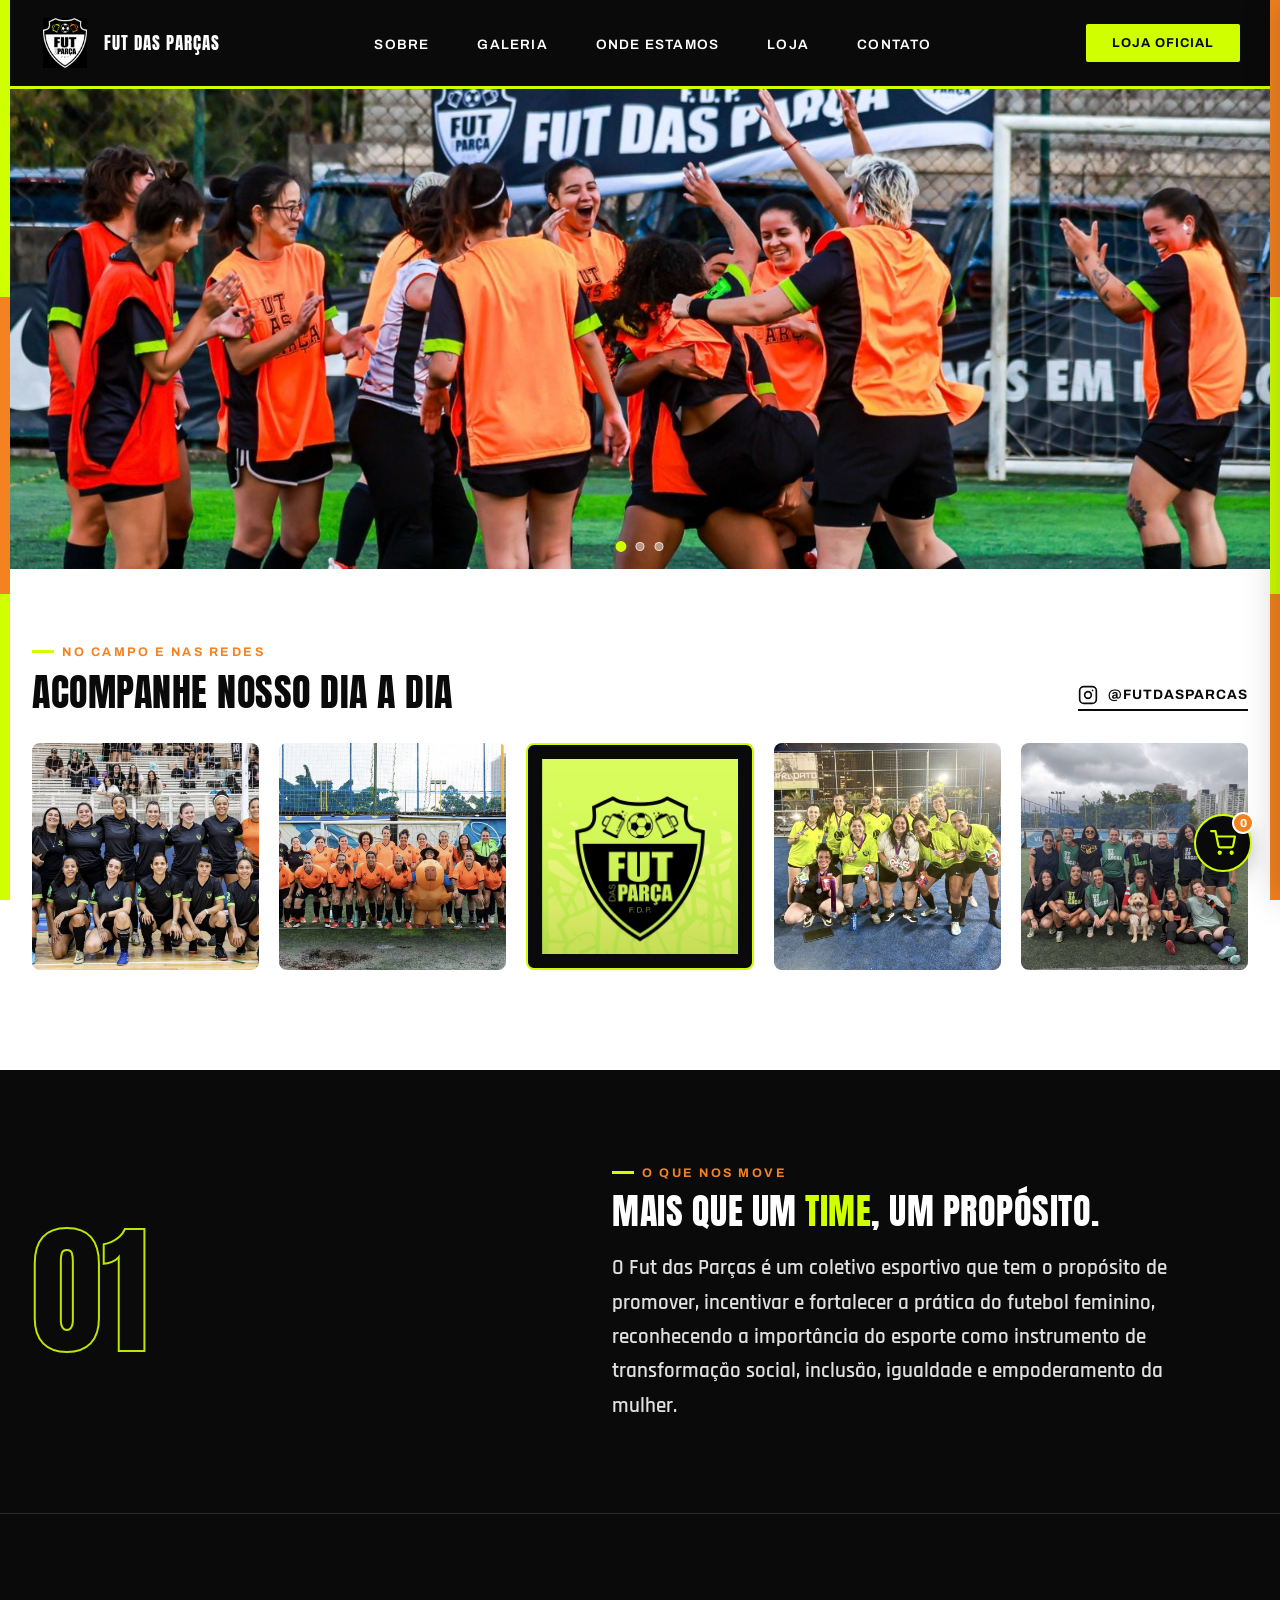
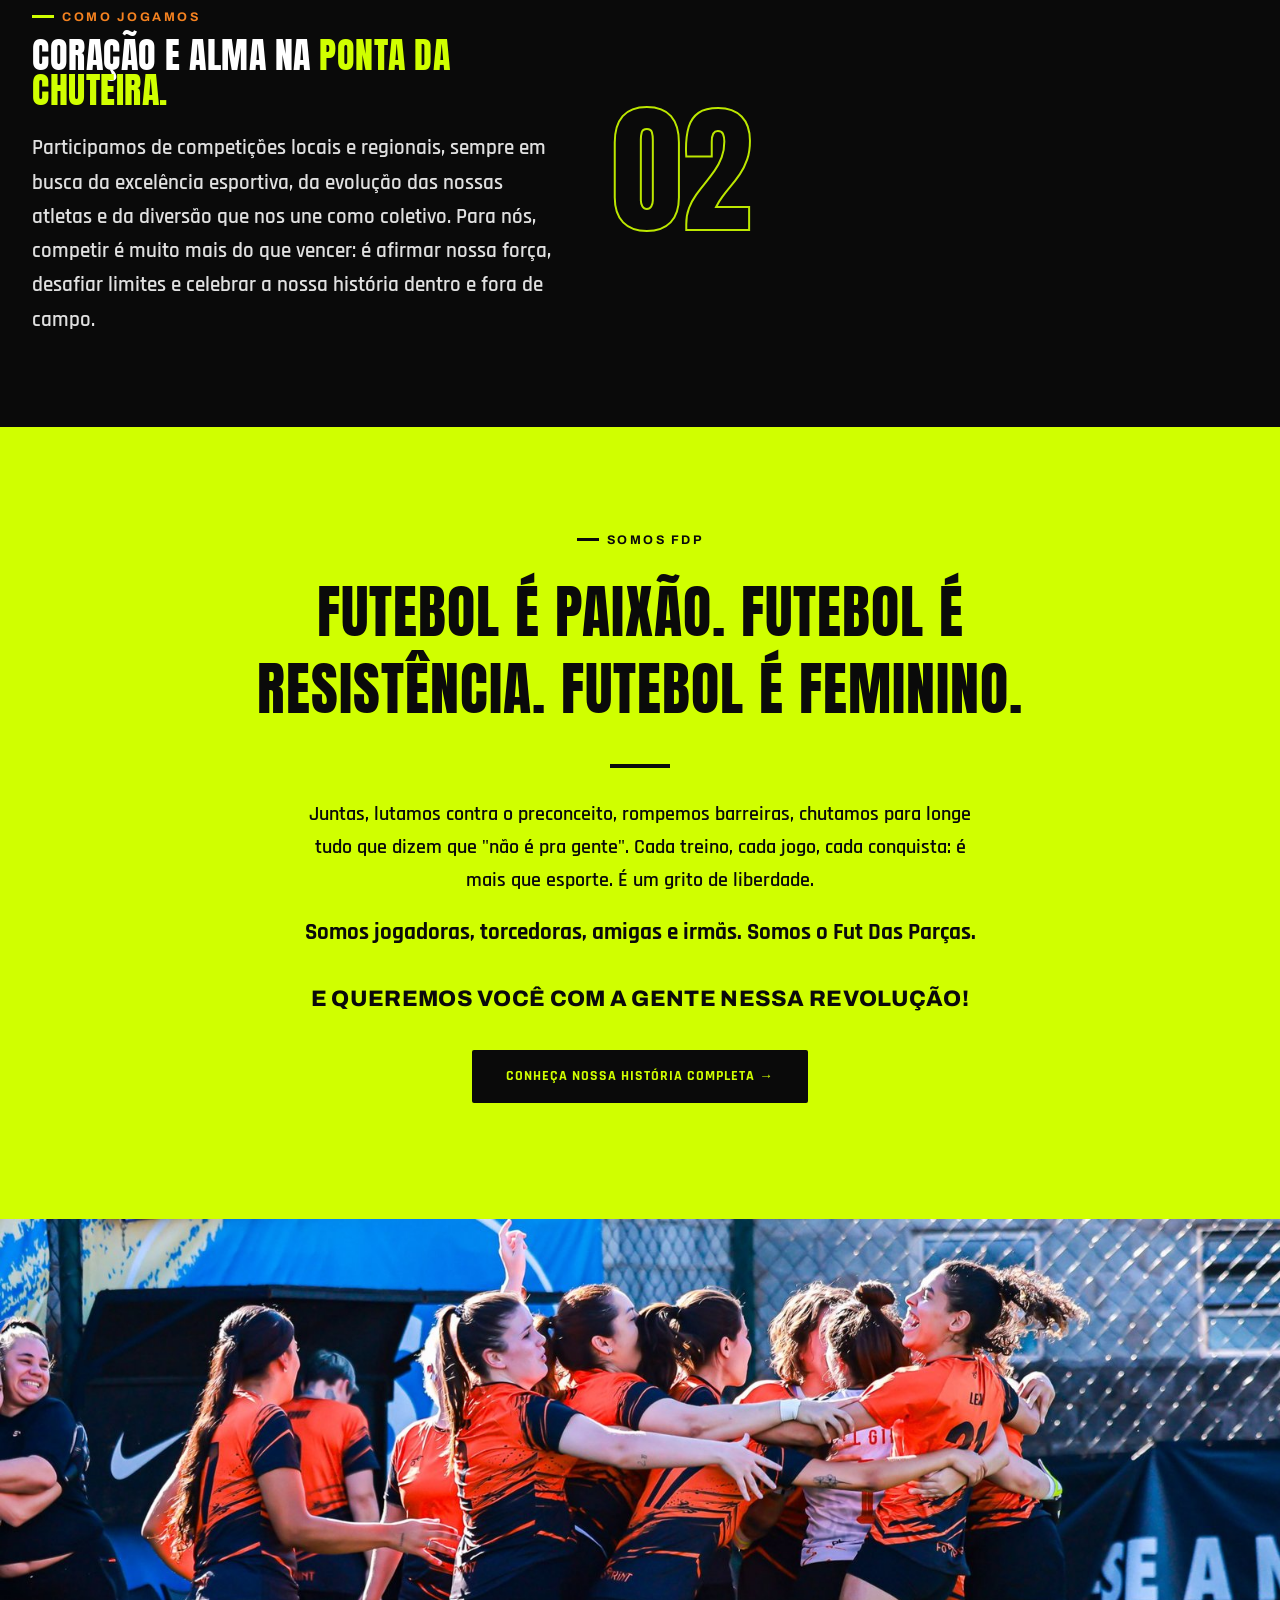
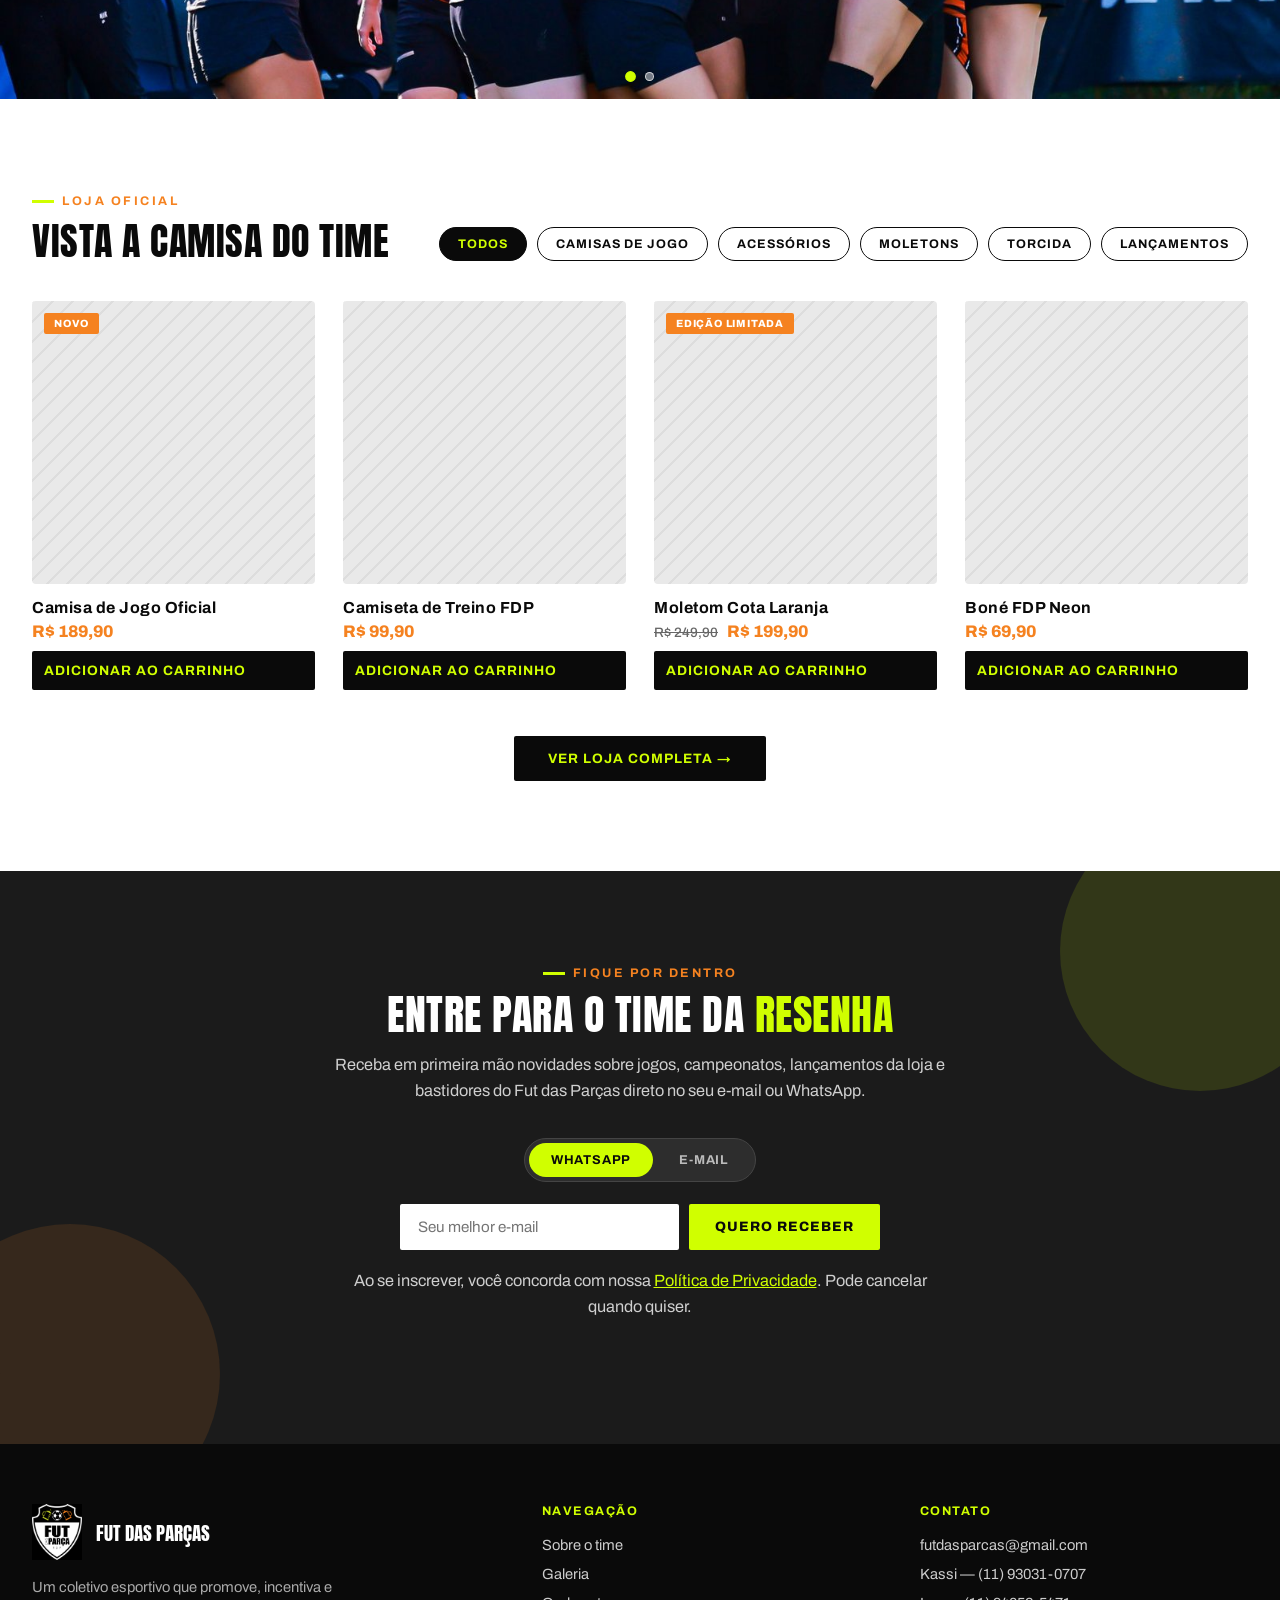
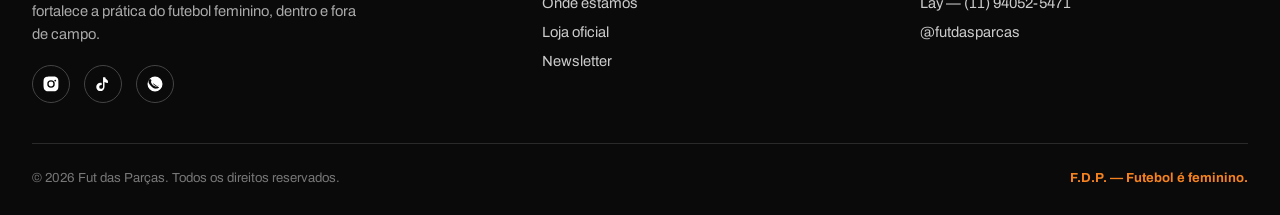
<file: index.html>
<!DOCTYPE html>
<html lang="pt-BR">
<head>
<meta charset="UTF-8">
<meta name="viewport" content="width=device-width, initial-scale=1.0">
<title>Fut das Parças | F.D.P.</title>
<link rel="icon" type="image/x-icon" href="assets/favicon.ico">
<link rel="icon" type="image/png" sizes="16x16" href="assets/favicon-16.png">
<link rel="icon" type="image/png" sizes="32x32" href="assets/favicon-32.png">
<link rel="icon" type="image/png" sizes="192x192" href="assets/favicon-192.png">
<link rel="apple-touch-icon" sizes="180x180" href="assets/apple-touch-icon.png">
<link rel="canonical" href="https://www.futdasparcas.com.br/">
<meta name="description" content="Fut das Parças (FDP) — clube feminino de futebol em São Paulo. Mais que um time, uma instituição.">
<meta property="og:title" content="Fut das Parças | F.D.P.">
<meta property="og:description" content="Clube feminino de futebol em São Paulo. Mais que um time, uma instituição.">
<meta property="og:url" content="https://www.futdasparcas.com.br/">
<meta property="og:type" content="website">
<link rel="preconnect" href="https://fonts.googleapis.com">
<link rel="preconnect" href="https://fonts.gstatic.com" crossorigin>
<link href="https://fonts.googleapis.com/css2?family=Anton&family=Archivo:ital,wght@0,400;0,500;0,600;0,700;0,800;1,400&family=Rajdhani:wght@400;500;600;700&display=swap" rel="stylesheet">
<style>
  :root{
    --branco:#ffffff;
    --preto:#0a0a0a;
    --grafite:#1b1b1b;
    --cinza:#666666;
    --cinza-claro:#e9e9e9;
    --neon:#d0ff00;
    --laranja:#f58220;
    --maxw:1280px;
  }

  *{margin:0;padding:0;box-sizing:border-box;}

  html{scroll-behavior:smooth;}

  body{
    font-family:'Archivo',sans-serif;
    color:var(--preto);
    background:var(--branco);
    -webkit-font-smoothing:antialiased;
    overflow-x:hidden;
  }

  h1,h2,h3,h4{
    font-family:'Anton',sans-serif;
    text-transform:uppercase;
    font-weight:400;
    letter-spacing:0.5px;
    line-height:1;
  }

  a{text-decoration:none;color:inherit;}
  ul{list-style:none;}
  img{display:block;max-width:100%;}
  button{font-family:inherit;cursor:pointer;border:none;}

  /* ---------- friso lateral neon ---------- */
  .frisos{
    position:fixed;
    top:0;
    bottom:0;
    width:10px;
    z-index:500;
    pointer-events:none;
  }
  .friso-esq{
    left:0;
    background:linear-gradient(180deg, var(--neon) 0%, var(--neon) 33%, var(--laranja) 33%, var(--laranja) 66%, var(--neon) 66%, var(--neon) 100%);
  }
  .friso-dir{
    right:0;
    background:linear-gradient(180deg, var(--laranja) 0%, var(--laranja) 33%, var(--neon) 33%, var(--neon) 66%, var(--laranja) 66%, var(--laranja) 100%);
  }

  .wrap{
    max-width:var(--maxw);
    margin:0 auto;
    padding:0 32px;
  }

  /* ---------- header ---------- */
  header{
    position:sticky;
    top:0;
    z-index:100;
    background:var(--preto);
    border-bottom:3px solid var(--neon);
  }
  .nav{
    display:flex;
    align-items:center;
    justify-content:space-between;
    gap:40px;
    padding:18px 40px;
    max-width:var(--maxw);
    margin:0 auto;
  }
  .nav-logo{
    display:flex;
    align-items:center;
    gap:14px;
    flex-shrink:0;
  }
  .nav-logo img{
    height:50px;
    width:50px;
    object-fit:contain;
    flex-shrink:0;
  }
  .nav-logo span{
    color:var(--branco);
    font-family:'Anton',sans-serif;
    font-size:1.05rem;
    letter-spacing:1px;
    white-space:nowrap;
  }
  .nav-links{
    display:flex;
    align-items:center;
    gap:44px;
    flex:1;
    justify-content:center;
  }
  .nav-links a{
    color:var(--branco);
    font-size:0.85rem;
    font-weight:600;
    letter-spacing:1.2px;
    text-transform:uppercase;
    position:relative;
    padding:8px 2px;
    transition:color .25s;
  }
  .nav-links a::after{
    content:"";
    position:absolute;
    left:0;bottom:0;
    width:0;height:2px;
    background:var(--neon);
    transition:width .25s;
  }
  .nav-links a:hover{color:var(--neon);}
  .nav-links a:hover::after{width:100%;}
  .nav-links a.ativo-nav{color:var(--neon);}
  .nav-links a.ativo-nav::after{width:100%;}

  .nav-cta{
    background:var(--neon);
    color:var(--preto);
    font-size:0.8rem;
    font-weight:700;
    letter-spacing:1px;
    text-transform:uppercase;
    padding:12px 26px;
    border-radius:2px;
    transition:transform .2s, background .2s;
    white-space:nowrap;
    flex-shrink:0;
  }
  .nav-cta:hover{background:var(--laranja); color:var(--branco); transform:translateY(-2px);}

  .nav-burger{
    display:none;
    flex-direction:column;
    gap:5px;
    background:none;
    padding:6px;
  }
  .nav-burger span{
    width:26px;height:3px;background:var(--branco);
  }

  /* ---------- banner placeholder ---------- */
  .banner-placeholder{
    width:100%;
    aspect-ratio:16/6;
    background:
      repeating-linear-gradient(135deg, var(--cinza-claro) 0 2px, transparent 2px 14px),
      var(--branco);
    border-bottom:1px solid #ddd;
    display:flex;
    align-items:center;
    justify-content:center;
  }
  .banner-placeholder span{
    font-family:'Archivo',sans-serif;
    font-weight:700;
    letter-spacing:2px;
    text-transform:uppercase;
    font-size:0.8rem;
    color:var(--cinza);
    background:var(--branco);
    padding:8px 18px;
    border:1.5px dashed #ccc;
  }

  /* ---------- carrossel do banner principal ---------- */
  .banner-carrossel{
    width:100%;
    aspect-ratio:16/6;
    position:relative;
    overflow:hidden;
    background:var(--preto);
  }
  .banner-carrossel .slide{
    position:absolute;
    inset:0;
    opacity:0;
    transition:opacity 1s ease;
  }
  .banner-carrossel .slide.ativo{
    opacity:1;
  }
  .banner-carrossel .slide img{
    width:100%;
    height:100%;
    object-fit:cover;
    display:block;
  }
  .banner-carrossel .slide-dots{
    position:absolute;
    bottom:18px;
    left:50%;
    transform:translateX(-50%);
    display:flex;
    gap:10px;
    z-index:5;
  }
  .banner-carrossel .slide-dot{
    width:9px;
    height:9px;
    border-radius:50%;
    background:rgba(255,255,255,0.45);
    border:1.5px solid rgba(255,255,255,0.7);
    cursor:pointer;
    padding:0;
    transition:background .2s, transform .2s;
  }
  .banner-carrossel .slide-dot.ativo{
    background:var(--neon);
    border-color:var(--neon);
    transform:scale(1.2);
  }

  /* ---------- seção genérica ---------- */
  section{
    padding:88px 0;
  }
  .eyebrow{
    display:inline-flex;
    align-items:center;
    gap:8px;
    font-size:0.78rem;
    font-weight:700;
    letter-spacing:2.5px;
    text-transform:uppercase;
    color:var(--laranja);
    margin-bottom:14px;
  }
  .eyebrow::before{
    content:"";
    width:22px;height:3px;
    background:var(--neon);
  }

  /* ---------- galeria instagram ---------- */
  .galeria{
    padding:70px 0 100px;
  }
  .galeria-head{
    display:flex;
    align-items:flex-end;
    justify-content:space-between;
    margin-bottom:32px;
    flex-wrap:wrap;
    gap:16px;
  }
  .galeria-head h2{
    font-size:clamp(1.8rem, 3vw, 2.4rem);
  }
  .ig-link{
    display:inline-flex;
    align-items:center;
    gap:10px;
    font-weight:700;
    font-size:0.85rem;
    letter-spacing:1px;
    text-transform:uppercase;
    color:var(--preto);
    border-bottom:2px solid var(--preto);
    padding-bottom:4px;
    transition:color .2s, border-color .2s;
  }
  .ig-link:hover{color:var(--laranja); border-color:var(--laranja);}
  .ig-link svg{width:20px;height:20px;}

  .galeria .wrap{
    max-width:1440px;
  }
  .galeria-grid{
    display:grid;
    grid-template-columns:repeat(5, 1fr);
    gap:20px;
  }
  .galeria-item{
    position:relative;
    overflow:hidden;
    border-radius:8px;
    background:var(--grafite);
    aspect-ratio:1/1;
    transition:transform .3s ease;
  }
  .galeria-item:hover{
    transform:translateY(-4px);
  }
  .galeria-item img{
    width:100%;
    height:100%;
    object-fit:cover;
    display:block;
  }
  .galeria-item-escudo{
    border:2px solid var(--neon);
    background:var(--preto);
  }
  .galeria-item-escudo img{
    object-fit:contain;
    padding:14px;
  }

  /* ---------- institucional ---------- */
  .institucional{
    background:var(--preto);
    color:var(--branco);
    padding:0;
  }
  .inst-block{
    padding:90px 0;
    border-bottom:1px solid #2a2a2a;
  }
  .inst-block:last-child{border-bottom:none;}

  .inst-grid{
    display:grid;
    grid-template-columns:0.9fr 1.1fr;
    gap:60px;
    align-items:center;
  }
  .inst-grid.reverse .inst-num{order:2;}
  .inst-grid.reverse .inst-text{order:1;}

  .inst-num{
    font-family:'Anton',sans-serif;
    font-size:clamp(5rem, 11vw, 9rem);
    line-height:0.8;
    color:transparent;
    -webkit-text-stroke:2px var(--neon);
    opacity:0.9;
  }
  .inst-text h3{
    font-size:clamp(1.7rem, 2.8vw, 2.3rem);
    margin-bottom:22px;
    color:var(--branco);
  }
  .inst-text h3 span{color:var(--neon);}
  .inst-text p{
    font-family:'Rajdhani',sans-serif;
    font-weight:600;
    font-size:1.3rem;
    line-height:1.65;
    color:#e0e0e0;
    max-width:580px;
  }

  /* manifesto */
  .manifesto{
    background:var(--neon);
    color:var(--preto);
    padding:100px 0;
    text-align:center;
  }
  .manifesto .eyebrow{color:var(--preto); justify-content:center; margin-bottom:26px;}
  .manifesto .eyebrow::before{background:var(--preto);}
  .manifesto h2{
    font-size:clamp(2.2rem, 5vw, 3.6rem);
    line-height:1.35;
    letter-spacing:1px;
    margin:0 auto 36px;
    max-width:820px;
  }
  .manifesto p{
    font-family:'Rajdhani',sans-serif;
    max-width:680px;
    margin:0 auto 16px;
    font-size:1.25rem;
    font-weight:600;
    line-height:1.65;
  }
  .manifesto p.lead{
    font-weight:800;
    font-size:1.45rem;
  }
  .manifesto p.cta-line{
    margin-top:30px;
    font-family:'Archivo',sans-serif;
    font-weight:800;
    font-size:1.4rem;
    letter-spacing:0.3px;
    text-transform:uppercase;
    -webkit-font-smoothing:antialiased;
    text-rendering:optimizeLegibility;
  }
  .manifesto-divider{
    width:60px;height:4px;
    background:var(--preto);
    margin:30px auto;
  }

  /* ---------- DNA institucional (missão/visão/valores) ---------- */
  .dna{
    background:var(--preto);
    color:var(--branco);
    padding:90px 0;
    border-top:1px solid #2a2a2a;
  }
  .dna-head{margin-bottom:50px;}
  .dna-head h2{
    font-size:clamp(1.9rem, 3.2vw, 2.6rem);
    color:var(--branco);
  }
  .dna-grid{
    display:grid;
    grid-template-columns:1fr 1fr;
    gap:40px;
    margin-bottom:56px;
  }
  .dna-card{
    border-left:3px solid var(--neon);
    padding-left:26px;
  }
  .dna-card.laranja{border-left-color:var(--laranja);}
  .dna-card h4{
    font-family:'Archivo',sans-serif;
    font-weight:700;
    font-size:0.78rem;
    letter-spacing:2px;
    text-transform:uppercase;
    color:var(--neon);
    margin-bottom:14px;
  }
  .dna-card.laranja h4{color:var(--laranja);}
  .dna-card p{
    font-family:'Rajdhani',sans-serif;
    font-weight:600;
    font-size:1.15rem;
    line-height:1.6;
    color:#dadada;
  }
  .valores-label{
    font-size:0.78rem;
    font-weight:700;
    letter-spacing:2px;
    text-transform:uppercase;
    color:#888;
    margin-bottom:18px;
  }
  .valores-list{
    display:flex;
    flex-wrap:wrap;
    gap:14px;
  }
  .valores-list li{
    border:1.5px solid #333;
    border-radius:30px;
    padding:10px 22px;
    font-size:0.85rem;
    font-weight:700;
    letter-spacing:0.8px;
    text-transform:uppercase;
    transition:border-color .2s, color .2s;
  }
  .valores-list li:nth-child(odd){color:var(--neon); border-color:rgba(208,255,0,0.35);}
  .valores-list li:nth-child(even){color:var(--laranja); border-color:rgba(245,130,32,0.35);}

  /* ---------- garantimos (checklist) ---------- */
  .garantimos{
    background:var(--branco);
    padding:90px 0;
  }
  .garantimos-grid{
    display:grid;
    grid-template-columns:1fr 1fr;
    gap:60px;
    align-items:start;
  }
  .garantimos-text h2{
    font-size:clamp(1.9rem, 3.2vw, 2.6rem);
    margin-bottom:20px;
  }
  .garantimos-text p{
    font-family:'Rajdhani',sans-serif;
    font-weight:600;
    font-size:1.15rem;
    line-height:1.65;
    color:#444;
    margin-bottom:18px;
  }
  .garantimos-text .mensalidade{
    display:inline-flex;
    align-items:center;
    gap:10px;
    background:var(--preto);
    color:var(--neon);
    font-weight:700;
    font-size:0.85rem;
    letter-spacing:0.6px;
    text-transform:uppercase;
    padding:12px 20px;
    border-radius:2px;
    transition:background .2s, color .2s, transform .2s;
  }
  .garantimos-text .mensalidade:hover{
    background:var(--laranja);
    color:var(--branco);
    transform:translateY(-2px);
  }
  .checklist{
    display:flex;
    flex-direction:column;
    gap:18px;
  }
  .checklist li{
    display:flex;
    align-items:flex-start;
    gap:14px;
    font-family:'Rajdhani',sans-serif;
    font-weight:600;
    font-size:1.1rem;
  }
  .checklist .check-ico{
    flex-shrink:0;
    width:28px;height:28px;
    border-radius:50%;
    background:var(--neon);
    display:flex;
    align-items:center;
    justify-content:center;
    font-size:0.85rem;
    font-weight:900;
    color:var(--preto);
  }

  /* ---------- nossa cultura ---------- */
  .cultura{
    background:var(--laranja);
    color:var(--branco);
    padding:90px 0;
    text-align:center;
  }
  .cultura .eyebrow{color:var(--preto); justify-content:center; margin-bottom:28px;}
  .cultura .eyebrow::before{background:var(--preto);}
  .cultura-list{
    display:flex;
    flex-direction:column;
    gap:22px;
    max-width:780px;
    margin:0 auto 36px;
  }
  .cultura-list li{
    font-family:'Anton',sans-serif;
    font-size:clamp(1.3rem, 2.6vw, 1.9rem);
    text-transform:uppercase;
    line-height:1.3;
  }
  .cultura-final{
    font-family:'Rajdhani',sans-serif;
    font-weight:700;
    font-size:1.3rem;
    border-top:2px solid rgba(255,255,255,0.4);
    padding-top:28px;
    max-width:600px;
    margin:0 auto;
  }

  /* ---------- ser FDP ---------- */
  .ser-fdp{
    background:var(--grafite);
    color:var(--branco);
    padding:90px 0;
  }
  .ser-fdp-head{
    text-align:center;
    margin-bottom:50px;
  }
  .ser-fdp-head h2{
    font-size:clamp(1.9rem, 3.2vw, 2.6rem);
    color:var(--branco);
  }
  .ser-fdp-grid{
    display:grid;
    grid-template-columns:repeat(4, 1fr);
    gap:24px;
  }
  .ser-fdp-card{
    background:rgba(255,255,255,0.04);
    border:1px solid #333;
    border-radius:6px;
    padding:30px 24px;
    text-align:center;
    transition:border-color .2s, transform .2s;
  }
  .ser-fdp-card:hover{border-color:var(--neon); transform:translateY(-4px);}
  .ser-fdp-card .num{
    font-family:'Anton',sans-serif;
    font-size:2.2rem;
    color:transparent;
    -webkit-text-stroke:1.5px var(--laranja);
    display:block;
    margin-bottom:16px;
  }
  .ser-fdp-card p{
    font-family:'Rajdhani',sans-serif;
    font-weight:700;
    font-size:1.05rem;
    line-height:1.4;
    text-transform:uppercase;
    letter-spacing:0.3px;
  }

  /* ---------- hero genérico de página interna ---------- */
  .page-hero{
    background:var(--preto);
    color:var(--branco);
    padding:90px 0 70px;
    text-align:center;
    border-bottom:3px solid var(--neon);
  }
  .page-hero .eyebrow{justify-content:center; color:var(--neon);}
  .page-hero .eyebrow::before{background:var(--laranja);}
  .page-hero h1{
    font-size:clamp(2.1rem, 4.2vw, 3.2rem);
    color:var(--branco);
    margin-bottom:18px;
  }
  .page-hero p{
    font-family:'Rajdhani',sans-serif;
    font-weight:600;
    font-size:1.15rem;
    color:#ccc;
    max-width:620px;
    margin:0 auto;
  }

  .secao-modelo{
    background:var(--branco);
    padding:90px 0;
  }
  .secao-agenda{
    background:#f4f4f4;
    padding:90px 0;
  }
  .secao-mapa{
    background:var(--branco);
    padding:90px 0;
  }
  .secao-head{
    text-align:center;
    max-width:680px;
    margin:0 auto 50px;
  }
  .secao-head .eyebrow{justify-content:center;}
  .secao-head h2{
    font-size:clamp(1.8rem, 3vw, 2.4rem);
  }
  .secao-head p{
    font-family:'Rajdhani',sans-serif;
    font-weight:600;
    font-size:1.05rem;
    color:#555;
    margin-top:12px;
  }

  /* modelo de treino: recreativo x competitivo */
  .modelo-grid{
    display:grid;
    grid-template-columns:1fr 1fr;
    gap:30px;
  }
  .modelo-card{
    border:1.5px solid #e2e2e2;
    border-radius:8px;
    padding:36px 34px;
    background:var(--branco);
  }
  .modelo-card .barra{
    width:100%;height:5px;
    border-radius:4px;
    margin-bottom:26px;
  }
  .modelo-card.recreativo .barra{background:var(--neon);}
  .modelo-card.competitivo .barra{background:var(--laranja);}
  .modelo-card h3{
    font-size:1.5rem;
    margin-bottom:14px;
  }
  .modelo-card.competitivo h3{color:var(--laranja);}
  .modelo-card p.desc{
    font-family:'Rajdhani',sans-serif;
    font-weight:600;
    font-size:1.08rem;
    color:#444;
    line-height:1.6;
    margin-bottom:22px;
  }
  .modelo-list{
    display:flex;
    flex-direction:column;
    gap:12px;
  }
  .modelo-list li{
    display:flex;
    align-items:flex-start;
    gap:10px;
    font-family:'Rajdhani',sans-serif;
    font-weight:600;
    font-size:1rem;
    color:#222;
  }
  .modelo-list li::before{
    content:"✓";
    flex-shrink:0;
    font-weight:800;
    color:#8fb800;
  }
  .modelo-card.competitivo .modelo-list li::before{color:var(--laranja);}

  /* agenda */
  .agenda-grid{
    display:grid;
    grid-template-columns:1fr 1fr;
    gap:28px;
    max-width:760px;
    margin:0 auto;
  }
  .agenda-card{
    background:var(--preto);
    color:var(--branco);
    border-radius:8px;
    padding:30px;
    text-align:center;
    border-top:4px solid var(--neon);
  }
  .agenda-card:nth-child(2){border-top-color:var(--laranja);}
  .agenda-card .dia{
    font-family:'Anton',sans-serif;
    font-size:1.4rem;
    text-transform:uppercase;
    margin-bottom:10px;
  }
  .agenda-card .hora{
    font-family:'Rajdhani',sans-serif;
    font-weight:700;
    font-size:1.3rem;
    color:var(--neon);
    margin-bottom:8px;
  }
  .agenda-card:nth-child(2) .hora{color:var(--laranja);}
  .agenda-card .local{
    display:flex;
    align-items:center;
    justify-content:center;
    gap:6px;
    font-size:0.92rem;
    color:#ccc;
    margin-bottom:14px;
  }
  .agenda-card .tipo{
    display:inline-block;
    font-size:0.72rem;
    font-weight:700;
    letter-spacing:1px;
    text-transform:uppercase;
    padding:6px 14px;
    border-radius:20px;
    background:rgba(208,255,0,0.12);
    color:var(--neon);
  }
  .agenda-card:nth-child(2) .tipo{
    background:rgba(245,130,32,0.15);
    color:var(--laranja);
  }

  /* mapa */
  .mapa-section{
    text-align:center;
  }
  .mapa-frame{
    border-radius:10px;
    overflow:hidden;
    border:1.5px solid #e2e2e2;
    max-width:900px;
    margin:0 auto;
  }
  .mapa-frame iframe{
    width:100%;
    height:380px;
    border:0;
    display:block;
  }
  .mapa-endereco{
    margin-top:18px;
    font-family:'Rajdhani',sans-serif;
    font-weight:600;
    font-size:1rem;
    color:#555;
  }
  .mapa-endereco a{
    color:var(--laranja);
    font-weight:700;
    text-decoration:underline;
  }

  /* ---------- loja ---------- */
  .loja{
    padding:90px 0;
  }
  .loja-head{
    display:flex;
    justify-content:space-between;
    align-items:flex-end;
    flex-wrap:wrap;
    gap:20px;
    margin-bottom:40px;
  }
  .loja-head h2{
    font-size:clamp(1.8rem, 3vw, 2.4rem);
  }
  .colecoes{
    display:flex;
    gap:10px;
    flex-wrap:wrap;
  }
  .colecao-btn{
    background:var(--branco);
    border:1.5px solid var(--preto);
    color:var(--preto);
    font-size:0.78rem;
    font-weight:700;
    letter-spacing:1px;
    text-transform:uppercase;
    padding:9px 18px;
    border-radius:30px;
    transition:all .2s;
  }
  .colecao-btn.ativo{
    background:var(--preto);
    color:var(--neon);
    border-color:var(--preto);
  }
  .colecao-btn:hover{
    border-color:var(--laranja);
    color:var(--laranja);
  }
  .colecao-btn.ativo:hover{color:var(--neon);}

  .produtos-grid{
    display:grid;
    grid-template-columns:repeat(4, 1fr);
    gap:28px;
  }
  .produto-card{
    display:flex;
    flex-direction:column;
  }
  .produto-img{
    aspect-ratio:1/1;
    background:var(--cinza-claro);
    border-radius:4px;
    position:relative;
    overflow:hidden;
    margin-bottom:16px;
  }
  .produto-img::before{
    content:"";
    position:absolute;
    inset:0;
    background:repeating-linear-gradient(135deg, #ddd 0 2px, transparent 2px 14px);
  }
  .produto-badge{
    position:absolute;
    top:12px;left:12px;
    background:var(--laranja);
    color:var(--branco);
    font-size:0.65rem;
    font-weight:800;
    letter-spacing:0.8px;
    text-transform:uppercase;
    padding:5px 10px;
    border-radius:2px;
    z-index:2;
  }
  .produto-quick{
    position:absolute;
    bottom:0;left:0;right:0;
    background:var(--preto);
    color:var(--branco);
    text-align:center;
    font-size:0.75rem;
    font-weight:700;
    letter-spacing:1px;
    text-transform:uppercase;
    padding:12px;
    transform:translateY(100%);
    transition:transform .25s;
    z-index:2;
  }
  .produto-card:hover .produto-quick{transform:translateY(0);}
  .produto-info h4{
    font-family:'Archivo',sans-serif;
    text-transform:none;
    font-weight:700;
    font-size:1rem;
    margin-bottom:6px;
  }
  .produto-info .preco{
    color:var(--laranja);
    font-weight:800;
    font-size:1.05rem;
  }
  .produto-info .preco .de{
    color:var(--cinza);
    font-weight:500;
    text-decoration:line-through;
    font-size:0.85rem;
    margin-right:6px;
  }

  .loja-ver-mais{
    margin-top:46px;
    text-align:center;
  }
  .btn-ver-mais{
    display:inline-flex;
    align-items:center;
    gap:10px;
    background:var(--preto);
    color:var(--neon);
    font-weight:700;
    font-size:0.85rem;
    letter-spacing:1px;
    text-transform:uppercase;
    padding:15px 34px;
    border-radius:2px;
    transition:background .2s, transform .2s, color .2s;
  }
  .btn-ver-mais:hover{background:var(--laranja); color:var(--branco); transform:translateY(-2px);}

  .loja-empty-note{
    margin-top:46px;
    text-align:center;
    color:var(--cinza);
    font-size:0.9rem;
    border-top:1px dashed #ddd;
    padding-top:24px;
  }

  /* ---------- newsletter ---------- */
  .newsletter{
    background:var(--grafite);
    color:var(--branco);
    padding:90px 0;
    position:relative;
    overflow:hidden;
  }
  .newsletter::before{
    content:"";
    position:absolute;
    top:-60px; right:-60px;
    width:280px;height:280px;
    border-radius:50%;
    background:var(--neon);
    opacity:0.12;
  }
  .newsletter::after{
    content:"";
    position:absolute;
    bottom:-80px; left:-80px;
    width:300px;height:300px;
    border-radius:50%;
    background:var(--laranja);
    opacity:0.12;
  }
  .newsletter-inner{
    position:relative;
    z-index:2;
    text-align:center;
    max-width:680px;
    margin:0 auto;
  }
  .newsletter h2{
    font-size:clamp(1.8rem, 3.4vw, 2.6rem);
    margin-bottom:16px;
  }
  .newsletter h2 span{color:var(--neon);}
  .newsletter p{
    color:#cfcfcf;
    font-size:1.02rem;
    margin-bottom:34px;
    line-height:1.6;
  }
  .newsletter-toggle{
    display:inline-flex;
    background:rgba(255,255,255,0.08);
    border:1px solid #444;
    border-radius:30px;
    padding:4px;
    margin-bottom:22px;
    gap:4px;
  }
  .newsletter-toggle button{
    background:transparent;
    color:#bbb;
    font-size:0.8rem;
    font-weight:700;
    letter-spacing:0.8px;
    text-transform:uppercase;
    padding:10px 22px;
    border-radius:24px;
    transition:all .2s;
  }
  .newsletter-toggle button.ativo{
    background:var(--neon);
    color:var(--preto);
  }
  .newsletter-form{
    display:flex;
    gap:10px;
    max-width:480px;
    margin:0 auto 18px;
  }
  .newsletter-form input{
    flex:1;
    padding:15px 18px;
    border:none;
    border-radius:2px;
    font-family:inherit;
    font-size:0.95rem;
    background:var(--branco);
    color:var(--preto);
  }
  .newsletter-form input:focus{
    outline:3px solid var(--neon);
  }
  .newsletter-form button{
    background:var(--neon);
    color:var(--preto);
    font-weight:800;
    font-size:0.85rem;
    letter-spacing:1px;
    text-transform:uppercase;
    padding:0 26px;
    border-radius:2px;
    transition:background .2s, transform .2s;
    white-space:nowrap;
  }
  .newsletter-form button:hover{background:var(--laranja); color:var(--branco); transform:translateY(-2px);}
  .newsletter-fineprint{
    font-size:0.78rem;
    color:#999;
  }
  .newsletter-fineprint a{
    color:var(--neon);
    text-decoration:underline;
  }

  /* ---------- footer ---------- */
  footer{
    background:var(--preto);
    color:var(--branco);
    padding:60px 0 30px;
  }
  .footer-grid{
    display:grid;
    grid-template-columns:1.4fr 1fr 1fr;
    gap:50px;
    padding-bottom:40px;
    border-bottom:1px solid #2a2a2a;
  }
  .footer-brand{
    display:flex;
    align-items:center;
    gap:14px;
    margin-bottom:16px;
  }
  .footer-brand img{height:56px;}
  .footer-brand span{
    font-family:'Anton',sans-serif;
    font-size:1.2rem;
  }
  .footer-grid p{
    color:#aaa;
    font-size:0.92rem;
    line-height:1.6;
    max-width:340px;
  }
  .footer-col h5{
    font-family:'Archivo',sans-serif;
    font-weight:700;
    font-size:0.78rem;
    letter-spacing:1.5px;
    text-transform:uppercase;
    color:var(--neon);
    margin-bottom:18px;
  }
  .footer-col ul li{margin-bottom:12px;}
  .footer-col ul li a{
    color:#ccc;
    font-size:0.92rem;
    transition:color .2s;
  }
  .footer-col ul li a:hover{color:var(--laranja);}
  .footer-social{
    display:flex;
    gap:14px;
    margin-top:18px;
  }
  .footer-social a{
    width:38px;height:38px;
    border:1.5px solid #444;
    border-radius:50%;
    display:flex;
    align-items:center;
    justify-content:center;
    transition:border-color .2s, background .2s;
  }
  .footer-social a:hover{border-color:var(--neon); background:rgba(208,255,0,0.08);}
  .footer-social svg{width:18px;height:18px;fill:var(--branco);}

  .footer-bottom{
    display:flex;
    justify-content:space-between;
    align-items:center;
    padding-top:26px;
    flex-wrap:wrap;
    gap:10px;
  }
  .footer-bottom p{color:#777; font-size:0.82rem;}
  .footer-bottom .fdp-tag{
    color:var(--laranja);
    font-weight:700;
  }

  /* ---------- responsivo ---------- */
  @media(max-width:980px){
    .inst-grid{grid-template-columns:1fr; gap:30px;}
    .inst-grid.reverse .inst-num,
    .inst-grid.reverse .inst-text{order:initial;}
    .inst-num{font-size:4.5rem;}
    .produtos-grid{grid-template-columns:repeat(2, 1fr);}
    .footer-grid{grid-template-columns:1fr; gap:30px;}
    .dna-grid{grid-template-columns:1fr; gap:30px;}
    .garantimos-grid{grid-template-columns:1fr; gap:36px;}
    .ser-fdp-grid{grid-template-columns:repeat(2, 1fr);}
    .modelo-grid{grid-template-columns:1fr; gap:24px;}
    .galeria-grid{grid-template-columns:repeat(3, 1fr);}
  }

  @media(max-width:760px){
    .frisos{width:5px;}
    .nav{padding:14px 20px; gap:16px;}
    .nav-logo img{height:38px; width:38px;}
    .nav-logo span{font-size:0.85rem;}
    .nav-links{
      position:absolute;
      top:100%;left:0;right:0;
      background:var(--preto);
      flex-direction:column;
      align-items:flex-start;
      gap:0;
      padding:10px 0;
      border-top:1px solid #222;
      display:none;
    }
    .nav-links.open{display:flex;}
    .nav-links a{padding:14px 32px; width:100%;}
    .nav-burger{display:flex;}
    .nav-cta{display:none;}
    .wrap{padding:0 20px;}
    .produtos-grid{grid-template-columns:1fr 1fr; gap:18px;}
    section{padding:60px 0;}
    .inst-block{padding:60px 0;}
    .manifesto{padding:70px 0;}
    .newsletter-form{flex-direction:column;}
    .newsletter-form button{padding:15px;}
    .banner-carrossel{aspect-ratio:16/6;}
    .banner-carrossel .slide img{object-fit:cover;}
  }

  @media(max-width:480px){
    .produtos-grid{grid-template-columns:1fr 1fr;}
    .footer-bottom{flex-direction:column; align-items:flex-start;}
    .ser-fdp-grid{grid-template-columns:1fr;}
    .agenda-grid{grid-template-columns:1fr;}
    .galeria-grid{
      grid-template-columns:none;
      grid-auto-flow:column;
      grid-auto-columns:68%;
      gap:12px;
      overflow-x:auto;
      overflow-y:hidden;
      padding-bottom:14px;
      -webkit-overflow-scrolling:touch;
      scroll-snap-type:x mandatory;
      scrollbar-width:thin;
    }
    .galeria-grid::-webkit-scrollbar{height:5px;}
    .galeria-grid::-webkit-scrollbar-thumb{background:var(--cinza-claro); border-radius:10px;}
    .galeria-item{
      scroll-snap-align:start;
    }

    /* Números grandes ficam mais discretos em telas pequenas */
    .inst-num{font-size:3.2rem; opacity:0.6;}
    .inst-grid{gap:14px;}
    .inst-text h3{font-size:1.5rem; margin-bottom:14px;}
    .inst-text p{font-size:1.1rem;}

    /* Respiro geral menor entre seções no celular */
    section{padding:48px 0;}
    .inst-block{padding:44px 0;}
    .manifesto{padding:54px 0;}
    .dna,.garantimos,.cultura,.ser-fdp,.secao-modelo,.secao-agenda,.secao-mapa,.loja,.newsletter{padding:54px 0;}

    /* Cards e grids internos ganham mais espaço de respiro lateral */
    .dna-card{padding-left:18px;}
    .checklist li{font-size:1rem;}
    .garantimos-text .mensalidade{font-size:0.78rem; padding:11px 16px;}
    .valores-list li{padding:8px 16px; font-size:0.78rem;}

    .cultura-list li{font-size:1.15rem;}
    .cultura-final{font-size:1.1rem;}

    .ser-fdp-card{padding:24px 18px;}

    .modelo-card{padding:26px 22px;}
    .agenda-card{padding:24px;}

    .mapa-frame iframe{height:280px;}

    /* Banner carrossel: mesma proporção das fotos (16:6), sem cortar nem sobrar fundo */
    .banner-carrossel{aspect-ratio:16/6;}
    .banner-carrossel .slide img{object-fit:cover;}

    /* Botões grandes ficam confortáveis para toque */
    .btn-ver-mais,.nav-cta,.fdp-btn-finalizar,.fdp-btn-continuar{
      font-size:0.8rem;
      padding:13px 22px;
    }
    .produto-info .btn-ver-mais{
      font-size:0.7rem;
      padding:10px 8px;
      letter-spacing:0.4px;
    }
    .newsletter-toggle button{
      font-size:0.72rem;
      padding:9px 16px;
    }

    /* Carrossel de banner: bolinhas um pouco maiores para toque fácil */
    .banner-carrossel .slide-dot{width:10px; height:10px;}

    /* Carrinho lateral ocupa a tela toda corretamente em telas pequenas */
    .fdp-cart-drawer{max-width:100%;}
  }

/* === FDP CARRINHO === */
/* =====================================================================
   FDP CARRINHO — Estilos do ícone flutuante e painel lateral
   ===================================================================== */

.fdp-cart-icon {
  position: fixed;
  bottom: 28px;
  right: 28px;
  z-index: 900;
  width: 58px;
  height: 58px;
  border-radius: 50%;
  background: #0a0a0a;
  border: 2px solid #d0ff00;
  display: flex;
  align-items: center;
  justify-content: center;
  cursor: pointer;
  box-shadow: 0 6px 20px rgba(0,0,0,0.25);
  transition: transform .2s, background .2s;
}
.fdp-cart-icon:hover {
  transform: translateY(-3px);
  background: #f58220;
  border-color: #f58220;
}
.fdp-cart-icon svg {
  width: 26px;
  height: 26px;
  stroke: #d0ff00;
}
.fdp-cart-icon:hover svg {
  stroke: #ffffff;
}
.fdp-cart-badge {
  position: absolute;
  top: -4px;
  right: -4px;
  background: #f58220;
  color: #ffffff;
  font-size: 0.72rem;
  font-weight: 800;
  width: 22px;
  height: 22px;
  border-radius: 50%;
  display: flex;
  align-items: center;
  justify-content: center;
  border: 2px solid #ffffff;
}

.fdp-cart-overlay {
  position: fixed;
  inset: 0;
  background: rgba(0,0,0,0.5);
  z-index: 998;
  opacity: 0;
  pointer-events: none;
  transition: opacity .25s;
}
.fdp-cart-overlay.ativo {
  opacity: 1;
  pointer-events: auto;
}

.fdp-cart-drawer {
  position: fixed;
  top: 0;
  right: 0;
  bottom: 0;
  width: 100%;
  max-width: 420px;
  background: #ffffff;
  z-index: 999;
  display: flex;
  flex-direction: column;
  transform: translateX(100%);
  transition: transform .3s ease;
  box-shadow: -8px 0 30px rgba(0,0,0,0.15);
}
.fdp-cart-drawer.aberto {
  transform: translateX(0);
}

.fdp-cart-header {
  display: flex;
  align-items: center;
  justify-content: space-between;
  padding: 22px 24px;
  border-bottom: 1px solid #eee;
  background: #0a0a0a;
  color: #ffffff;
}
.fdp-cart-header h3 {
  font-family: 'Anton', sans-serif;
  text-transform: uppercase;
  font-size: 1.1rem;
  margin: 0;
  letter-spacing: 0.5px;
}
.fdp-cart-header h3 span {
  color: #d0ff00;
}
.fdp-cart-close {
  background: none;
  border: none;
  color: #ffffff;
  font-size: 1.6rem;
  line-height: 1;
  cursor: pointer;
  padding: 0;
}
.fdp-cart-close:hover {
  color: #f58220;
}

.fdp-cart-items {
  flex: 1;
  overflow-y: auto;
  padding: 20px 24px;
}

.fdp-cart-empty {
  text-align: center;
  color: #888;
  font-family: 'Rajdhani', sans-serif;
  font-weight: 600;
  font-size: 1.05rem;
  margin-top: 60px;
  line-height: 1.6;
}

.fdp-cart-item {
  display: flex;
  gap: 14px;
  padding: 18px 0;
  border-bottom: 1px solid #eee;
}
.fdp-cart-item-img {
  width: 72px;
  height: 72px;
  border-radius: 6px;
  overflow: hidden;
  background: #f4f4f4;
  flex-shrink: 0;
}
.fdp-cart-item-img img {
  width: 100%;
  height: 100%;
  object-fit: cover;
}
.fdp-cart-item-info {
  flex: 1;
}
.fdp-cart-item-title {
  font-weight: 700;
  font-size: 0.95rem;
  margin: 0 0 2px;
  color: #0a0a0a;
}
.fdp-cart-item-variant {
  font-size: 0.8rem;
  color: #888;
  margin: 0 0 4px;
}
.fdp-cart-item-price {
  font-weight: 800;
  color: #f58220;
  font-size: 0.9rem;
  margin: 0 0 8px;
}
.fdp-cart-item-qty {
  display: flex;
  align-items: center;
  gap: 10px;
}
.fdp-qty-btn {
  width: 26px;
  height: 26px;
  border-radius: 50%;
  border: 1.5px solid #ccc;
  background: #ffffff;
  font-weight: 700;
  cursor: pointer;
  display: flex;
  align-items: center;
  justify-content: center;
  transition: border-color .2s;
}
.fdp-qty-btn:hover {
  border-color: #0a0a0a;
}
.fdp-cart-item-qty span {
  font-weight: 700;
  min-width: 18px;
  text-align: center;
}
.fdp-remove-btn {
  background: none;
  border: none;
  color: #999;
  font-size: 0.75rem;
  text-decoration: underline;
  cursor: pointer;
  margin-left: auto;
}
.fdp-remove-btn:hover {
  color: #f58220;
}

.fdp-cart-footer {
  padding: 22px 24px;
  border-top: 1px solid #eee;
  background: #fafafa;
}
.fdp-cart-total-row {
  display: flex;
  justify-content: space-between;
  align-items: center;
  margin-bottom: 16px;
}
.fdp-cart-total-row span:first-child {
  font-weight: 700;
  font-size: 0.95rem;
  text-transform: uppercase;
  letter-spacing: 0.5px;
}
.fdp-cart-total-row span:last-child {
  font-weight: 800;
  font-size: 1.3rem;
  color: #0a0a0a;
}
.fdp-cart-footer-buttons {
  display: flex;
  flex-direction: column;
  gap: 10px;
}
.fdp-btn-continuar {
  display: block;
  text-align: center;
  background: #ffffff;
  border: 1.5px solid #0a0a0a;
  color: #0a0a0a;
  font-weight: 700;
  font-size: 0.85rem;
  letter-spacing: 0.8px;
  text-transform: uppercase;
  padding: 14px;
  border-radius: 2px;
  cursor: pointer;
  transition: background .2s, color .2s;
}
.fdp-btn-continuar:hover {
  background: #0a0a0a;
  color: #ffffff;
}
.fdp-btn-finalizar {
  display: block;
  text-align: center;
  background: #d0ff00;
  color: #0a0a0a;
  font-weight: 800;
  font-size: 0.85rem;
  letter-spacing: 0.8px;
  text-transform: uppercase;
  padding: 15px;
  border-radius: 2px;
  text-decoration: none;
  transition: background .2s, color .2s, transform .2s;
}
.fdp-btn-finalizar:hover {
  background: #f58220;
  color: #ffffff;
  transform: translateY(-2px);
}

@media (max-width: 480px) {
  .fdp-cart-drawer {
    max-width: 100%;
  }
  .fdp-cart-icon {
    bottom: 20px;
    right: 20px;
    width: 52px;
    height: 52px;
  }
}

</style>
</head>
<body>

<div class="frisos friso-esq"></div>
<div class="frisos friso-dir"></div>

<!-- ================= HEADER ================= -->
<header>
  <nav class="nav">
    <a href="index.html" class="nav-logo">
      <img src="[data-uri]" alt="Escudo Fut das Parças">
      <span>FUT DAS PARÇAS</span>
    </a>
    <ul class="nav-links" id="navLinks">
      <li><a href="sobre.html">Sobre</a></li>
      <li><a href="#galeria">Galeria</a></li>
      <li><a href="onde-estamos.html">Onde Estamos</a></li>
      <li><a href="loja.html">Loja</a></li>
      <li><a href="#contato-footer">Contato</a></li>
    </ul>
    <a href="loja.html" class="nav-cta">Loja Oficial</a>
    <button class="nav-burger" id="navBurger" aria-label="Abrir menu">
      <span></span><span></span><span></span>
    </button>
  </nav>
</header>

<!-- ================= BANNER (carrossel de fotos) ================= -->
<div class="banner-carrossel" id="bannerCarrossel">
  <div class="slide ativo">
    <img src="assets/banner-3.jpg" alt="Time Fut das Parças comemorando gol">
  </div>
  <div class="slide">
    <img src="assets/banner-2.jpg" alt="Time Fut das Parças em frente ao banner do clube">
  </div>
  <div class="slide">
    <img src="assets/banner-1.jpg" alt="Time Fut das Parças celebrando">
  </div>
  <div class="slide-dots">
    <button class="slide-dot ativo" data-slide="0" aria-label="Foto 1"></button>
    <button class="slide-dot" data-slide="1" aria-label="Foto 2"></button>
    <button class="slide-dot" data-slide="2" aria-label="Foto 3"></button>
  </div>
</div>

<!-- ================= GALERIA / INSTAGRAM ================= -->
<section class="galeria" id="galeria">
  <div class="wrap">
    <div class="galeria-head">
      <div>
        <span class="eyebrow">No campo e nas redes</span>
        <h2>Acompanhe nosso dia a dia</h2>
      </div>
      <a href="https://instagram.com/futdasparcas" target="_blank" rel="noopener" class="ig-link">
        <svg viewBox="0 0 24 24" fill="none" stroke="currentColor" stroke-width="2"><rect x="2" y="2" width="20" height="20" rx="5"/><circle cx="12" cy="12" r="4"/><circle cx="17.5" cy="6.5" r="1" fill="currentColor" stroke="none"/></svg>
        @futdasparcas
      </a>
    </div>
    <div class="galeria-grid">
      <div class="galeria-item">
        <a href="https://www.instagram.com/p/DXxSaoJkQhE/?img_index=1" target="_blank" rel="noopener" style="display:block; width:100%; height:100%;">
          <img src="assets/time-foto-1.jpg" alt="Time Fut das Parças - quadra">
        </a>
      </div>
      <div class="galeria-item">
        <a href="https://www.instagram.com/p/DVzIj6UES3r/?img_index=1" target="_blank" rel="noopener" style="display:block; width:100%; height:100%;">
          <img src="assets/time-foto-2.jpg" alt="Time Fut das Parças - campo laranja">
        </a>
      </div>
      <div class="galeria-item galeria-item-escudo">
        <a href="https://www.instagram.com/p/DH3XY7Zu4na/" target="_blank" rel="noopener" style="display:block; width:100%; height:100%;">
          <img src="assets/time-foto-3-escudo.jpg" alt="Escudo Fut das Parças">
        </a>
      </div>
      <div class="galeria-item">
        <a href="https://www.instagram.com/p/DSC7zAVEU4A/?img_index=1" target="_blank" rel="noopener" style="display:block; width:100%; height:100%;">
          <img src="assets/time-foto-4.jpg" alt="Time Fut das Parças - medalhas">
        </a>
      </div>
      <div class="galeria-item">
        <a href="https://www.instagram.com/p/DX9hPQpkXJ7/" target="_blank" rel="noopener" style="display:block; width:100%; height:100%;">
          <img src="assets/time-foto-5.jpg" alt="Time Fut das Parças - com o mascote">
        </a>
      </div>
    </div>
  </div>
</section>

<!-- ================= SOBRE (resumo) ================= -->
<section class="institucional" id="sobre">

  <div class="inst-block">
    <div class="wrap inst-grid">
      <div class="inst-num">01</div>
      <div class="inst-text">
        <span class="eyebrow">O que nos move</span>
        <h3>Mais que um <span>time</span>, um propósito.</h3>
        <p>O Fut das Parças é um coletivo esportivo que tem o propósito de promover, incentivar e fortalecer a prática do futebol feminino, reconhecendo a importância do esporte como instrumento de transformação social, inclusão, igualdade e empoderamento da mulher.</p>
      </div>
    </div>
  </div>

  <div class="inst-block">
    <div class="wrap inst-grid reverse">
      <div class="inst-text">
        <span class="eyebrow">Como jogamos</span>
        <h3>Coração e alma na <span>ponta da chuteira.</span></h3>
        <p>Participamos de competições locais e regionais, sempre em busca da excelência esportiva, da evolução das nossas atletas e da diversão que nos une como coletivo. Para nós, competir é muito mais do que vencer: é afirmar nossa força, desafiar limites e celebrar a nossa história dentro e fora de campo.</p>
      </div>
      <div class="inst-num">02</div>
    </div>
  </div>

</section>

<!-- ================= MANIFESTO ================= -->
<section class="manifesto">
  <div class="wrap">
    <span class="eyebrow">Somos FDP</span>
    <h2>Futebol é paixão. Futebol é resistência. Futebol é feminino.</h2>
    <div class="manifesto-divider"></div>
    <p>Juntas, lutamos contra o preconceito, rompemos barreiras, chutamos para longe tudo que dizem que "não é pra gente". Cada treino, cada jogo, cada conquista: é mais que esporte. É um grito de liberdade.</p>
    <p class="lead">Somos jogadoras, torcedoras, amigas e irmãs. Somos o Fut Das Parças.</p>
    <p class="cta-line">E queremos você com a gente nessa revolução!</p>
    <p style="margin-top:32px;"><a href="sobre.html" class="btn-ver-mais" style="background:var(--preto); color:var(--neon);">Conheça nossa história completa →</a></p>
  </div>
</section>

<!-- ================= BANNER 2 (carrossel de fotos) ================= -->
<div class="banner-carrossel" id="bannerCarrossel2">
  <div class="slide ativo">
    <img src="assets/banner2-1.jpg" alt="Time Fut das Parças comemorando abraçadas">
  </div>
  <div class="slide">
    <img src="assets/banner2-2.jpg" alt="Time Fut das Parças posado em campo">
  </div>
  <div class="slide-dots">
    <button class="slide-dot ativo" data-slide="0" aria-label="Foto 1"></button>
    <button class="slide-dot" data-slide="1" aria-label="Foto 2"></button>
  </div>
</div>

<!-- ================= LOJA ================= -->
<section class="loja" id="loja">
  <div class="wrap">
    <div class="loja-head">
      <div>
        <span class="eyebrow">Loja oficial</span>
        <h2>Vista a camisa do time</h2>
      </div>
      <div class="colecoes">
        <button class="colecao-btn ativo">Todos</button>
        <button class="colecao-btn">Camisas de Jogo</button>
        <button class="colecao-btn">Acessórios</button>
        <button class="colecao-btn">Moletons</button>
        <button class="colecao-btn">Torcida</button>
        <button class="colecao-btn">Lançamentos</button>
      </div>
    </div>

    <div class="produtos-grid">

      <div class="produto-card">
        <div class="produto-img">
          <span class="produto-badge">Novo</span>
          <div class="produto-quick">Ver produto</div>
        </div>
        <div class="produto-info">
          <h4>Camisa de Jogo Oficial</h4>
          <p class="preco">R$ 189,90</p>
        <button class="btn-ver-mais" style="width:100%; margin-top:10px; border:none; cursor:pointer; padding:12px;" data-variant-id="gid://shopify/ProductVariant/PLACEHOLDER_001" onclick="fdpAddToCartAndOpen(this.dataset.variantId, 1, this)">Adicionar ao carrinho</button>
        </div>
      </div>

      <div class="produto-card">
        <div class="produto-img">
          <div class="produto-quick">Ver produto</div>
        </div>
        <div class="produto-info">
          <h4>Camiseta de Treino FDP</h4>
          <p class="preco">R$ 99,90</p>
        <button class="btn-ver-mais" style="width:100%; margin-top:10px; border:none; cursor:pointer; padding:12px;" data-variant-id="gid://shopify/ProductVariant/PLACEHOLDER_002" onclick="fdpAddToCartAndOpen(this.dataset.variantId, 1, this)">Adicionar ao carrinho</button>
        </div>
      </div>

      <div class="produto-card">
        <div class="produto-img">
          <span class="produto-badge">Edição limitada</span>
          <div class="produto-quick">Ver produto</div>
        </div>
        <div class="produto-info">
          <h4>Moletom Cota Laranja</h4>
          <p class="preco"><span class="de">R$ 249,90</span> R$ 199,90</p>
        <button class="btn-ver-mais" style="width:100%; margin-top:10px; border:none; cursor:pointer; padding:12px;" data-variant-id="gid://shopify/ProductVariant/PLACEHOLDER_003" onclick="fdpAddToCartAndOpen(this.dataset.variantId, 1, this)">Adicionar ao carrinho</button>
        </div>
      </div>

      <div class="produto-card">
        <div class="produto-img">
          <div class="produto-quick">Ver produto</div>
        </div>
        <div class="produto-info">
          <h4>Boné FDP Neon</h4>
          <p class="preco">R$ 69,90</p>
        <button class="btn-ver-mais" style="width:100%; margin-top:10px; border:none; cursor:pointer; padding:12px;" data-variant-id="gid://shopify/ProductVariant/PLACEHOLDER_004" onclick="fdpAddToCartAndOpen(this.dataset.variantId, 1, this)">Adicionar ao carrinho</button>
        </div>
      </div>

    </div>

    <p class="loja-ver-mais"><a href="loja.html" class="btn-ver-mais">Ver loja completa →</a></p>
  </div>
</section>

<!-- ================= NEWSLETTER ================= -->
<section class="newsletter" id="newsletter">
  <div class="wrap newsletter-inner">
    <span class="eyebrow">Fique por dentro</span>
    <h2>Entre para o time da <span>resenha</span></h2>
    <p>Receba em primeira mão novidades sobre jogos, campeonatos, lançamentos da loja e bastidores do Fut das Parças direto no seu e-mail ou WhatsApp.</p>

    <div class="newsletter-toggle" id="newsletterToggle">
      <button type="button" class="ativo" data-tipo="whatsapp">WhatsApp</button>
      <button type="button" data-tipo="email">E-mail</button>
    </div>

    <form class="newsletter-form" id="newsletterForm" onsubmit="event.preventDefault(); this.querySelector('button[type=submit]').textContent='Inscrita! ✓';">
      <input type="email" id="newsletterInput" placeholder="Seu melhor e-mail" required>
      <button type="submit">Quero receber</button>
    </form>
    <p class="newsletter-fineprint">Ao se inscrever, você concorda com nossa <a href="#">Política de Privacidade</a>. Pode cancelar quando quiser.</p>
  </div>
</section>

<!-- ================= FOOTER ================= -->
<footer>
  <div class="wrap">
    <div class="footer-grid">
      <div>
        <div class="footer-brand">
          <img src="[data-uri]" alt="Escudo Fut das Parças">
          <span>FUT DAS PARÇAS</span>
        </div>
        <p>Um coletivo esportivo que promove, incentiva e fortalece a prática do futebol feminino, dentro e fora de campo.</p>
        <div class="footer-social">
          <a href="https://instagram.com/futdasparcas" target="_blank" rel="noopener" aria-label="Instagram">
            <svg viewBox="0 0 24 24"><path d="M12 2c2.7 0 3.06.01 4.12.06 1.06.05 1.78.22 2.41.46.66.26 1.18.6 1.7 1.12.52.52.86 1.04 1.12 1.7.24.63.41 1.35.46 2.41.05 1.06.06 1.42.06 4.12s-.01 3.06-.06 4.12c-.05 1.06-.22 1.78-.46 2.41-.26.66-.6 1.18-1.12 1.7-.52.52-1.04.86-1.7 1.12-.63.24-1.35.41-2.41.46-1.06.05-1.42.06-4.12.06s-3.06-.01-4.12-.06c-1.06-.05-1.78-.22-2.41-.46-.66-.26-1.18-.6-1.7-1.12-.52-.52-.86-1.04-1.12-1.7-.24-.63-.41-1.35-.46-2.41C2.01 15.06 2 14.7 2 12s.01-3.06.06-4.12c.05-1.06.22-1.78.46-2.41.26-.66.6-1.18 1.12-1.7.52-.52 1.04-.86 1.7-1.12.63-.24 1.35-.41 2.41-.46C8.94 2.01 9.3 2 12 2zm0 5a5 5 0 100 10 5 5 0 000-10zm0 8.2a3.2 3.2 0 110-6.4 3.2 3.2 0 010 6.4zm5.65-8.97a1.2 1.2 0 100 2.4 1.2 1.2 0 000-2.4z"/></svg>
          </a>
          <a href="https://tiktok.com/@futdasparcas" target="_blank" rel="noopener" aria-label="TikTok">
            <svg viewBox="0 0 24 24"><path d="M16.6 5.82c-.96-.66-1.55-1.74-1.6-2.92h-2.95v13.04c0 1.4-1.13 2.53-2.53 2.53a2.53 2.53 0 01-2.53-2.53c0-1.4 1.13-2.53 2.53-2.53.27 0 .53.04.77.12v-3.01a5.5 5.5 0 00-.77-.05A5.5 5.5 0 003 15.99a5.5 5.5 0 005.5 5.5 5.5 5.5 0 005.5-5.5V9.2a8.1 8.1 0 004.6 1.41V7.65a4.95 4.95 0 01-2-1.83z"/></svg>
          </a>
          <a href="https://wa.me/5511930310707" target="_blank" rel="noopener" aria-label="WhatsApp">
            <svg viewBox="0 0 24 24"><path d="M17.5 14.4c-.3-.1-1.7-.8-1.9-.9-.3-.1-.5-.1-.7.1-.2.2-.7.9-.9 1.1-.2.2-.3.2-.6.1-.3-.1-1.3-.5-2.4-1.5-.9-.8-1.5-1.8-1.7-2.1-.2-.3 0-.5.1-.6.1-.1.7-.8.8-1 .1-.2 0-.4 0-.6 0-.1-.6-1.5-.8-2-.2-.5-.4-.4-.6-.4h-.5c-.2 0-.5.1-.7.3-.2.2-.9.9-.9 2.1 0 1.2.9 2.4 1 2.6.1.1 1.4 2.2 3.5 3.1 2 .9 2 .6 2.4.6.4 0 1.3-.5 1.4-1 .2-.5.2-1 .1-1.1 0-.1-.1-.2-.4-.3zM12 2a10 10 0 100 20 10 10 0 000-20zm5.5 14.6c-.7.7-2.6 1.4-3.3 1.5-.6.1-2.6.4-5-1.1-2.9-1.8-4.8-5-4.9-5.3-.1-.3-1-1.7-1-3.2s.8-2.3 1.1-2.6c.3-.3.7-.4.9-.4h.7c.2 0 .5 0 .7.5.3.7.9 2.2 1 2.4.1.2.1.4 0 .6-.1.2-.2.4-.3.5z"/></svg>
          </a>
        </div>
      </div>

      <div class="footer-col">
        <h5>Navegação</h5>
        <ul>
          <li><a href="sobre.html">Sobre o time</a></li>
          <li><a href="#galeria">Galeria</a></li>
          <li><a href="onde-estamos.html">Onde estamos</a></li>
          <li><a href="loja.html">Loja oficial</a></li>
          <li><a href="#newsletter">Newsletter</a></li>
        </ul>
      </div>

      <div class="footer-col" id="contato-footer">
        <h5>Contato</h5>
        <ul>
          <li><a href="mailto:futdasparcas@gmail.com">futdasparcas@gmail.com</a></li>
          <li><a href="https://wa.me/5511930310707" target="_blank" rel="noopener">Kassi — (11) 93031-0707</a></li>
          <li><a href="https://wa.me/5511940525471" target="_blank" rel="noopener">Lay — (11) 94052-5471</a></li>
          <li><a href="https://instagram.com/futdasparcas" target="_blank" rel="noopener">@futdasparcas</a></li>
        </ul>
      </div>
    </div>

    <div class="footer-bottom">
      <p>© 2026 Fut das Parças. Todos os direitos reservados.</p>
      <p class="fdp-tag">F.D.P. — Futebol é feminino.</p>
    </div>
  </div>
</footer>

<script>
  const burger = document.getElementById('navBurger');
  const links = document.getElementById('navLinks');
  burger.addEventListener('click', () => links.classList.toggle('open'));

  // Carrossel de fotos (reutilizável para qualquer banner com essa estrutura)
  function iniciarCarrossel(id, intervaloMs){
    const carrossel = document.getElementById(id);
    if (!carrossel) return;
    const slides = carrossel.querySelectorAll('.slide');
    const dots = carrossel.querySelectorAll('.slide-dot');
    if (!slides.length) return;
    let atual = 0;
    let intervalo;

    function irPara(index){
      slides[atual].classList.remove('ativo');
      dots[atual].classList.remove('ativo');
      atual = index;
      slides[atual].classList.add('ativo');
      dots[atual].classList.add('ativo');
    }

    function proximo(){
      irPara((atual + 1) % slides.length);
    }

    function iniciarAutoplay(){
      intervalo = setInterval(proximo, intervaloMs);
    }

    dots.forEach((dot, i) => {
      dot.addEventListener('click', () => {
        clearInterval(intervalo);
        irPara(i);
        iniciarAutoplay();
      });
    });

    iniciarAutoplay();
  }

  iniciarCarrossel('bannerCarrossel', 5000);
  iniciarCarrossel('bannerCarrossel2', 5000);

  document.querySelectorAll('.colecao-btn').forEach(btn => {
    btn.addEventListener('click', () => {
      document.querySelectorAll('.colecao-btn').forEach(b => b.classList.remove('ativo'));
      btn.classList.add('ativo');
    });
  });

  const toggleBtns = document.querySelectorAll('#newsletterToggle button');
  const newsletterInput = document.getElementById('newsletterInput');
  toggleBtns.forEach(btn => {
    btn.addEventListener('click', () => {
      toggleBtns.forEach(b => b.classList.remove('ativo'));
      btn.classList.add('ativo');
      if(btn.dataset.tipo === 'whatsapp'){
        newsletterInput.type = 'tel';
        newsletterInput.placeholder = 'Seu WhatsApp com DDD';
      } else {
        newsletterInput.type = 'email';
        newsletterInput.placeholder = 'Seu melhor e-mail';
      }
      newsletterInput.value = '';
    });
  });
</script>



<!--
=====================================================================
FDP CARRINHO — Snippet HTML do ícone flutuante + painel lateral
=====================================================================
Cole este bloco UMA VEZ em cada página do site, logo antes do </body>.
Ele precisa estar presente em TODAS as páginas (Home, Sobre, Onde
Estamos, Loja, página de produto) para o carrinho funcionar em
qualquer lugar que a pessoa esteja navegando.
===================================================================== -->

<!-- Ícone flutuante do carrinho -->
<div class="fdp-cart-icon" id="fdpCartIcon">
  <svg viewBox="0 0 24 24" fill="none" stroke-width="2" stroke-linecap="round" stroke-linejoin="round">
    <circle cx="9" cy="21" r="1"></circle>
    <circle cx="20" cy="21" r="1"></circle>
    <path d="M1 1h4l2.68 13.39a2 2 0 0 0 2 1.61h9.72a2 2 0 0 0 2-1.61L23 6H6"></path>
  </svg>
  <span class="fdp-cart-badge" id="fdpCartCount">0</span>
</div>

<!-- Fundo escurecido (overlay) -->
<div class="fdp-cart-overlay" id="fdpCartOverlay"></div>

<!-- Painel lateral do carrinho -->
<div class="fdp-cart-drawer" id="fdpCartDrawer">
  <div class="fdp-cart-header">
    <h3>Seu <span>carrinho</span></h3>
    <button class="fdp-cart-close" id="fdpCartCloseBtn" aria-label="Fechar carrinho">&times;</button>
  </div>

  <div class="fdp-cart-items" id="fdpCartItems">
    <p class="fdp-cart-empty">Seu carrinho está vazio.<br>Que tal dar uma olhada nos produtos do time?</p>
  </div>

  <div class="fdp-cart-footer">
    <div class="fdp-cart-total-row">
      <span>Total</span>
      <span id="fdpCartTotal"></span>
    </div>
    <div class="fdp-cart-footer-buttons">
      <button class="fdp-btn-continuar" id="fdpCartContinueBtn">Continuar comprando</button>
      <a href="#" class="fdp-btn-finalizar" id="fdpCartCheckoutBtn" style="display:none;">Finalizar compra →</a>
    </div>
  </div>
</div>

<!-- Scripts do carrinho (mantenha esta ordem: CSS já deve estar no <head>, JS vai aqui no final) -->

<script>
/* =====================================================================
   FDP CARRINHO — Integração com Shopify Storefront API
   =====================================================================
   O que este arquivo faz:
   - Cria e mantém um carrinho de compras real na Shopify (via Storefront API)
   - Guarda o ID do carrinho no navegador do cliente (localStorage), então o
     carrinho persiste entre páginas e mesmo se a pessoa fechar e voltar
   - Mostra um painel lateral (drawer) com os itens, permitindo continuar
     navegando ou ir direto pro checkout seguro da Shopify

   CONFIGURAÇÃO OBRIGATÓRIA — troque os valores abaixo pelos da sua loja:
   ===================================================================== */

const FDP_SHOPIFY_CONFIG = {
  // Domínio da sua loja Shopify (ex: "fut-das-parcas.myshopify.com")
  dominio: "SUA-LOJA.myshopify.com",

  // Storefront Access Token (NÃO é a senha do admin — veja o guia para gerar)
  storefrontToken: "SEU_STOREFRONT_ACCESS_TOKEN_AQUI",

  // Versão da API (mantenha atualizado a cada alguns meses)
  apiVersion: "2026-01",
};

/* ===================================================================== */

const FDP_CART_KEY = "fdp_cart_id";

function fdpGraphQL(query, variables = {}) {
  const url = `https://${FDP_SHOPIFY_CONFIG.dominio}/api/${FDP_SHOPIFY_CONFIG.apiVersion}/graphql.json`;
  return fetch(url, {
    method: "POST",
    headers: {
      "Content-Type": "application/json",
      "X-Shopify-Storefront-Access-Token": FDP_SHOPIFY_CONFIG.storefrontToken,
    },
    body: JSON.stringify({ query, variables }),
  }).then((res) => res.json());
}

const FDP_CART_FRAGMENT = `
  fragment FdpCartFragment on Cart {
    id
    checkoutUrl
    totalQuantity
    cost {
      totalAmount { amount currencyCode }
    }
    lines(first: 100) {
      edges {
        node {
          id
          quantity
          merchandise {
            ... on ProductVariant {
              id
              title
              price { amount currencyCode }
              image { url altText }
              product { title handle }
            }
          }
        }
      }
    }
  }
`;

async function fdpCreateCart() {
  const query = `
    mutation FdpCartCreate {
      cartCreate {
        cart { ...FdpCartFragment }
        userErrors { field message }
      }
    }
    ${FDP_CART_FRAGMENT}
  `;
  const data = await fdpGraphQL(query);
  const cart = data?.data?.cartCreate?.cart;
  if (cart) {
    localStorage.setItem(FDP_CART_KEY, cart.id);
  }
  return cart;
}

async function fdpGetCart() {
  const cartId = localStorage.getItem(FDP_CART_KEY);
  if (!cartId) return null;

  const query = `
    query FdpGetCart($id: ID!) {
      cart(id: $id) { ...FdpCartFragment }
    }
    ${FDP_CART_FRAGMENT}
  `;
  const data = await fdpGraphQL(query, { id: cartId });
  const cart = data?.data?.cart;
  if (!cart) {
    // Carrinho expirou ou não existe mais (carrinhos abandonados expiram em 30 dias)
    localStorage.removeItem(FDP_CART_KEY);
  }
  return cart;
}

async function fdpEnsureCart() {
  let cart = await fdpGetCart();
  if (!cart) {
    cart = await fdpCreateCart();
  }
  return cart;
}

async function fdpAddToCart(variantId, quantity = 1) {
  const cart = await fdpEnsureCart();

  const query = `
    mutation FdpCartLinesAdd($cartId: ID!, $lines: [CartLineInput!]!) {
      cartLinesAdd(cartId: $cartId, lines: $lines) {
        cart { ...FdpCartFragment }
        userErrors { field message }
      }
    }
    ${FDP_CART_FRAGMENT}
  `;
  const variables = {
    cartId: cart.id,
    lines: [{ merchandiseId: variantId, quantity }],
  };
  const data = await fdpGraphQL(query, variables);
  const result = data?.data?.cartLinesAdd;

  if (result?.userErrors?.length) {
    console.error("FDP Carrinho — erro ao adicionar item:", result.userErrors);
    return null;
  }

  return result?.cart;
}

async function fdpUpdateLineQuantity(lineId, quantity) {
  const cart = await fdpEnsureCart();

  const query = `
    mutation FdpCartLinesUpdate($cartId: ID!, $lines: [CartLineUpdateInput!]!) {
      cartLinesUpdate(cartId: $cartId, lines: $lines) {
        cart { ...FdpCartFragment }
        userErrors { field message }
      }
    }
    ${FDP_CART_FRAGMENT}
  `;
  const variables = {
    cartId: cart.id,
    lines: [{ id: lineId, quantity }],
  };
  const data = await fdpGraphQL(query, variables);
  return data?.data?.cartLinesUpdate?.cart;
}

async function fdpRemoveLine(lineId) {
  const cart = await fdpEnsureCart();

  const query = `
    mutation FdpCartLinesRemove($cartId: ID!, $lineIds: [ID!]!) {
      cartLinesRemove(cartId: $cartId, lineIds: $lineIds) {
        cart { ...FdpCartFragment }
        userErrors { field message }
      }
    }
    ${FDP_CART_FRAGMENT}
  `;
  const data = await fdpGraphQL(query, { cartId: cart.id, lineIds: [lineId] });
  return data?.data?.cartLinesRemove?.cart;
}

/* =====================================================================
   INTERFACE VISUAL DO CARRINHO (painel lateral)
   ===================================================================== */

function fdpFormatMoney(amount, currencyCode) {
  const value = parseFloat(amount);
  return new Intl.NumberFormat("pt-BR", {
    style: "currency",
    currency: currencyCode || "BRL",
  }).format(value);
}

function fdpRenderCart(cart) {
  const itemsEl = document.getElementById("fdpCartItems");
  const countEl = document.getElementById("fdpCartCount");
  const totalEl = document.getElementById("fdpCartTotal");
  const checkoutBtn = document.getElementById("fdpCartCheckoutBtn");

  if (!itemsEl) return;

  const lines = cart?.lines?.edges || [];

  if (countEl) countEl.textContent = cart?.totalQuantity || 0;

  if (!lines.length) {
    itemsEl.innerHTML = `<p class="fdp-cart-empty">Seu carrinho está vazio.<br>Que tal dar uma olhada nos produtos do time?</p>`;
    if (totalEl) totalEl.textContent = "";
    if (checkoutBtn) checkoutBtn.style.display = "none";
    return;
  }

  if (checkoutBtn) {
    checkoutBtn.style.display = "block";
    checkoutBtn.href = cart.checkoutUrl;
  }

  itemsEl.innerHTML = lines
    .map(({ node: line }) => {
      const variant = line.merchandise;
      const img = variant.image?.url;
      return `
        <div class="fdp-cart-item" data-line-id="${line.id}">
          <div class="fdp-cart-item-img">
            ${img ? `<img src="${img}" alt="${variant.image.altText || variant.product.title}">` : ""}
          </div>
          <div class="fdp-cart-item-info">
            <p class="fdp-cart-item-title">${variant.product.title}</p>
            ${variant.title !== "Default Title" ? `<p class="fdp-cart-item-variant">${variant.title}</p>` : ""}
            <p class="fdp-cart-item-price">${fdpFormatMoney(variant.price.amount, variant.price.currencyCode)}</p>
            <div class="fdp-cart-item-qty">
              <button class="fdp-qty-btn" data-action="decrease" data-line-id="${line.id}" data-qty="${line.quantity}">−</button>
              <span>${line.quantity}</span>
              <button class="fdp-qty-btn" data-action="increase" data-line-id="${line.id}" data-qty="${line.quantity}">+</button>
              <button class="fdp-remove-btn" data-line-id="${line.id}" title="Remover">Remover</button>
            </div>
          </div>
        </div>
      `;
    })
    .join("");

  if (totalEl) {
    totalEl.textContent = fdpFormatMoney(
      cart.cost.totalAmount.amount,
      cart.cost.totalAmount.currencyCode
    );
  }

  // Liga os botões de quantidade/remover recém-criados
  itemsEl.querySelectorAll(".fdp-qty-btn").forEach((btn) => {
    btn.addEventListener("click", async () => {
      const lineId = btn.dataset.lineId;
      const currentQty = parseInt(btn.dataset.qty, 10);
      const newQty = btn.dataset.action === "increase" ? currentQty + 1 : currentQty - 1;

      if (newQty <= 0) {
        const updatedCart = await fdpRemoveLine(lineId);
        fdpRenderCart(updatedCart);
      } else {
        const updatedCart = await fdpUpdateLineQuantity(lineId, newQty);
        fdpRenderCart(updatedCart);
      }
    });
  });

  itemsEl.querySelectorAll(".fdp-remove-btn").forEach((btn) => {
    btn.addEventListener("click", async () => {
      const updatedCart = await fdpRemoveLine(btn.dataset.lineId);
      fdpRenderCart(updatedCart);
    });
  });
}

function fdpOpenCartDrawer() {
  document.getElementById("fdpCartDrawer")?.classList.add("aberto");
  document.getElementById("fdpCartOverlay")?.classList.add("ativo");
}

function fdpCloseCartDrawer() {
  document.getElementById("fdpCartDrawer")?.classList.remove("aberto");
  document.getElementById("fdpCartOverlay")?.classList.remove("ativo");
}

async function fdpRefreshCartUI() {
  const cart = await fdpGetCart();
  fdpRenderCart(cart);
}

/* Função pública: chame isso no onclick de qualquer botão "Adicionar ao carrinho" */
async function fdpAddToCartAndOpen(variantId, quantity = 1, button) {
  const originalText = button ? button.textContent : null;
  if (button) {
    button.textContent = "Adicionando...";
    button.disabled = true;
  }

  const cart = await fdpAddToCart(variantId, quantity);

  if (button) {
    button.textContent = originalText;
    button.disabled = false;
  }

  if (cart) {
    fdpRenderCart(cart);
    fdpOpenCartDrawer();
  } else {
    alert("Não foi possível adicionar o produto ao carrinho. Tente novamente.");
  }
}

/* Inicialização: monta a UI do carrinho e atualiza o contador ao carregar a página */
document.addEventListener("DOMContentLoaded", () => {
  fdpRefreshCartUI();

  document.getElementById("fdpCartIcon")?.addEventListener("click", fdpOpenCartDrawer);
  document.getElementById("fdpCartCloseBtn")?.addEventListener("click", fdpCloseCartDrawer);
  document.getElementById("fdpCartOverlay")?.addEventListener("click", fdpCloseCartDrawer);
  document.getElementById("fdpCartContinueBtn")?.addEventListener("click", fdpCloseCartDrawer);
});

</script>
</body>
</html>
</file>
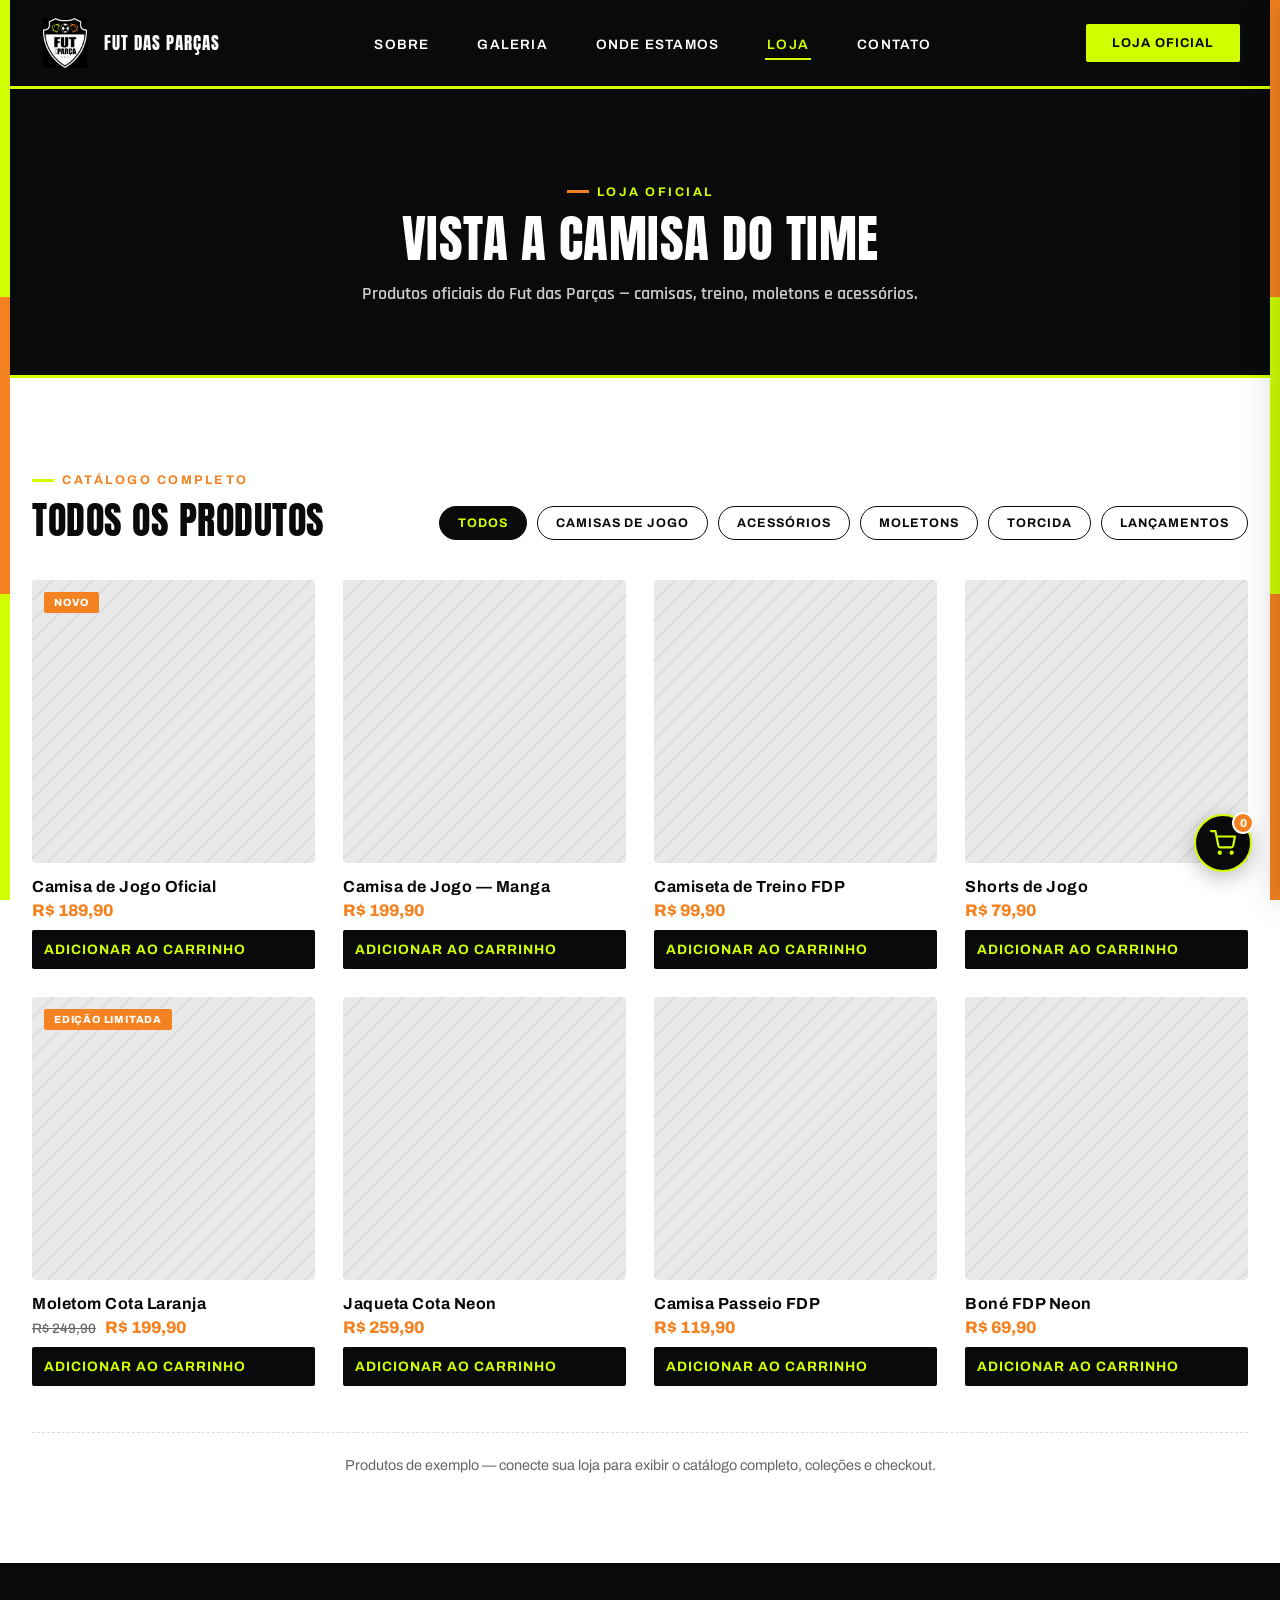
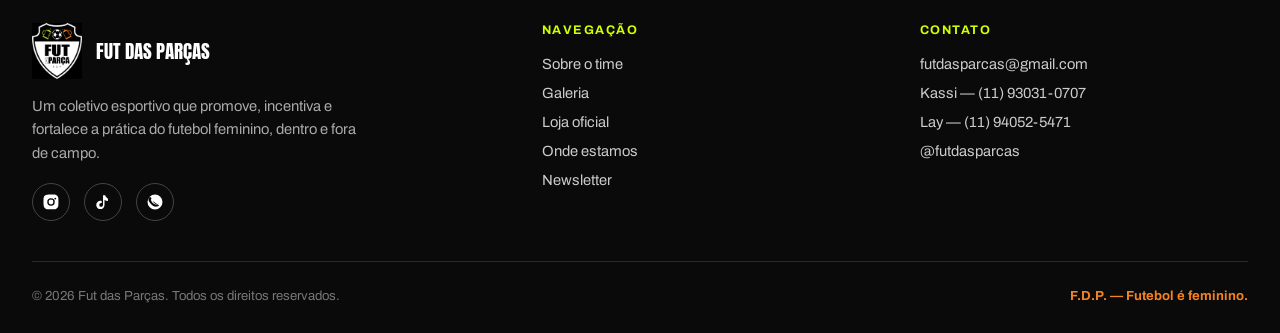
<file: loja.html>
<!DOCTYPE html>
<html lang="pt-BR">
<head>
<meta charset="UTF-8">
<meta name="viewport" content="width=device-width, initial-scale=1.0">
<title>Loja Oficial | Fut das Parças</title>
<link rel="icon" type="image/x-icon" href="assets/favicon.ico">
<link rel="icon" type="image/png" sizes="16x16" href="assets/favicon-16.png">
<link rel="icon" type="image/png" sizes="32x32" href="assets/favicon-32.png">
<link rel="icon" type="image/png" sizes="192x192" href="assets/favicon-192.png">
<link rel="apple-touch-icon" sizes="180x180" href="assets/apple-touch-icon.png">
<link rel="canonical" href="https://www.futdasparcas.com.br/">
<meta name="description" content="Camisas, treino, moletons e acessórios oficiais do Fut das Parças.">
<meta property="og:title" content="Loja Oficial | Fut das Parças">
<meta property="og:description" content="Camisas, treino, moletons e acessórios oficiais do Fut das Parças.">
<meta property="og:url" content="https://www.futdasparcas.com.br/">
<meta property="og:type" content="website">
<link rel="preconnect" href="https://fonts.googleapis.com">
<link rel="preconnect" href="https://fonts.gstatic.com" crossorigin>
<link href="https://fonts.googleapis.com/css2?family=Anton&family=Archivo:ital,wght@0,400;0,500;0,600;0,700;0,800;1,400&family=Rajdhani:wght@400;500;600;700&display=swap" rel="stylesheet">
<style>
  :root{
    --branco:#ffffff;
    --preto:#0a0a0a;
    --grafite:#1b1b1b;
    --cinza:#666666;
    --cinza-claro:#e9e9e9;
    --neon:#d0ff00;
    --laranja:#f58220;
    --maxw:1280px;
  }

  *{margin:0;padding:0;box-sizing:border-box;}

  html{scroll-behavior:smooth;}

  body{
    font-family:'Archivo',sans-serif;
    color:var(--preto);
    background:var(--branco);
    -webkit-font-smoothing:antialiased;
    overflow-x:hidden;
  }

  h1,h2,h3,h4{
    font-family:'Anton',sans-serif;
    text-transform:uppercase;
    font-weight:400;
    letter-spacing:0.5px;
    line-height:1;
  }

  a{text-decoration:none;color:inherit;}
  ul{list-style:none;}
  img{display:block;max-width:100%;}
  button{font-family:inherit;cursor:pointer;border:none;}

  /* ---------- friso lateral neon ---------- */
  .frisos{
    position:fixed;
    top:0;
    bottom:0;
    width:10px;
    z-index:500;
    pointer-events:none;
  }
  .friso-esq{
    left:0;
    background:linear-gradient(180deg, var(--neon) 0%, var(--neon) 33%, var(--laranja) 33%, var(--laranja) 66%, var(--neon) 66%, var(--neon) 100%);
  }
  .friso-dir{
    right:0;
    background:linear-gradient(180deg, var(--laranja) 0%, var(--laranja) 33%, var(--neon) 33%, var(--neon) 66%, var(--laranja) 66%, var(--laranja) 100%);
  }

  .wrap{
    max-width:var(--maxw);
    margin:0 auto;
    padding:0 32px;
  }

  /* ---------- header ---------- */
  header{
    position:sticky;
    top:0;
    z-index:100;
    background:var(--preto);
    border-bottom:3px solid var(--neon);
  }
  .nav{
    display:flex;
    align-items:center;
    justify-content:space-between;
    gap:40px;
    padding:18px 40px;
    max-width:var(--maxw);
    margin:0 auto;
  }
  .nav-logo{
    display:flex;
    align-items:center;
    gap:14px;
    flex-shrink:0;
  }
  .nav-logo img{
    height:50px;
    width:50px;
    object-fit:contain;
    flex-shrink:0;
  }
  .nav-logo span{
    color:var(--branco);
    font-family:'Anton',sans-serif;
    font-size:1.05rem;
    letter-spacing:1px;
    white-space:nowrap;
  }
  .nav-links{
    display:flex;
    align-items:center;
    gap:44px;
    flex:1;
    justify-content:center;
  }
  .nav-links a{
    color:var(--branco);
    font-size:0.85rem;
    font-weight:600;
    letter-spacing:1.2px;
    text-transform:uppercase;
    position:relative;
    padding:8px 2px;
    transition:color .25s;
  }
  .nav-links a::after{
    content:"";
    position:absolute;
    left:0;bottom:0;
    width:0;height:2px;
    background:var(--neon);
    transition:width .25s;
  }
  .nav-links a:hover{color:var(--neon);}
  .nav-links a:hover::after{width:100%;}
  .nav-links a.ativo-nav{color:var(--neon);}
  .nav-links a.ativo-nav::after{width:100%;}

  .nav-cta{
    background:var(--neon);
    color:var(--preto);
    font-size:0.8rem;
    font-weight:700;
    letter-spacing:1px;
    text-transform:uppercase;
    padding:12px 26px;
    border-radius:2px;
    transition:transform .2s, background .2s;
    white-space:nowrap;
    flex-shrink:0;
  }
  .nav-cta:hover{background:var(--laranja); color:var(--branco); transform:translateY(-2px);}

  .nav-burger{
    display:none;
    flex-direction:column;
    gap:5px;
    background:none;
    padding:6px;
  }
  .nav-burger span{
    width:26px;height:3px;background:var(--branco);
  }

  /* ---------- banner placeholder ---------- */
  .banner-placeholder{
    width:100%;
    aspect-ratio:16/6;
    background:
      repeating-linear-gradient(135deg, var(--cinza-claro) 0 2px, transparent 2px 14px),
      var(--branco);
    border-bottom:1px solid #ddd;
    display:flex;
    align-items:center;
    justify-content:center;
  }
  .banner-placeholder span{
    font-family:'Archivo',sans-serif;
    font-weight:700;
    letter-spacing:2px;
    text-transform:uppercase;
    font-size:0.8rem;
    color:var(--cinza);
    background:var(--branco);
    padding:8px 18px;
    border:1.5px dashed #ccc;
  }

  /* ---------- seção genérica ---------- */
  section{
    padding:88px 0;
  }
  .eyebrow{
    display:inline-flex;
    align-items:center;
    gap:8px;
    font-size:0.78rem;
    font-weight:700;
    letter-spacing:2.5px;
    text-transform:uppercase;
    color:var(--laranja);
    margin-bottom:14px;
  }
  .eyebrow::before{
    content:"";
    width:22px;height:3px;
    background:var(--neon);
  }

  /* ---------- galeria instagram ---------- */
  .galeria{
    padding:70px 0 88px;
  }
  .galeria-head{
    display:flex;
    align-items:flex-end;
    justify-content:space-between;
    margin-bottom:32px;
    flex-wrap:wrap;
    gap:16px;
  }
  .galeria-head h2{
    font-size:clamp(1.8rem, 3vw, 2.4rem);
  }
  .ig-link{
    display:inline-flex;
    align-items:center;
    gap:10px;
    font-weight:700;
    font-size:0.85rem;
    letter-spacing:1px;
    text-transform:uppercase;
    color:var(--preto);
    border-bottom:2px solid var(--preto);
    padding-bottom:4px;
    transition:color .2s, border-color .2s;
  }
  .ig-link:hover{color:var(--laranja); border-color:var(--laranja);}
  .ig-link svg{width:20px;height:20px;}

  .galeria-grid{
    display:grid;
    grid-template-columns:repeat(5, minmax(280px, 1fr));
    gap:20px;
    overflow-x:auto;
    padding-bottom:10px;
    scrollbar-width:thin;
  }
  .galeria-grid::-webkit-scrollbar{height:6px;}
  .galeria-grid::-webkit-scrollbar-thumb{background:var(--cinza-claro); border-radius:10px;}
  .galeria-item{
    position:relative;
    overflow:hidden;
    border-radius:6px;
    background:var(--grafite);
  }
  .galeria-item.ig-embed-wrap{
    aspect-ratio:auto;
    display:flex;
    align-items:flex-start;
    justify-content:center;
    border:1px solid #eee;
    min-height:420px;
  }
  .galeria-item.ig-embed-wrap iframe{
    border-radius:6px !important;
  }

  /* ---------- institucional ---------- */
  .institucional{
    background:var(--preto);
    color:var(--branco);
    padding:0;
  }
  .inst-block{
    padding:90px 0;
    border-bottom:1px solid #2a2a2a;
  }
  .inst-block:last-child{border-bottom:none;}

  .inst-grid{
    display:grid;
    grid-template-columns:0.9fr 1.1fr;
    gap:60px;
    align-items:center;
  }
  .inst-grid.reverse .inst-num{order:2;}
  .inst-grid.reverse .inst-text{order:1;}

  .inst-num{
    font-family:'Anton',sans-serif;
    font-size:clamp(5rem, 11vw, 9rem);
    line-height:0.8;
    color:transparent;
    -webkit-text-stroke:2px var(--neon);
    opacity:0.9;
  }
  .inst-text h3{
    font-size:clamp(1.7rem, 2.8vw, 2.3rem);
    margin-bottom:22px;
    color:var(--branco);
  }
  .inst-text h3 span{color:var(--neon);}
  .inst-text p{
    font-family:'Rajdhani',sans-serif;
    font-weight:600;
    font-size:1.3rem;
    line-height:1.65;
    color:#e0e0e0;
    max-width:580px;
  }

  /* manifesto */
  .manifesto{
    background:var(--neon);
    color:var(--preto);
    padding:100px 0;
    text-align:center;
  }
  .manifesto .eyebrow{color:var(--preto); justify-content:center; margin-bottom:26px;}
  .manifesto .eyebrow::before{background:var(--preto);}
  .manifesto h2{
    font-size:clamp(2.2rem, 5vw, 3.6rem);
    line-height:1.35;
    letter-spacing:1px;
    margin:0 auto 36px;
    max-width:820px;
  }
  .manifesto p{
    font-family:'Rajdhani',sans-serif;
    max-width:680px;
    margin:0 auto 16px;
    font-size:1.25rem;
    font-weight:600;
    line-height:1.65;
  }
  .manifesto p.lead{
    font-weight:800;
    font-size:1.45rem;
  }
  .manifesto p.cta-line{
    margin-top:30px;
    font-family:'Archivo',sans-serif;
    font-weight:800;
    font-size:1.4rem;
    letter-spacing:0.3px;
    text-transform:uppercase;
    -webkit-font-smoothing:antialiased;
    text-rendering:optimizeLegibility;
  }
  .manifesto-divider{
    width:60px;height:4px;
    background:var(--preto);
    margin:30px auto;
  }

  /* ---------- DNA institucional (missão/visão/valores) ---------- */
  .dna{
    background:var(--preto);
    color:var(--branco);
    padding:90px 0;
    border-top:1px solid #2a2a2a;
  }
  .dna-head{margin-bottom:50px;}
  .dna-head h2{
    font-size:clamp(1.9rem, 3.2vw, 2.6rem);
    color:var(--branco);
  }
  .dna-grid{
    display:grid;
    grid-template-columns:1fr 1fr;
    gap:40px;
    margin-bottom:56px;
  }
  .dna-card{
    border-left:3px solid var(--neon);
    padding-left:26px;
  }
  .dna-card.laranja{border-left-color:var(--laranja);}
  .dna-card h4{
    font-family:'Archivo',sans-serif;
    font-weight:700;
    font-size:0.78rem;
    letter-spacing:2px;
    text-transform:uppercase;
    color:var(--neon);
    margin-bottom:14px;
  }
  .dna-card.laranja h4{color:var(--laranja);}
  .dna-card p{
    font-family:'Rajdhani',sans-serif;
    font-weight:600;
    font-size:1.15rem;
    line-height:1.6;
    color:#dadada;
  }
  .valores-label{
    font-size:0.78rem;
    font-weight:700;
    letter-spacing:2px;
    text-transform:uppercase;
    color:#888;
    margin-bottom:18px;
  }
  .valores-list{
    display:flex;
    flex-wrap:wrap;
    gap:14px;
  }
  .valores-list li{
    border:1.5px solid #333;
    border-radius:30px;
    padding:10px 22px;
    font-size:0.85rem;
    font-weight:700;
    letter-spacing:0.8px;
    text-transform:uppercase;
    transition:border-color .2s, color .2s;
  }
  .valores-list li:nth-child(odd){color:var(--neon); border-color:rgba(208,255,0,0.35);}
  .valores-list li:nth-child(even){color:var(--laranja); border-color:rgba(245,130,32,0.35);}

  /* ---------- garantimos (checklist) ---------- */
  .garantimos{
    background:var(--branco);
    padding:90px 0;
  }
  .garantimos-grid{
    display:grid;
    grid-template-columns:1fr 1fr;
    gap:60px;
    align-items:start;
  }
  .garantimos-text h2{
    font-size:clamp(1.9rem, 3.2vw, 2.6rem);
    margin-bottom:20px;
  }
  .garantimos-text p{
    font-family:'Rajdhani',sans-serif;
    font-weight:600;
    font-size:1.15rem;
    line-height:1.65;
    color:#444;
    margin-bottom:18px;
  }
  .garantimos-text .mensalidade{
    display:inline-flex;
    align-items:center;
    gap:10px;
    background:var(--preto);
    color:var(--neon);
    font-weight:700;
    font-size:0.85rem;
    letter-spacing:0.6px;
    text-transform:uppercase;
    padding:12px 20px;
    border-radius:2px;
    transition:background .2s, color .2s, transform .2s;
  }
  .garantimos-text .mensalidade:hover{
    background:var(--laranja);
    color:var(--branco);
    transform:translateY(-2px);
  }
  .checklist{
    display:flex;
    flex-direction:column;
    gap:18px;
  }
  .checklist li{
    display:flex;
    align-items:flex-start;
    gap:14px;
    font-family:'Rajdhani',sans-serif;
    font-weight:600;
    font-size:1.1rem;
  }
  .checklist .check-ico{
    flex-shrink:0;
    width:28px;height:28px;
    border-radius:50%;
    background:var(--neon);
    display:flex;
    align-items:center;
    justify-content:center;
    font-size:0.85rem;
    font-weight:900;
    color:var(--preto);
  }

  /* ---------- nossa cultura ---------- */
  .cultura{
    background:var(--laranja);
    color:var(--branco);
    padding:90px 0;
    text-align:center;
  }
  .cultura .eyebrow{color:var(--preto); justify-content:center; margin-bottom:28px;}
  .cultura .eyebrow::before{background:var(--preto);}
  .cultura-list{
    display:flex;
    flex-direction:column;
    gap:22px;
    max-width:780px;
    margin:0 auto 36px;
  }
  .cultura-list li{
    font-family:'Anton',sans-serif;
    font-size:clamp(1.3rem, 2.6vw, 1.9rem);
    text-transform:uppercase;
    line-height:1.3;
  }
  .cultura-final{
    font-family:'Rajdhani',sans-serif;
    font-weight:700;
    font-size:1.3rem;
    border-top:2px solid rgba(255,255,255,0.4);
    padding-top:28px;
    max-width:600px;
    margin:0 auto;
  }

  /* ---------- ser FDP ---------- */
  .ser-fdp{
    background:var(--grafite);
    color:var(--branco);
    padding:90px 0;
  }
  .ser-fdp-head{
    text-align:center;
    margin-bottom:50px;
  }
  .ser-fdp-head h2{
    font-size:clamp(1.9rem, 3.2vw, 2.6rem);
    color:var(--branco);
  }
  .ser-fdp-grid{
    display:grid;
    grid-template-columns:repeat(4, 1fr);
    gap:24px;
  }
  .ser-fdp-card{
    background:rgba(255,255,255,0.04);
    border:1px solid #333;
    border-radius:6px;
    padding:30px 24px;
    text-align:center;
    transition:border-color .2s, transform .2s;
  }
  .ser-fdp-card:hover{border-color:var(--neon); transform:translateY(-4px);}
  .ser-fdp-card .num{
    font-family:'Anton',sans-serif;
    font-size:2.2rem;
    color:transparent;
    -webkit-text-stroke:1.5px var(--laranja);
    display:block;
    margin-bottom:16px;
  }
  .ser-fdp-card p{
    font-family:'Rajdhani',sans-serif;
    font-weight:700;
    font-size:1.05rem;
    line-height:1.4;
    text-transform:uppercase;
    letter-spacing:0.3px;
  }

  /* ---------- hero genérico de página interna ---------- */
  .page-hero{
    background:var(--preto);
    color:var(--branco);
    padding:90px 0 70px;
    text-align:center;
    border-bottom:3px solid var(--neon);
  }
  .page-hero .eyebrow{justify-content:center; color:var(--neon);}
  .page-hero .eyebrow::before{background:var(--laranja);}
  .page-hero h1{
    font-size:clamp(2.1rem, 4.2vw, 3.2rem);
    color:var(--branco);
    margin-bottom:18px;
  }
  .page-hero p{
    font-family:'Rajdhani',sans-serif;
    font-weight:600;
    font-size:1.15rem;
    color:#ccc;
    max-width:620px;
    margin:0 auto;
  }

  .secao-modelo{
    background:var(--branco);
    padding:90px 0;
  }
  .secao-agenda{
    background:#f4f4f4;
    padding:90px 0;
  }
  .secao-mapa{
    background:var(--branco);
    padding:90px 0;
  }
  .secao-head{
    text-align:center;
    max-width:680px;
    margin:0 auto 50px;
  }
  .secao-head .eyebrow{justify-content:center;}
  .secao-head h2{
    font-size:clamp(1.8rem, 3vw, 2.4rem);
  }
  .secao-head p{
    font-family:'Rajdhani',sans-serif;
    font-weight:600;
    font-size:1.05rem;
    color:#555;
    margin-top:12px;
  }

  /* modelo de treino: recreativo x competitivo */
  .modelo-grid{
    display:grid;
    grid-template-columns:1fr 1fr;
    gap:30px;
  }
  .modelo-card{
    border:1.5px solid #e2e2e2;
    border-radius:8px;
    padding:36px 34px;
    background:var(--branco);
  }
  .modelo-card .barra{
    width:100%;height:5px;
    border-radius:4px;
    margin-bottom:26px;
  }
  .modelo-card.recreativo .barra{background:var(--neon);}
  .modelo-card.competitivo .barra{background:var(--laranja);}
  .modelo-card h3{
    font-size:1.5rem;
    margin-bottom:14px;
  }
  .modelo-card.competitivo h3{color:var(--laranja);}
  .modelo-card p.desc{
    font-family:'Rajdhani',sans-serif;
    font-weight:600;
    font-size:1.08rem;
    color:#444;
    line-height:1.6;
    margin-bottom:22px;
  }
  .modelo-list{
    display:flex;
    flex-direction:column;
    gap:12px;
  }
  .modelo-list li{
    display:flex;
    align-items:flex-start;
    gap:10px;
    font-family:'Rajdhani',sans-serif;
    font-weight:600;
    font-size:1rem;
    color:#222;
  }
  .modelo-list li::before{
    content:"✓";
    flex-shrink:0;
    font-weight:800;
    color:#8fb800;
  }
  .modelo-card.competitivo .modelo-list li::before{color:var(--laranja);}

  /* agenda */
  .agenda-grid{
    display:grid;
    grid-template-columns:1fr 1fr;
    gap:28px;
    max-width:760px;
    margin:0 auto;
  }
  .agenda-card{
    background:var(--preto);
    color:var(--branco);
    border-radius:8px;
    padding:30px;
    text-align:center;
    border-top:4px solid var(--neon);
  }
  .agenda-card:nth-child(2){border-top-color:var(--laranja);}
  .agenda-card .dia{
    font-family:'Anton',sans-serif;
    font-size:1.4rem;
    text-transform:uppercase;
    margin-bottom:10px;
  }
  .agenda-card .hora{
    font-family:'Rajdhani',sans-serif;
    font-weight:700;
    font-size:1.3rem;
    color:var(--neon);
    margin-bottom:8px;
  }
  .agenda-card:nth-child(2) .hora{color:var(--laranja);}
  .agenda-card .local{
    display:flex;
    align-items:center;
    justify-content:center;
    gap:6px;
    font-size:0.92rem;
    color:#ccc;
    margin-bottom:14px;
  }
  .agenda-card .tipo{
    display:inline-block;
    font-size:0.72rem;
    font-weight:700;
    letter-spacing:1px;
    text-transform:uppercase;
    padding:6px 14px;
    border-radius:20px;
    background:rgba(208,255,0,0.12);
    color:var(--neon);
  }
  .agenda-card:nth-child(2) .tipo{
    background:rgba(245,130,32,0.15);
    color:var(--laranja);
  }

  /* mapa */
  .mapa-section{
    text-align:center;
  }
  .mapa-frame{
    border-radius:10px;
    overflow:hidden;
    border:1.5px solid #e2e2e2;
    max-width:900px;
    margin:0 auto;
  }
  .mapa-frame iframe{
    width:100%;
    height:380px;
    border:0;
    display:block;
  }
  .mapa-endereco{
    margin-top:18px;
    font-family:'Rajdhani',sans-serif;
    font-weight:600;
    font-size:1rem;
    color:#555;
  }
  .mapa-endereco a{
    color:var(--laranja);
    font-weight:700;
    text-decoration:underline;
  }

  /* ---------- loja ---------- */
  .loja{
    padding:90px 0;
  }
  .loja-head{
    display:flex;
    justify-content:space-between;
    align-items:flex-end;
    flex-wrap:wrap;
    gap:20px;
    margin-bottom:40px;
  }
  .loja-head h2{
    font-size:clamp(1.8rem, 3vw, 2.4rem);
  }
  .colecoes{
    display:flex;
    gap:10px;
    flex-wrap:wrap;
  }
  .colecao-btn{
    background:var(--branco);
    border:1.5px solid var(--preto);
    color:var(--preto);
    font-size:0.78rem;
    font-weight:700;
    letter-spacing:1px;
    text-transform:uppercase;
    padding:9px 18px;
    border-radius:30px;
    transition:all .2s;
  }
  .colecao-btn.ativo{
    background:var(--preto);
    color:var(--neon);
    border-color:var(--preto);
  }
  .colecao-btn:hover{
    border-color:var(--laranja);
    color:var(--laranja);
  }
  .colecao-btn.ativo:hover{color:var(--neon);}

  .produtos-grid{
    display:grid;
    grid-template-columns:repeat(4, 1fr);
    gap:28px;
  }
  .produto-card{
    display:flex;
    flex-direction:column;
  }
  .produto-img{
    aspect-ratio:1/1;
    background:var(--cinza-claro);
    border-radius:4px;
    position:relative;
    overflow:hidden;
    margin-bottom:16px;
  }
  .produto-img::before{
    content:"";
    position:absolute;
    inset:0;
    background:repeating-linear-gradient(135deg, #ddd 0 2px, transparent 2px 14px);
  }
  .produto-badge{
    position:absolute;
    top:12px;left:12px;
    background:var(--laranja);
    color:var(--branco);
    font-size:0.65rem;
    font-weight:800;
    letter-spacing:0.8px;
    text-transform:uppercase;
    padding:5px 10px;
    border-radius:2px;
    z-index:2;
  }
  .produto-quick{
    position:absolute;
    bottom:0;left:0;right:0;
    background:var(--preto);
    color:var(--branco);
    text-align:center;
    font-size:0.75rem;
    font-weight:700;
    letter-spacing:1px;
    text-transform:uppercase;
    padding:12px;
    transform:translateY(100%);
    transition:transform .25s;
    z-index:2;
  }
  .produto-card:hover .produto-quick{transform:translateY(0);}
  .produto-info h4{
    font-family:'Archivo',sans-serif;
    text-transform:none;
    font-weight:700;
    font-size:1rem;
    margin-bottom:6px;
  }
  .produto-info .preco{
    color:var(--laranja);
    font-weight:800;
    font-size:1.05rem;
  }
  .produto-info .preco .de{
    color:var(--cinza);
    font-weight:500;
    text-decoration:line-through;
    font-size:0.85rem;
    margin-right:6px;
  }

  .loja-ver-mais{
    margin-top:46px;
    text-align:center;
  }
  .btn-ver-mais{
    display:inline-flex;
    align-items:center;
    gap:10px;
    background:var(--preto);
    color:var(--neon);
    font-weight:700;
    font-size:0.85rem;
    letter-spacing:1px;
    text-transform:uppercase;
    padding:15px 34px;
    border-radius:2px;
    transition:background .2s, transform .2s, color .2s;
  }
  .btn-ver-mais:hover{background:var(--laranja); color:var(--branco); transform:translateY(-2px);}

  .loja-empty-note{
    margin-top:46px;
    text-align:center;
    color:var(--cinza);
    font-size:0.9rem;
    border-top:1px dashed #ddd;
    padding-top:24px;
  }

  /* ---------- newsletter ---------- */
  .newsletter{
    background:var(--grafite);
    color:var(--branco);
    padding:90px 0;
    position:relative;
    overflow:hidden;
  }
  .newsletter::before{
    content:"";
    position:absolute;
    top:-60px; right:-60px;
    width:280px;height:280px;
    border-radius:50%;
    background:var(--neon);
    opacity:0.12;
  }
  .newsletter::after{
    content:"";
    position:absolute;
    bottom:-80px; left:-80px;
    width:300px;height:300px;
    border-radius:50%;
    background:var(--laranja);
    opacity:0.12;
  }
  .newsletter-inner{
    position:relative;
    z-index:2;
    text-align:center;
    max-width:680px;
    margin:0 auto;
  }
  .newsletter h2{
    font-size:clamp(1.8rem, 3.4vw, 2.6rem);
    margin-bottom:16px;
  }
  .newsletter h2 span{color:var(--neon);}
  .newsletter p{
    color:#cfcfcf;
    font-size:1.02rem;
    margin-bottom:34px;
    line-height:1.6;
  }
  .newsletter-toggle{
    display:inline-flex;
    background:rgba(255,255,255,0.08);
    border:1px solid #444;
    border-radius:30px;
    padding:4px;
    margin-bottom:22px;
    gap:4px;
  }
  .newsletter-toggle button{
    background:transparent;
    color:#bbb;
    font-size:0.8rem;
    font-weight:700;
    letter-spacing:0.8px;
    text-transform:uppercase;
    padding:10px 22px;
    border-radius:24px;
    transition:all .2s;
  }
  .newsletter-toggle button.ativo{
    background:var(--neon);
    color:var(--preto);
  }
  .newsletter-form{
    display:flex;
    gap:10px;
    max-width:480px;
    margin:0 auto 18px;
  }
  .newsletter-form input{
    flex:1;
    padding:15px 18px;
    border:none;
    border-radius:2px;
    font-family:inherit;
    font-size:0.95rem;
    background:var(--branco);
    color:var(--preto);
  }
  .newsletter-form input:focus{
    outline:3px solid var(--neon);
  }
  .newsletter-form button{
    background:var(--neon);
    color:var(--preto);
    font-weight:800;
    font-size:0.85rem;
    letter-spacing:1px;
    text-transform:uppercase;
    padding:0 26px;
    border-radius:2px;
    transition:background .2s, transform .2s;
    white-space:nowrap;
  }
  .newsletter-form button:hover{background:var(--laranja); color:var(--branco); transform:translateY(-2px);}
  .newsletter-fineprint{
    font-size:0.78rem;
    color:#999;
  }
  .newsletter-fineprint a{
    color:var(--neon);
    text-decoration:underline;
  }

  /* ---------- footer ---------- */
  footer{
    background:var(--preto);
    color:var(--branco);
    padding:60px 0 30px;
  }
  .footer-grid{
    display:grid;
    grid-template-columns:1.4fr 1fr 1fr;
    gap:50px;
    padding-bottom:40px;
    border-bottom:1px solid #2a2a2a;
  }
  .footer-brand{
    display:flex;
    align-items:center;
    gap:14px;
    margin-bottom:16px;
  }
  .footer-brand img{height:56px;}
  .footer-brand span{
    font-family:'Anton',sans-serif;
    font-size:1.2rem;
  }
  .footer-grid p{
    color:#aaa;
    font-size:0.92rem;
    line-height:1.6;
    max-width:340px;
  }
  .footer-col h5{
    font-family:'Archivo',sans-serif;
    font-weight:700;
    font-size:0.78rem;
    letter-spacing:1.5px;
    text-transform:uppercase;
    color:var(--neon);
    margin-bottom:18px;
  }
  .footer-col ul li{margin-bottom:12px;}
  .footer-col ul li a{
    color:#ccc;
    font-size:0.92rem;
    transition:color .2s;
  }
  .footer-col ul li a:hover{color:var(--laranja);}
  .footer-social{
    display:flex;
    gap:14px;
    margin-top:18px;
  }
  .footer-social a{
    width:38px;height:38px;
    border:1.5px solid #444;
    border-radius:50%;
    display:flex;
    align-items:center;
    justify-content:center;
    transition:border-color .2s, background .2s;
  }
  .footer-social a:hover{border-color:var(--neon); background:rgba(208,255,0,0.08);}
  .footer-social svg{width:18px;height:18px;fill:var(--branco);}

  .footer-bottom{
    display:flex;
    justify-content:space-between;
    align-items:center;
    padding-top:26px;
    flex-wrap:wrap;
    gap:10px;
  }
  .footer-bottom p{color:#777; font-size:0.82rem;}
  .footer-bottom .fdp-tag{
    color:var(--laranja);
    font-weight:700;
  }

  /* ---------- responsivo ---------- */
  @media(max-width:980px){
    .inst-grid{grid-template-columns:1fr; gap:30px;}
    .inst-grid.reverse .inst-num,
    .inst-grid.reverse .inst-text{order:initial;}
    .inst-num{font-size:4.5rem;}
    .produtos-grid{grid-template-columns:repeat(2, 1fr);}
    .footer-grid{grid-template-columns:1fr; gap:30px;}
    .dna-grid{grid-template-columns:1fr; gap:30px;}
    .garantimos-grid{grid-template-columns:1fr; gap:36px;}
    .ser-fdp-grid{grid-template-columns:repeat(2, 1fr);}
    .modelo-grid{grid-template-columns:1fr; gap:24px;}
  }

  @media(max-width:760px){
    .frisos{width:5px;}
    .nav{padding:14px 20px; gap:16px;}
    .nav-logo img{height:38px; width:38px;}
    .nav-logo span{font-size:0.85rem;}
    .nav-links{
      position:absolute;
      top:100%;left:0;right:0;
      background:var(--preto);
      flex-direction:column;
      align-items:flex-start;
      gap:0;
      padding:10px 0;
      border-top:1px solid #222;
      display:none;
    }
    .nav-links.open{display:flex;}
    .nav-links a{padding:14px 32px; width:100%;}
    .nav-burger{display:flex;}
    .nav-cta{display:none;}
    .wrap{padding:0 20px;}
    .produtos-grid{grid-template-columns:1fr 1fr; gap:18px;}
    section{padding:60px 0;}
    .inst-block{padding:60px 0;}
    .manifesto{padding:70px 0;}
    .newsletter-form{flex-direction:column;}
    .newsletter-form button{padding:15px;}
  }

  @media(max-width:480px){
    .produtos-grid{grid-template-columns:1fr 1fr; gap:14px;}
    .footer-bottom{flex-direction:column; align-items:flex-start;}
    .ser-fdp-grid{grid-template-columns:1fr;}
    .agenda-grid{grid-template-columns:1fr;}

    section{padding:48px 0;}
    .loja{padding:48px 0;}
    .loja-head h2{font-size:1.5rem;}
    .colecoes{gap:8px;}
    .colecao-btn{font-size:0.72rem; padding:7px 14px;}
    .produto-info h4{font-size:0.92rem;}

    .btn-ver-mais,.nav-cta{
      font-size:0.8rem;
      padding:13px 22px;
    }
    .produto-info .btn-ver-mais{
      font-size:0.7rem;
      padding:10px 8px;
      letter-spacing:0.4px;
    }

    .fdp-cart-drawer{max-width:100%;}
  }

/* === FDP CARRINHO === */
/* =====================================================================
   FDP CARRINHO — Estilos do ícone flutuante e painel lateral
   ===================================================================== */

.fdp-cart-icon {
  position: fixed;
  bottom: 28px;
  right: 28px;
  z-index: 900;
  width: 58px;
  height: 58px;
  border-radius: 50%;
  background: #0a0a0a;
  border: 2px solid #d0ff00;
  display: flex;
  align-items: center;
  justify-content: center;
  cursor: pointer;
  box-shadow: 0 6px 20px rgba(0,0,0,0.25);
  transition: transform .2s, background .2s;
}
.fdp-cart-icon:hover {
  transform: translateY(-3px);
  background: #f58220;
  border-color: #f58220;
}
.fdp-cart-icon svg {
  width: 26px;
  height: 26px;
  stroke: #d0ff00;
}
.fdp-cart-icon:hover svg {
  stroke: #ffffff;
}
.fdp-cart-badge {
  position: absolute;
  top: -4px;
  right: -4px;
  background: #f58220;
  color: #ffffff;
  font-size: 0.72rem;
  font-weight: 800;
  width: 22px;
  height: 22px;
  border-radius: 50%;
  display: flex;
  align-items: center;
  justify-content: center;
  border: 2px solid #ffffff;
}

.fdp-cart-overlay {
  position: fixed;
  inset: 0;
  background: rgba(0,0,0,0.5);
  z-index: 998;
  opacity: 0;
  pointer-events: none;
  transition: opacity .25s;
}
.fdp-cart-overlay.ativo {
  opacity: 1;
  pointer-events: auto;
}

.fdp-cart-drawer {
  position: fixed;
  top: 0;
  right: 0;
  bottom: 0;
  width: 100%;
  max-width: 420px;
  background: #ffffff;
  z-index: 999;
  display: flex;
  flex-direction: column;
  transform: translateX(100%);
  transition: transform .3s ease;
  box-shadow: -8px 0 30px rgba(0,0,0,0.15);
}
.fdp-cart-drawer.aberto {
  transform: translateX(0);
}

.fdp-cart-header {
  display: flex;
  align-items: center;
  justify-content: space-between;
  padding: 22px 24px;
  border-bottom: 1px solid #eee;
  background: #0a0a0a;
  color: #ffffff;
}
.fdp-cart-header h3 {
  font-family: 'Anton', sans-serif;
  text-transform: uppercase;
  font-size: 1.1rem;
  margin: 0;
  letter-spacing: 0.5px;
}
.fdp-cart-header h3 span {
  color: #d0ff00;
}
.fdp-cart-close {
  background: none;
  border: none;
  color: #ffffff;
  font-size: 1.6rem;
  line-height: 1;
  cursor: pointer;
  padding: 0;
}
.fdp-cart-close:hover {
  color: #f58220;
}

.fdp-cart-items {
  flex: 1;
  overflow-y: auto;
  padding: 20px 24px;
}

.fdp-cart-empty {
  text-align: center;
  color: #888;
  font-family: 'Rajdhani', sans-serif;
  font-weight: 600;
  font-size: 1.05rem;
  margin-top: 60px;
  line-height: 1.6;
}

.fdp-cart-item {
  display: flex;
  gap: 14px;
  padding: 18px 0;
  border-bottom: 1px solid #eee;
}
.fdp-cart-item-img {
  width: 72px;
  height: 72px;
  border-radius: 6px;
  overflow: hidden;
  background: #f4f4f4;
  flex-shrink: 0;
}
.fdp-cart-item-img img {
  width: 100%;
  height: 100%;
  object-fit: cover;
}
.fdp-cart-item-info {
  flex: 1;
}
.fdp-cart-item-title {
  font-weight: 700;
  font-size: 0.95rem;
  margin: 0 0 2px;
  color: #0a0a0a;
}
.fdp-cart-item-variant {
  font-size: 0.8rem;
  color: #888;
  margin: 0 0 4px;
}
.fdp-cart-item-price {
  font-weight: 800;
  color: #f58220;
  font-size: 0.9rem;
  margin: 0 0 8px;
}
.fdp-cart-item-qty {
  display: flex;
  align-items: center;
  gap: 10px;
}
.fdp-qty-btn {
  width: 26px;
  height: 26px;
  border-radius: 50%;
  border: 1.5px solid #ccc;
  background: #ffffff;
  font-weight: 700;
  cursor: pointer;
  display: flex;
  align-items: center;
  justify-content: center;
  transition: border-color .2s;
}
.fdp-qty-btn:hover {
  border-color: #0a0a0a;
}
.fdp-cart-item-qty span {
  font-weight: 700;
  min-width: 18px;
  text-align: center;
}
.fdp-remove-btn {
  background: none;
  border: none;
  color: #999;
  font-size: 0.75rem;
  text-decoration: underline;
  cursor: pointer;
  margin-left: auto;
}
.fdp-remove-btn:hover {
  color: #f58220;
}

.fdp-cart-footer {
  padding: 22px 24px;
  border-top: 1px solid #eee;
  background: #fafafa;
}
.fdp-cart-total-row {
  display: flex;
  justify-content: space-between;
  align-items: center;
  margin-bottom: 16px;
}
.fdp-cart-total-row span:first-child {
  font-weight: 700;
  font-size: 0.95rem;
  text-transform: uppercase;
  letter-spacing: 0.5px;
}
.fdp-cart-total-row span:last-child {
  font-weight: 800;
  font-size: 1.3rem;
  color: #0a0a0a;
}
.fdp-cart-footer-buttons {
  display: flex;
  flex-direction: column;
  gap: 10px;
}
.fdp-btn-continuar {
  display: block;
  text-align: center;
  background: #ffffff;
  border: 1.5px solid #0a0a0a;
  color: #0a0a0a;
  font-weight: 700;
  font-size: 0.85rem;
  letter-spacing: 0.8px;
  text-transform: uppercase;
  padding: 14px;
  border-radius: 2px;
  cursor: pointer;
  transition: background .2s, color .2s;
}
.fdp-btn-continuar:hover {
  background: #0a0a0a;
  color: #ffffff;
}
.fdp-btn-finalizar {
  display: block;
  text-align: center;
  background: #d0ff00;
  color: #0a0a0a;
  font-weight: 800;
  font-size: 0.85rem;
  letter-spacing: 0.8px;
  text-transform: uppercase;
  padding: 15px;
  border-radius: 2px;
  text-decoration: none;
  transition: background .2s, color .2s, transform .2s;
}
.fdp-btn-finalizar:hover {
  background: #f58220;
  color: #ffffff;
  transform: translateY(-2px);
}

@media (max-width: 480px) {
  .fdp-cart-drawer {
    max-width: 100%;
  }
  .fdp-cart-icon {
    bottom: 20px;
    right: 20px;
    width: 52px;
    height: 52px;
  }
}

</style>

</head>
<body>

<div class="frisos friso-esq"></div>
<div class="frisos friso-dir"></div>

<!-- ================= HEADER ================= -->
<header>
  <nav class="nav">
    <a href="index.html" class="nav-logo">
      <img src="[data-uri]" alt="Escudo Fut das Parças">
      <span>FUT DAS PARÇAS</span>
    </a>
    <ul class="nav-links" id="navLinks">
      <li><a href="sobre.html">Sobre</a></li>
      <li><a href="index.html#galeria">Galeria</a></li>
      <li><a href="onde-estamos.html">Onde Estamos</a></li>
      <li><a href="loja.html" class="ativo-nav">Loja</a></li>
      <li><a href="index.html#contato-footer">Contato</a></li>
    </ul>
    <a href="loja.html" class="nav-cta">Loja Oficial</a>
    <button class="nav-burger" id="navBurger" aria-label="Abrir menu">
      <span></span><span></span><span></span>
    </button>
  </nav>
</header>

<!-- ================= HERO ================= -->
<section class="page-hero">
  <div class="wrap">
    <span class="eyebrow">Loja oficial</span>
    <h1>Vista a camisa do time</h1>
    <p>Produtos oficiais do Fut das Parças — camisas, treino, moletons e acessórios.</p>
  </div>
</section>

<section class="loja">
  <div class="wrap">
    <div class="loja-head">
      <div>
        <span class="eyebrow">Catálogo completo</span>
        <h2>Todos os produtos</h2>
      </div>
      <div class="colecoes">
        <button class="colecao-btn ativo">Todos</button>
        <button class="colecao-btn">Camisas de Jogo</button>
        <button class="colecao-btn">Acessórios</button>
        <button class="colecao-btn">Moletons</button>
        <button class="colecao-btn">Torcida</button>
        <button class="colecao-btn">Lançamentos</button>
      </div>
    </div>

    <div class="produtos-grid">

      <div class="produto-card">
        <div class="produto-img">
          <span class="produto-badge">Novo</span>
          <div class="produto-quick">Ver produto</div>
        </div>
        <div class="produto-info">
          <h4>Camisa de Jogo Oficial</h4>
          <p class="preco">R$ 189,90</p>
        <button class="btn-ver-mais" style="width:100%; margin-top:10px; border:none; cursor:pointer; padding:12px;" data-variant-id="gid://shopify/ProductVariant/PLACEHOLDER_001" onclick="fdpAddToCartAndOpen(this.dataset.variantId, 1, this)">Adicionar ao carrinho</button>
        </div>
      </div>

      <div class="produto-card">
        <div class="produto-img">
          <div class="produto-quick">Ver produto</div>
        </div>
        <div class="produto-info">
          <h4>Camisa de Jogo — Manga</h4>
          <p class="preco">R$ 199,90</p>
        <button class="btn-ver-mais" style="width:100%; margin-top:10px; border:none; cursor:pointer; padding:12px;" data-variant-id="gid://shopify/ProductVariant/PLACEHOLDER_002" onclick="fdpAddToCartAndOpen(this.dataset.variantId, 1, this)">Adicionar ao carrinho</button>
        </div>
      </div>

      <div class="produto-card">
        <div class="produto-img">
          <div class="produto-quick">Ver produto</div>
        </div>
        <div class="produto-info">
          <h4>Camiseta de Treino FDP</h4>
          <p class="preco">R$ 99,90</p>
        <button class="btn-ver-mais" style="width:100%; margin-top:10px; border:none; cursor:pointer; padding:12px;" data-variant-id="gid://shopify/ProductVariant/PLACEHOLDER_003" onclick="fdpAddToCartAndOpen(this.dataset.variantId, 1, this)">Adicionar ao carrinho</button>
        </div>
      </div>

      <div class="produto-card">
        <div class="produto-img">
          <div class="produto-quick">Ver produto</div>
        </div>
        <div class="produto-info">
          <h4>Shorts de Jogo</h4>
          <p class="preco">R$ 79,90</p>
        <button class="btn-ver-mais" style="width:100%; margin-top:10px; border:none; cursor:pointer; padding:12px;" data-variant-id="gid://shopify/ProductVariant/PLACEHOLDER_004" onclick="fdpAddToCartAndOpen(this.dataset.variantId, 1, this)">Adicionar ao carrinho</button>
        </div>
      </div>

      <div class="produto-card">
        <div class="produto-img">
          <span class="produto-badge">Edição limitada</span>
          <div class="produto-quick">Ver produto</div>
        </div>
        <div class="produto-info">
          <h4>Moletom Cota Laranja</h4>
          <p class="preco"><span class="de">R$ 249,90</span> R$ 199,90</p>
        <button class="btn-ver-mais" style="width:100%; margin-top:10px; border:none; cursor:pointer; padding:12px;" data-variant-id="gid://shopify/ProductVariant/PLACEHOLDER_005" onclick="fdpAddToCartAndOpen(this.dataset.variantId, 1, this)">Adicionar ao carrinho</button>
        </div>
      </div>

      <div class="produto-card">
        <div class="produto-img">
          <div class="produto-quick">Ver produto</div>
        </div>
        <div class="produto-info">
          <h4>Jaqueta Cota Neon</h4>
          <p class="preco">R$ 259,90</p>
        <button class="btn-ver-mais" style="width:100%; margin-top:10px; border:none; cursor:pointer; padding:12px;" data-variant-id="gid://shopify/ProductVariant/PLACEHOLDER_006" onclick="fdpAddToCartAndOpen(this.dataset.variantId, 1, this)">Adicionar ao carrinho</button>
        </div>
      </div>

      <div class="produto-card">
        <div class="produto-img">
          <div class="produto-quick">Ver produto</div>
        </div>
        <div class="produto-info">
          <h4>Camisa Passeio FDP</h4>
          <p class="preco">R$ 119,90</p>
        <button class="btn-ver-mais" style="width:100%; margin-top:10px; border:none; cursor:pointer; padding:12px;" data-variant-id="gid://shopify/ProductVariant/PLACEHOLDER_007" onclick="fdpAddToCartAndOpen(this.dataset.variantId, 1, this)">Adicionar ao carrinho</button>
        </div>
      </div>

      <div class="produto-card">
        <div class="produto-img">
          <div class="produto-quick">Ver produto</div>
        </div>
        <div class="produto-info">
          <h4>Boné FDP Neon</h4>
          <p class="preco">R$ 69,90</p>
        <button class="btn-ver-mais" style="width:100%; margin-top:10px; border:none; cursor:pointer; padding:12px;" data-variant-id="gid://shopify/ProductVariant/PLACEHOLDER_008" onclick="fdpAddToCartAndOpen(this.dataset.variantId, 1, this)">Adicionar ao carrinho</button>
        </div>
      </div>

    </div>

    <p class="loja-empty-note">Produtos de exemplo — conecte sua loja para exibir o catálogo completo, coleções e checkout.</p>
  </div>
</section>


<!-- ================= FOOTER ================= -->
<footer>
  <div class="wrap">
    <div class="footer-grid">
      <div>
        <div class="footer-brand">
          <img src="[data-uri]" alt="Escudo Fut das Parças">
          <span>FUT DAS PARÇAS</span>
        </div>
        <p>Um coletivo esportivo que promove, incentiva e fortalece a prática do futebol feminino, dentro e fora de campo.</p>
        <div class="footer-social">
          <a href="https://instagram.com/futdasparcas" target="_blank" rel="noopener" aria-label="Instagram">
            <svg viewBox="0 0 24 24"><path d="M12 2c2.7 0 3.06.01 4.12.06 1.06.05 1.78.22 2.41.46.66.26 1.18.6 1.7 1.12.52.52.86 1.04 1.12 1.7.24.63.41 1.35.46 2.41.05 1.06.06 1.42.06 4.12s-.01 3.06-.06 4.12c-.05 1.06-.22 1.78-.46 2.41-.26.66-.6 1.18-1.12 1.7-.52.52-1.04.86-1.7 1.12-.63.24-1.35.41-2.41.46-1.06.05-1.42.06-4.12.06s-3.06-.01-4.12-.06c-1.06-.05-1.78-.22-2.41-.46-.66-.26-1.18-.6-1.7-1.12-.52-.52-.86-1.04-1.12-1.7-.24-.63-.41-1.35-.46-2.41C2.01 15.06 2 14.7 2 12s.01-3.06.06-4.12c.05-1.06.22-1.78.46-2.41.26-.66.6-1.18 1.12-1.7.52-.52 1.04-.86 1.7-1.12.63-.24 1.35-.41 2.41-.46C8.94 2.01 9.3 2 12 2zm0 5a5 5 0 100 10 5 5 0 000-10zm0 8.2a3.2 3.2 0 110-6.4 3.2 3.2 0 010 6.4zm5.65-8.97a1.2 1.2 0 100 2.4 1.2 1.2 0 000-2.4z"/></svg>
          </a>
          <a href="https://tiktok.com/@futdasparcas" target="_blank" rel="noopener" aria-label="TikTok">
            <svg viewBox="0 0 24 24"><path d="M16.6 5.82c-.96-.66-1.55-1.74-1.6-2.92h-2.95v13.04c0 1.4-1.13 2.53-2.53 2.53a2.53 2.53 0 01-2.53-2.53c0-1.4 1.13-2.53 2.53-2.53.27 0 .53.04.77.12v-3.01a5.5 5.5 0 00-.77-.05A5.5 5.5 0 003 15.99a5.5 5.5 0 005.5 5.5 5.5 5.5 0 005.5-5.5V9.2a8.1 8.1 0 004.6 1.41V7.65a4.95 4.95 0 01-2-1.83z"/></svg>
          </a>
          <a href="https://wa.me/5511930310707" target="_blank" rel="noopener" aria-label="WhatsApp">
            <svg viewBox="0 0 24 24"><path d="M17.5 14.4c-.3-.1-1.7-.8-1.9-.9-.3-.1-.5-.1-.7.1-.2.2-.7.9-.9 1.1-.2.2-.3.2-.6.1-.3-.1-1.3-.5-2.4-1.5-.9-.8-1.5-1.8-1.7-2.1-.2-.3 0-.5.1-.6.1-.1.7-.8.8-1 .1-.2 0-.4 0-.6 0-.1-.6-1.5-.8-2-.2-.5-.4-.4-.6-.4h-.5c-.2 0-.5.1-.7.3-.2.2-.9.9-.9 2.1 0 1.2.9 2.4 1 2.6.1.1 1.4 2.2 3.5 3.1 2 .9 2 .6 2.4.6.4 0 1.3-.5 1.4-1 .2-.5.2-1 .1-1.1 0-.1-.1-.2-.4-.3zM12 2a10 10 0 100 20 10 10 0 000-20zm5.5 14.6c-.7.7-2.6 1.4-3.3 1.5-.6.1-2.6.4-5-1.1-2.9-1.8-4.8-5-4.9-5.3-.1-.3-1-1.7-1-3.2s.8-2.3 1.1-2.6c.3-.3.7-.4.9-.4h.7c.2 0 .5 0 .7.5.3.7.9 2.2 1 2.4.1.2.1.4 0 .6-.1.2-.2.4-.3.5z"/></svg>
          </a>
        </div>
      </div>

      <div class="footer-col">
        <h5>Navegação</h5>
        <ul>
          <li><a href="sobre.html">Sobre o time</a></li>
          <li><a href="index.html#galeria">Galeria</a></li>
          <li><a href="loja.html">Loja oficial</a></li>
          <li><a href="onde-estamos.html">Onde estamos</a></li>
          <li><a href="index.html#newsletter">Newsletter</a></li>
        </ul>
      </div>

      <div class="footer-col" id="contato-footer">
        <h5>Contato</h5>
        <ul>
          <li><a href="mailto:futdasparcas@gmail.com">futdasparcas@gmail.com</a></li>
          <li><a href="https://wa.me/5511930310707" target="_blank" rel="noopener">Kassi — (11) 93031-0707</a></li>
          <li><a href="https://wa.me/5511940525471" target="_blank" rel="noopener">Lay — (11) 94052-5471</a></li>
          <li><a href="https://instagram.com/futdasparcas" target="_blank" rel="noopener">@futdasparcas</a></li>
        </ul>
      </div>
    </div>

    <div class="footer-bottom">
      <p>© 2026 Fut das Parças. Todos os direitos reservados.</p>
      <p class="fdp-tag">F.D.P. — Futebol é feminino.</p>
    </div>
  </div>
</footer>

<script>
  const burger = document.getElementById('navBurger');
  const links = document.getElementById('navLinks');
  burger.addEventListener('click', () => links.classList.toggle('open'));
</script>
<script>
  document.querySelectorAll('.colecao-btn').forEach(btn => {
    btn.addEventListener('click', () => {
      document.querySelectorAll('.colecao-btn').forEach(b => b.classList.remove('ativo'));
      btn.classList.add('ativo');
    });
  });
</script>

<!--
=====================================================================
FDP CARRINHO — Snippet HTML do ícone flutuante + painel lateral
=====================================================================
Cole este bloco UMA VEZ em cada página do site, logo antes do </body>.
Ele precisa estar presente em TODAS as páginas (Home, Sobre, Onde
Estamos, Loja, página de produto) para o carrinho funcionar em
qualquer lugar que a pessoa esteja navegando.
===================================================================== -->

<!-- Ícone flutuante do carrinho -->
<div class="fdp-cart-icon" id="fdpCartIcon">
  <svg viewBox="0 0 24 24" fill="none" stroke-width="2" stroke-linecap="round" stroke-linejoin="round">
    <circle cx="9" cy="21" r="1"></circle>
    <circle cx="20" cy="21" r="1"></circle>
    <path d="M1 1h4l2.68 13.39a2 2 0 0 0 2 1.61h9.72a2 2 0 0 0 2-1.61L23 6H6"></path>
  </svg>
  <span class="fdp-cart-badge" id="fdpCartCount">0</span>
</div>

<!-- Fundo escurecido (overlay) -->
<div class="fdp-cart-overlay" id="fdpCartOverlay"></div>

<!-- Painel lateral do carrinho -->
<div class="fdp-cart-drawer" id="fdpCartDrawer">
  <div class="fdp-cart-header">
    <h3>Seu <span>carrinho</span></h3>
    <button class="fdp-cart-close" id="fdpCartCloseBtn" aria-label="Fechar carrinho">&times;</button>
  </div>

  <div class="fdp-cart-items" id="fdpCartItems">
    <p class="fdp-cart-empty">Seu carrinho está vazio.<br>Que tal dar uma olhada nos produtos do time?</p>
  </div>

  <div class="fdp-cart-footer">
    <div class="fdp-cart-total-row">
      <span>Total</span>
      <span id="fdpCartTotal"></span>
    </div>
    <div class="fdp-cart-footer-buttons">
      <button class="fdp-btn-continuar" id="fdpCartContinueBtn">Continuar comprando</button>
      <a href="#" class="fdp-btn-finalizar" id="fdpCartCheckoutBtn" style="display:none;">Finalizar compra →</a>
    </div>
  </div>
</div>

<!-- Scripts do carrinho (mantenha esta ordem: CSS já deve estar no <head>, JS vai aqui no final) -->

<script>
/* =====================================================================
   FDP CARRINHO — Integração com Shopify Storefront API
   =====================================================================
   O que este arquivo faz:
   - Cria e mantém um carrinho de compras real na Shopify (via Storefront API)
   - Guarda o ID do carrinho no navegador do cliente (localStorage), então o
     carrinho persiste entre páginas e mesmo se a pessoa fechar e voltar
   - Mostra um painel lateral (drawer) com os itens, permitindo continuar
     navegando ou ir direto pro checkout seguro da Shopify

   CONFIGURAÇÃO OBRIGATÓRIA — troque os valores abaixo pelos da sua loja:
   ===================================================================== */

const FDP_SHOPIFY_CONFIG = {
  // Domínio da sua loja Shopify (ex: "fut-das-parcas.myshopify.com")
  dominio: "SUA-LOJA.myshopify.com",

  // Storefront Access Token (NÃO é a senha do admin — veja o guia para gerar)
  storefrontToken: "SEU_STOREFRONT_ACCESS_TOKEN_AQUI",

  // Versão da API (mantenha atualizado a cada alguns meses)
  apiVersion: "2026-01",
};

/* ===================================================================== */

const FDP_CART_KEY = "fdp_cart_id";

function fdpGraphQL(query, variables = {}) {
  const url = `https://${FDP_SHOPIFY_CONFIG.dominio}/api/${FDP_SHOPIFY_CONFIG.apiVersion}/graphql.json`;
  return fetch(url, {
    method: "POST",
    headers: {
      "Content-Type": "application/json",
      "X-Shopify-Storefront-Access-Token": FDP_SHOPIFY_CONFIG.storefrontToken,
    },
    body: JSON.stringify({ query, variables }),
  }).then((res) => res.json());
}

const FDP_CART_FRAGMENT = `
  fragment FdpCartFragment on Cart {
    id
    checkoutUrl
    totalQuantity
    cost {
      totalAmount { amount currencyCode }
    }
    lines(first: 100) {
      edges {
        node {
          id
          quantity
          merchandise {
            ... on ProductVariant {
              id
              title
              price { amount currencyCode }
              image { url altText }
              product { title handle }
            }
          }
        }
      }
    }
  }
`;

async function fdpCreateCart() {
  const query = `
    mutation FdpCartCreate {
      cartCreate {
        cart { ...FdpCartFragment }
        userErrors { field message }
      }
    }
    ${FDP_CART_FRAGMENT}
  `;
  const data = await fdpGraphQL(query);
  const cart = data?.data?.cartCreate?.cart;
  if (cart) {
    localStorage.setItem(FDP_CART_KEY, cart.id);
  }
  return cart;
}

async function fdpGetCart() {
  const cartId = localStorage.getItem(FDP_CART_KEY);
  if (!cartId) return null;

  const query = `
    query FdpGetCart($id: ID!) {
      cart(id: $id) { ...FdpCartFragment }
    }
    ${FDP_CART_FRAGMENT}
  `;
  const data = await fdpGraphQL(query, { id: cartId });
  const cart = data?.data?.cart;
  if (!cart) {
    // Carrinho expirou ou não existe mais (carrinhos abandonados expiram em 30 dias)
    localStorage.removeItem(FDP_CART_KEY);
  }
  return cart;
}

async function fdpEnsureCart() {
  let cart = await fdpGetCart();
  if (!cart) {
    cart = await fdpCreateCart();
  }
  return cart;
}

async function fdpAddToCart(variantId, quantity = 1) {
  const cart = await fdpEnsureCart();

  const query = `
    mutation FdpCartLinesAdd($cartId: ID!, $lines: [CartLineInput!]!) {
      cartLinesAdd(cartId: $cartId, lines: $lines) {
        cart { ...FdpCartFragment }
        userErrors { field message }
      }
    }
    ${FDP_CART_FRAGMENT}
  `;
  const variables = {
    cartId: cart.id,
    lines: [{ merchandiseId: variantId, quantity }],
  };
  const data = await fdpGraphQL(query, variables);
  const result = data?.data?.cartLinesAdd;

  if (result?.userErrors?.length) {
    console.error("FDP Carrinho — erro ao adicionar item:", result.userErrors);
    return null;
  }

  return result?.cart;
}

async function fdpUpdateLineQuantity(lineId, quantity) {
  const cart = await fdpEnsureCart();

  const query = `
    mutation FdpCartLinesUpdate($cartId: ID!, $lines: [CartLineUpdateInput!]!) {
      cartLinesUpdate(cartId: $cartId, lines: $lines) {
        cart { ...FdpCartFragment }
        userErrors { field message }
      }
    }
    ${FDP_CART_FRAGMENT}
  `;
  const variables = {
    cartId: cart.id,
    lines: [{ id: lineId, quantity }],
  };
  const data = await fdpGraphQL(query, variables);
  return data?.data?.cartLinesUpdate?.cart;
}

async function fdpRemoveLine(lineId) {
  const cart = await fdpEnsureCart();

  const query = `
    mutation FdpCartLinesRemove($cartId: ID!, $lineIds: [ID!]!) {
      cartLinesRemove(cartId: $cartId, lineIds: $lineIds) {
        cart { ...FdpCartFragment }
        userErrors { field message }
      }
    }
    ${FDP_CART_FRAGMENT}
  `;
  const data = await fdpGraphQL(query, { cartId: cart.id, lineIds: [lineId] });
  return data?.data?.cartLinesRemove?.cart;
}

/* =====================================================================
   INTERFACE VISUAL DO CARRINHO (painel lateral)
   ===================================================================== */

function fdpFormatMoney(amount, currencyCode) {
  const value = parseFloat(amount);
  return new Intl.NumberFormat("pt-BR", {
    style: "currency",
    currency: currencyCode || "BRL",
  }).format(value);
}

function fdpRenderCart(cart) {
  const itemsEl = document.getElementById("fdpCartItems");
  const countEl = document.getElementById("fdpCartCount");
  const totalEl = document.getElementById("fdpCartTotal");
  const checkoutBtn = document.getElementById("fdpCartCheckoutBtn");

  if (!itemsEl) return;

  const lines = cart?.lines?.edges || [];

  if (countEl) countEl.textContent = cart?.totalQuantity || 0;

  if (!lines.length) {
    itemsEl.innerHTML = `<p class="fdp-cart-empty">Seu carrinho está vazio.<br>Que tal dar uma olhada nos produtos do time?</p>`;
    if (totalEl) totalEl.textContent = "";
    if (checkoutBtn) checkoutBtn.style.display = "none";
    return;
  }

  if (checkoutBtn) {
    checkoutBtn.style.display = "block";
    checkoutBtn.href = cart.checkoutUrl;
  }

  itemsEl.innerHTML = lines
    .map(({ node: line }) => {
      const variant = line.merchandise;
      const img = variant.image?.url;
      return `
        <div class="fdp-cart-item" data-line-id="${line.id}">
          <div class="fdp-cart-item-img">
            ${img ? `<img src="${img}" alt="${variant.image.altText || variant.product.title}">` : ""}
          </div>
          <div class="fdp-cart-item-info">
            <p class="fdp-cart-item-title">${variant.product.title}</p>
            ${variant.title !== "Default Title" ? `<p class="fdp-cart-item-variant">${variant.title}</p>` : ""}
            <p class="fdp-cart-item-price">${fdpFormatMoney(variant.price.amount, variant.price.currencyCode)}</p>
            <div class="fdp-cart-item-qty">
              <button class="fdp-qty-btn" data-action="decrease" data-line-id="${line.id}" data-qty="${line.quantity}">−</button>
              <span>${line.quantity}</span>
              <button class="fdp-qty-btn" data-action="increase" data-line-id="${line.id}" data-qty="${line.quantity}">+</button>
              <button class="fdp-remove-btn" data-line-id="${line.id}" title="Remover">Remover</button>
            </div>
          </div>
        </div>
      `;
    })
    .join("");

  if (totalEl) {
    totalEl.textContent = fdpFormatMoney(
      cart.cost.totalAmount.amount,
      cart.cost.totalAmount.currencyCode
    );
  }

  // Liga os botões de quantidade/remover recém-criados
  itemsEl.querySelectorAll(".fdp-qty-btn").forEach((btn) => {
    btn.addEventListener("click", async () => {
      const lineId = btn.dataset.lineId;
      const currentQty = parseInt(btn.dataset.qty, 10);
      const newQty = btn.dataset.action === "increase" ? currentQty + 1 : currentQty - 1;

      if (newQty <= 0) {
        const updatedCart = await fdpRemoveLine(lineId);
        fdpRenderCart(updatedCart);
      } else {
        const updatedCart = await fdpUpdateLineQuantity(lineId, newQty);
        fdpRenderCart(updatedCart);
      }
    });
  });

  itemsEl.querySelectorAll(".fdp-remove-btn").forEach((btn) => {
    btn.addEventListener("click", async () => {
      const updatedCart = await fdpRemoveLine(btn.dataset.lineId);
      fdpRenderCart(updatedCart);
    });
  });
}

function fdpOpenCartDrawer() {
  document.getElementById("fdpCartDrawer")?.classList.add("aberto");
  document.getElementById("fdpCartOverlay")?.classList.add("ativo");
}

function fdpCloseCartDrawer() {
  document.getElementById("fdpCartDrawer")?.classList.remove("aberto");
  document.getElementById("fdpCartOverlay")?.classList.remove("ativo");
}

async function fdpRefreshCartUI() {
  const cart = await fdpGetCart();
  fdpRenderCart(cart);
}

/* Função pública: chame isso no onclick de qualquer botão "Adicionar ao carrinho" */
async function fdpAddToCartAndOpen(variantId, quantity = 1, button) {
  const originalText = button ? button.textContent : null;
  if (button) {
    button.textContent = "Adicionando...";
    button.disabled = true;
  }

  const cart = await fdpAddToCart(variantId, quantity);

  if (button) {
    button.textContent = originalText;
    button.disabled = false;
  }

  if (cart) {
    fdpRenderCart(cart);
    fdpOpenCartDrawer();
  } else {
    alert("Não foi possível adicionar o produto ao carrinho. Tente novamente.");
  }
}

/* Inicialização: monta a UI do carrinho e atualiza o contador ao carregar a página */
document.addEventListener("DOMContentLoaded", () => {
  fdpRefreshCartUI();

  document.getElementById("fdpCartIcon")?.addEventListener("click", fdpOpenCartDrawer);
  document.getElementById("fdpCartCloseBtn")?.addEventListener("click", fdpCloseCartDrawer);
  document.getElementById("fdpCartOverlay")?.addEventListener("click", fdpCloseCartDrawer);
  document.getElementById("fdpCartContinueBtn")?.addEventListener("click", fdpCloseCartDrawer);
});

</script>
</body>
</html>
</file>
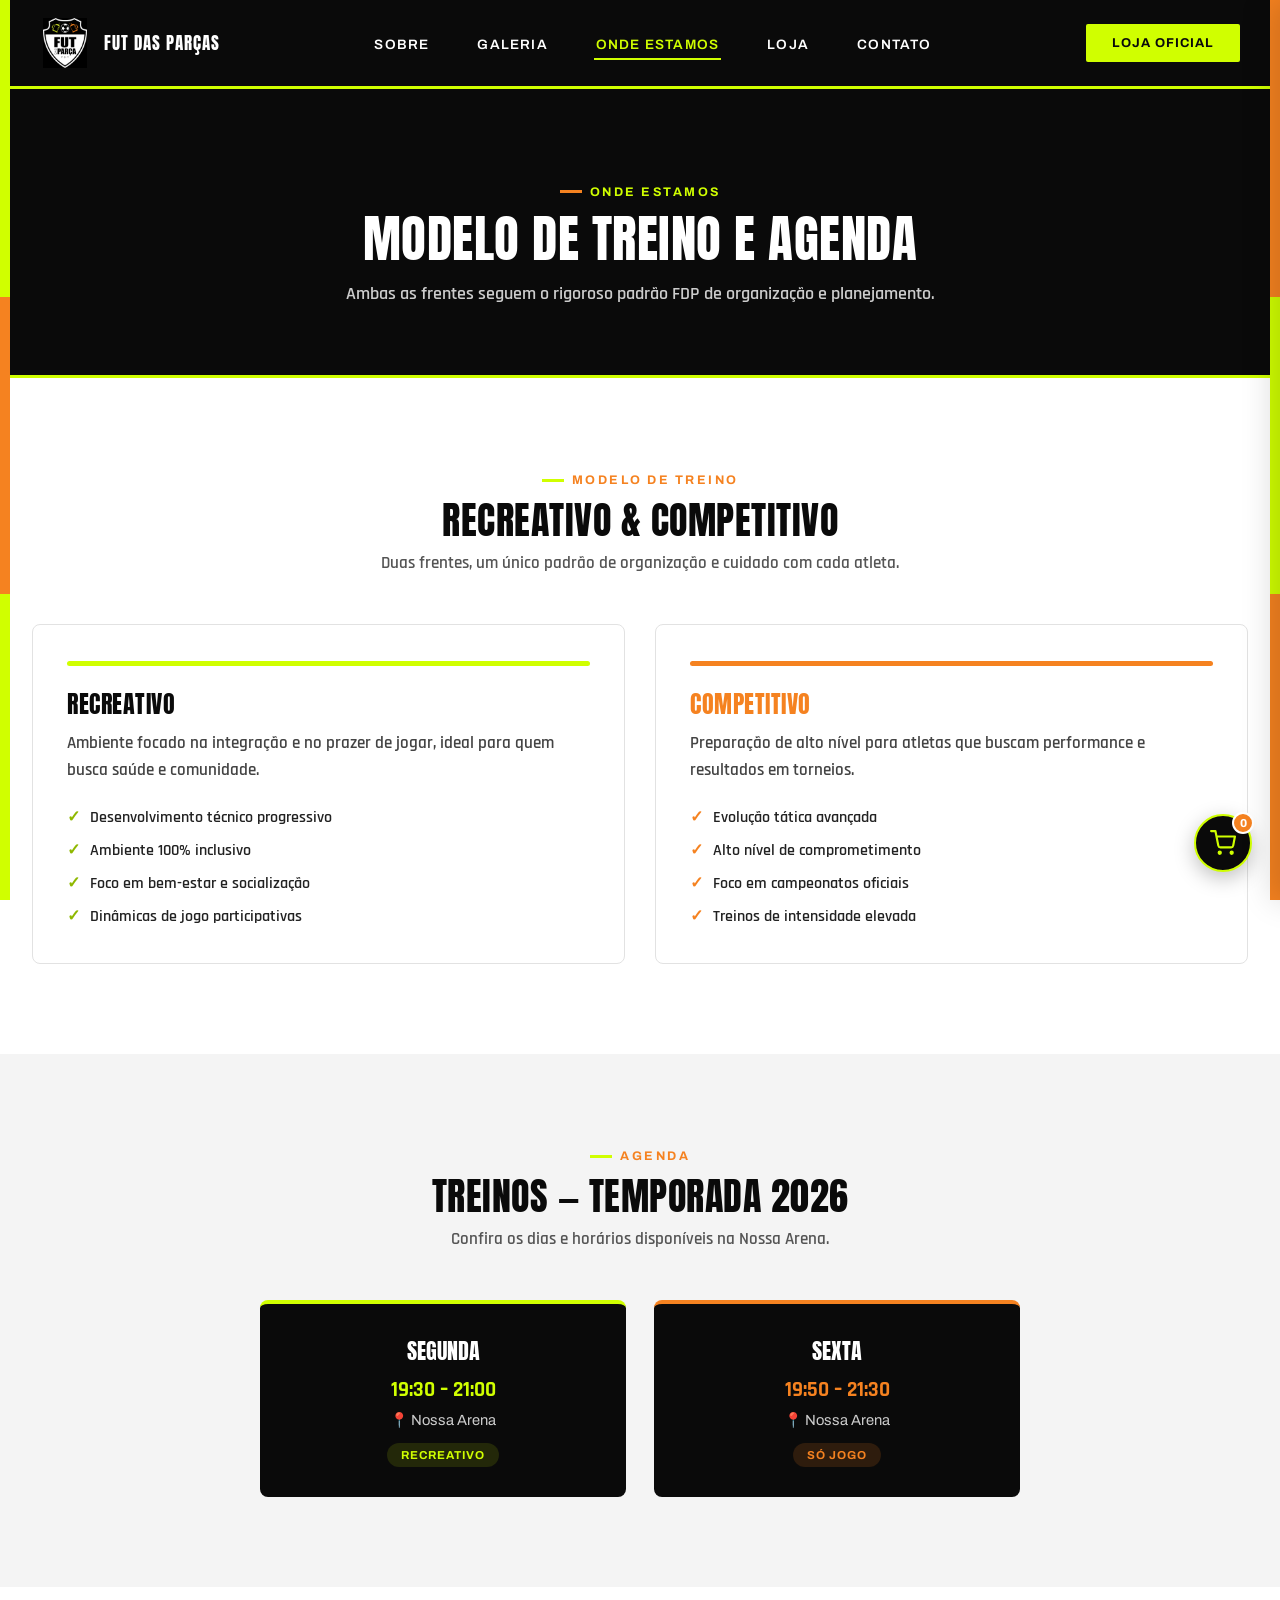
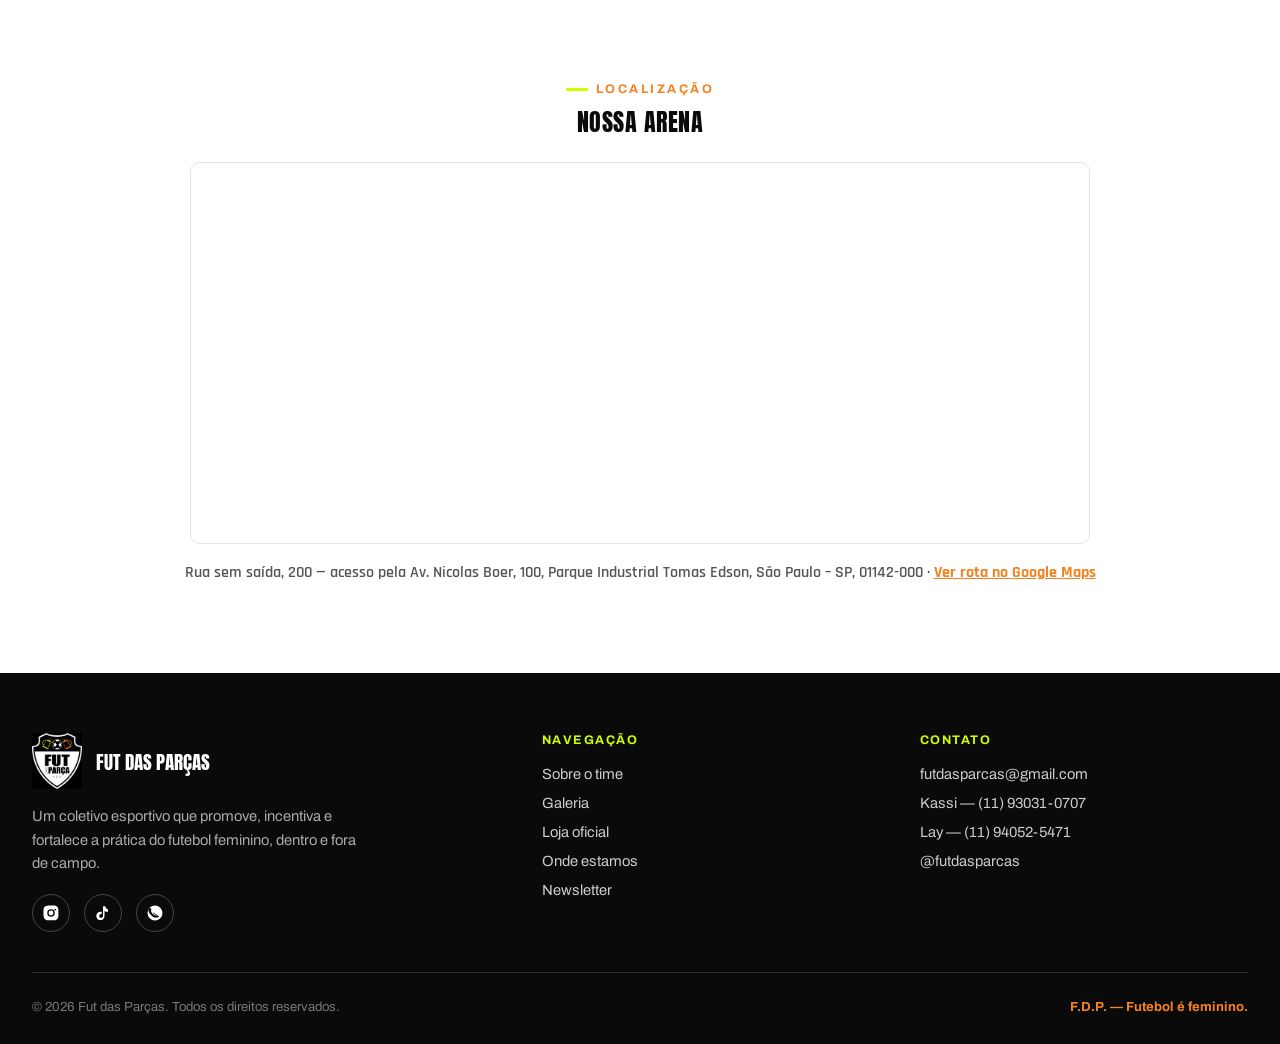
<file: onde-estamos.html>
<!DOCTYPE html>
<html lang="pt-BR">
<head>
<meta charset="UTF-8">
<meta name="viewport" content="width=device-width, initial-scale=1.0">
<title>Onde Estamos | Fut das Parças</title>
<link rel="icon" type="image/x-icon" href="assets/favicon.ico">
<link rel="icon" type="image/png" sizes="16x16" href="assets/favicon-16.png">
<link rel="icon" type="image/png" sizes="32x32" href="assets/favicon-32.png">
<link rel="icon" type="image/png" sizes="192x192" href="assets/favicon-192.png">
<link rel="apple-touch-icon" sizes="180x180" href="assets/apple-touch-icon.png">
<link rel="canonical" href="https://www.futdasparcas.com.br/">
<meta name="description" content="Modelo de treino, agenda e localização do Fut das Parças na Nossa Arena, São Paulo.">
<meta property="og:title" content="Onde Estamos | Fut das Parças">
<meta property="og:description" content="Modelo de treino, agenda e localização do Fut das Parças na Nossa Arena, São Paulo.">
<meta property="og:url" content="https://www.futdasparcas.com.br/">
<meta property="og:type" content="website">
<link rel="preconnect" href="https://fonts.googleapis.com">
<link rel="preconnect" href="https://fonts.gstatic.com" crossorigin>
<link href="https://fonts.googleapis.com/css2?family=Anton&family=Archivo:ital,wght@0,400;0,500;0,600;0,700;0,800;1,400&family=Rajdhani:wght@400;500;600;700&display=swap" rel="stylesheet">
<style>
  :root{
    --branco:#ffffff;
    --preto:#0a0a0a;
    --grafite:#1b1b1b;
    --cinza:#666666;
    --cinza-claro:#e9e9e9;
    --neon:#d0ff00;
    --laranja:#f58220;
    --maxw:1280px;
  }

  *{margin:0;padding:0;box-sizing:border-box;}

  html{scroll-behavior:smooth;}

  body{
    font-family:'Archivo',sans-serif;
    color:var(--preto);
    background:var(--branco);
    -webkit-font-smoothing:antialiased;
    overflow-x:hidden;
  }

  h1,h2,h3,h4{
    font-family:'Anton',sans-serif;
    text-transform:uppercase;
    font-weight:400;
    letter-spacing:0.5px;
    line-height:1;
  }

  a{text-decoration:none;color:inherit;}
  ul{list-style:none;}
  img{display:block;max-width:100%;}
  button{font-family:inherit;cursor:pointer;border:none;}

  /* ---------- friso lateral neon ---------- */
  .frisos{
    position:fixed;
    top:0;
    bottom:0;
    width:10px;
    z-index:500;
    pointer-events:none;
  }
  .friso-esq{
    left:0;
    background:linear-gradient(180deg, var(--neon) 0%, var(--neon) 33%, var(--laranja) 33%, var(--laranja) 66%, var(--neon) 66%, var(--neon) 100%);
  }
  .friso-dir{
    right:0;
    background:linear-gradient(180deg, var(--laranja) 0%, var(--laranja) 33%, var(--neon) 33%, var(--neon) 66%, var(--laranja) 66%, var(--laranja) 100%);
  }

  .wrap{
    max-width:var(--maxw);
    margin:0 auto;
    padding:0 32px;
  }

  /* ---------- header ---------- */
  header{
    position:sticky;
    top:0;
    z-index:100;
    background:var(--preto);
    border-bottom:3px solid var(--neon);
  }
  .nav{
    display:flex;
    align-items:center;
    justify-content:space-between;
    gap:40px;
    padding:18px 40px;
    max-width:var(--maxw);
    margin:0 auto;
  }
  .nav-logo{
    display:flex;
    align-items:center;
    gap:14px;
    flex-shrink:0;
  }
  .nav-logo img{
    height:50px;
    width:50px;
    object-fit:contain;
    flex-shrink:0;
  }
  .nav-logo span{
    color:var(--branco);
    font-family:'Anton',sans-serif;
    font-size:1.05rem;
    letter-spacing:1px;
    white-space:nowrap;
  }
  .nav-links{
    display:flex;
    align-items:center;
    gap:44px;
    flex:1;
    justify-content:center;
  }
  .nav-links a{
    color:var(--branco);
    font-size:0.85rem;
    font-weight:600;
    letter-spacing:1.2px;
    text-transform:uppercase;
    position:relative;
    padding:8px 2px;
    transition:color .25s;
  }
  .nav-links a::after{
    content:"";
    position:absolute;
    left:0;bottom:0;
    width:0;height:2px;
    background:var(--neon);
    transition:width .25s;
  }
  .nav-links a:hover{color:var(--neon);}
  .nav-links a:hover::after{width:100%;}
  .nav-links a.ativo-nav{color:var(--neon);}
  .nav-links a.ativo-nav::after{width:100%;}

  .nav-cta{
    background:var(--neon);
    color:var(--preto);
    font-size:0.8rem;
    font-weight:700;
    letter-spacing:1px;
    text-transform:uppercase;
    padding:12px 26px;
    border-radius:2px;
    transition:transform .2s, background .2s;
    white-space:nowrap;
    flex-shrink:0;
  }
  .nav-cta:hover{background:var(--laranja); color:var(--branco); transform:translateY(-2px);}

  .nav-burger{
    display:none;
    flex-direction:column;
    gap:5px;
    background:none;
    padding:6px;
  }
  .nav-burger span{
    width:26px;height:3px;background:var(--branco);
  }

  /* ---------- banner placeholder ---------- */
  .banner-placeholder{
    width:100%;
    aspect-ratio:16/6;
    background:
      repeating-linear-gradient(135deg, var(--cinza-claro) 0 2px, transparent 2px 14px),
      var(--branco);
    border-bottom:1px solid #ddd;
    display:flex;
    align-items:center;
    justify-content:center;
  }
  .banner-placeholder span{
    font-family:'Archivo',sans-serif;
    font-weight:700;
    letter-spacing:2px;
    text-transform:uppercase;
    font-size:0.8rem;
    color:var(--cinza);
    background:var(--branco);
    padding:8px 18px;
    border:1.5px dashed #ccc;
  }

  /* ---------- seção genérica ---------- */
  section{
    padding:88px 0;
  }
  .eyebrow{
    display:inline-flex;
    align-items:center;
    gap:8px;
    font-size:0.78rem;
    font-weight:700;
    letter-spacing:2.5px;
    text-transform:uppercase;
    color:var(--laranja);
    margin-bottom:14px;
  }
  .eyebrow::before{
    content:"";
    width:22px;height:3px;
    background:var(--neon);
  }

  /* ---------- galeria instagram ---------- */
  .galeria{
    padding:70px 0 88px;
  }
  .galeria-head{
    display:flex;
    align-items:flex-end;
    justify-content:space-between;
    margin-bottom:32px;
    flex-wrap:wrap;
    gap:16px;
  }
  .galeria-head h2{
    font-size:clamp(1.8rem, 3vw, 2.4rem);
  }
  .ig-link{
    display:inline-flex;
    align-items:center;
    gap:10px;
    font-weight:700;
    font-size:0.85rem;
    letter-spacing:1px;
    text-transform:uppercase;
    color:var(--preto);
    border-bottom:2px solid var(--preto);
    padding-bottom:4px;
    transition:color .2s, border-color .2s;
  }
  .ig-link:hover{color:var(--laranja); border-color:var(--laranja);}
  .ig-link svg{width:20px;height:20px;}

  .galeria-grid{
    display:grid;
    grid-template-columns:repeat(5, minmax(280px, 1fr));
    gap:20px;
    overflow-x:auto;
    padding-bottom:10px;
    scrollbar-width:thin;
  }
  .galeria-grid::-webkit-scrollbar{height:6px;}
  .galeria-grid::-webkit-scrollbar-thumb{background:var(--cinza-claro); border-radius:10px;}
  .galeria-item{
    position:relative;
    overflow:hidden;
    border-radius:6px;
    background:var(--grafite);
  }
  .galeria-item.ig-embed-wrap{
    aspect-ratio:auto;
    display:flex;
    align-items:flex-start;
    justify-content:center;
    border:1px solid #eee;
    min-height:420px;
  }
  .galeria-item.ig-embed-wrap iframe{
    border-radius:6px !important;
  }

  /* ---------- institucional ---------- */
  .institucional{
    background:var(--preto);
    color:var(--branco);
    padding:0;
  }
  .inst-block{
    padding:90px 0;
    border-bottom:1px solid #2a2a2a;
  }
  .inst-block:last-child{border-bottom:none;}

  .inst-grid{
    display:grid;
    grid-template-columns:0.9fr 1.1fr;
    gap:60px;
    align-items:center;
  }
  .inst-grid.reverse .inst-num{order:2;}
  .inst-grid.reverse .inst-text{order:1;}

  .inst-num{
    font-family:'Anton',sans-serif;
    font-size:clamp(5rem, 11vw, 9rem);
    line-height:0.8;
    color:transparent;
    -webkit-text-stroke:2px var(--neon);
    opacity:0.9;
  }
  .inst-text h3{
    font-size:clamp(1.7rem, 2.8vw, 2.3rem);
    margin-bottom:22px;
    color:var(--branco);
  }
  .inst-text h3 span{color:var(--neon);}
  .inst-text p{
    font-family:'Rajdhani',sans-serif;
    font-weight:600;
    font-size:1.3rem;
    line-height:1.65;
    color:#e0e0e0;
    max-width:580px;
  }

  /* manifesto */
  .manifesto{
    background:var(--neon);
    color:var(--preto);
    padding:100px 0;
    text-align:center;
  }
  .manifesto .eyebrow{color:var(--preto); justify-content:center; margin-bottom:26px;}
  .manifesto .eyebrow::before{background:var(--preto);}
  .manifesto h2{
    font-size:clamp(2.2rem, 5vw, 3.6rem);
    line-height:1.35;
    letter-spacing:1px;
    margin:0 auto 36px;
    max-width:820px;
  }
  .manifesto p{
    font-family:'Rajdhani',sans-serif;
    max-width:680px;
    margin:0 auto 16px;
    font-size:1.25rem;
    font-weight:600;
    line-height:1.65;
  }
  .manifesto p.lead{
    font-weight:800;
    font-size:1.45rem;
  }
  .manifesto p.cta-line{
    margin-top:30px;
    font-family:'Archivo',sans-serif;
    font-weight:800;
    font-size:1.4rem;
    letter-spacing:0.3px;
    text-transform:uppercase;
    -webkit-font-smoothing:antialiased;
    text-rendering:optimizeLegibility;
  }
  .manifesto-divider{
    width:60px;height:4px;
    background:var(--preto);
    margin:30px auto;
  }

  /* ---------- DNA institucional (missão/visão/valores) ---------- */
  .dna{
    background:var(--preto);
    color:var(--branco);
    padding:90px 0;
    border-top:1px solid #2a2a2a;
  }
  .dna-head{margin-bottom:50px;}
  .dna-head h2{
    font-size:clamp(1.9rem, 3.2vw, 2.6rem);
    color:var(--branco);
  }
  .dna-grid{
    display:grid;
    grid-template-columns:1fr 1fr;
    gap:40px;
    margin-bottom:56px;
  }
  .dna-card{
    border-left:3px solid var(--neon);
    padding-left:26px;
  }
  .dna-card.laranja{border-left-color:var(--laranja);}
  .dna-card h4{
    font-family:'Archivo',sans-serif;
    font-weight:700;
    font-size:0.78rem;
    letter-spacing:2px;
    text-transform:uppercase;
    color:var(--neon);
    margin-bottom:14px;
  }
  .dna-card.laranja h4{color:var(--laranja);}
  .dna-card p{
    font-family:'Rajdhani',sans-serif;
    font-weight:600;
    font-size:1.15rem;
    line-height:1.6;
    color:#dadada;
  }
  .valores-label{
    font-size:0.78rem;
    font-weight:700;
    letter-spacing:2px;
    text-transform:uppercase;
    color:#888;
    margin-bottom:18px;
  }
  .valores-list{
    display:flex;
    flex-wrap:wrap;
    gap:14px;
  }
  .valores-list li{
    border:1.5px solid #333;
    border-radius:30px;
    padding:10px 22px;
    font-size:0.85rem;
    font-weight:700;
    letter-spacing:0.8px;
    text-transform:uppercase;
    transition:border-color .2s, color .2s;
  }
  .valores-list li:nth-child(odd){color:var(--neon); border-color:rgba(208,255,0,0.35);}
  .valores-list li:nth-child(even){color:var(--laranja); border-color:rgba(245,130,32,0.35);}

  /* ---------- garantimos (checklist) ---------- */
  .garantimos{
    background:var(--branco);
    padding:90px 0;
  }
  .garantimos-grid{
    display:grid;
    grid-template-columns:1fr 1fr;
    gap:60px;
    align-items:start;
  }
  .garantimos-text h2{
    font-size:clamp(1.9rem, 3.2vw, 2.6rem);
    margin-bottom:20px;
  }
  .garantimos-text p{
    font-family:'Rajdhani',sans-serif;
    font-weight:600;
    font-size:1.15rem;
    line-height:1.65;
    color:#444;
    margin-bottom:18px;
  }
  .garantimos-text .mensalidade{
    display:inline-flex;
    align-items:center;
    gap:10px;
    background:var(--preto);
    color:var(--neon);
    font-weight:700;
    font-size:0.85rem;
    letter-spacing:0.6px;
    text-transform:uppercase;
    padding:12px 20px;
    border-radius:2px;
    transition:background .2s, color .2s, transform .2s;
  }
  .garantimos-text .mensalidade:hover{
    background:var(--laranja);
    color:var(--branco);
    transform:translateY(-2px);
  }
  .checklist{
    display:flex;
    flex-direction:column;
    gap:18px;
  }
  .checklist li{
    display:flex;
    align-items:flex-start;
    gap:14px;
    font-family:'Rajdhani',sans-serif;
    font-weight:600;
    font-size:1.1rem;
  }
  .checklist .check-ico{
    flex-shrink:0;
    width:28px;height:28px;
    border-radius:50%;
    background:var(--neon);
    display:flex;
    align-items:center;
    justify-content:center;
    font-size:0.85rem;
    font-weight:900;
    color:var(--preto);
  }

  /* ---------- nossa cultura ---------- */
  .cultura{
    background:var(--laranja);
    color:var(--branco);
    padding:90px 0;
    text-align:center;
  }
  .cultura .eyebrow{color:var(--preto); justify-content:center; margin-bottom:28px;}
  .cultura .eyebrow::before{background:var(--preto);}
  .cultura-list{
    display:flex;
    flex-direction:column;
    gap:22px;
    max-width:780px;
    margin:0 auto 36px;
  }
  .cultura-list li{
    font-family:'Anton',sans-serif;
    font-size:clamp(1.3rem, 2.6vw, 1.9rem);
    text-transform:uppercase;
    line-height:1.3;
  }
  .cultura-final{
    font-family:'Rajdhani',sans-serif;
    font-weight:700;
    font-size:1.3rem;
    border-top:2px solid rgba(255,255,255,0.4);
    padding-top:28px;
    max-width:600px;
    margin:0 auto;
  }

  /* ---------- ser FDP ---------- */
  .ser-fdp{
    background:var(--grafite);
    color:var(--branco);
    padding:90px 0;
  }
  .ser-fdp-head{
    text-align:center;
    margin-bottom:50px;
  }
  .ser-fdp-head h2{
    font-size:clamp(1.9rem, 3.2vw, 2.6rem);
    color:var(--branco);
  }
  .ser-fdp-grid{
    display:grid;
    grid-template-columns:repeat(4, 1fr);
    gap:24px;
  }
  .ser-fdp-card{
    background:rgba(255,255,255,0.04);
    border:1px solid #333;
    border-radius:6px;
    padding:30px 24px;
    text-align:center;
    transition:border-color .2s, transform .2s;
  }
  .ser-fdp-card:hover{border-color:var(--neon); transform:translateY(-4px);}
  .ser-fdp-card .num{
    font-family:'Anton',sans-serif;
    font-size:2.2rem;
    color:transparent;
    -webkit-text-stroke:1.5px var(--laranja);
    display:block;
    margin-bottom:16px;
  }
  .ser-fdp-card p{
    font-family:'Rajdhani',sans-serif;
    font-weight:700;
    font-size:1.05rem;
    line-height:1.4;
    text-transform:uppercase;
    letter-spacing:0.3px;
  }

  /* ---------- hero genérico de página interna ---------- */
  .page-hero{
    background:var(--preto);
    color:var(--branco);
    padding:90px 0 70px;
    text-align:center;
    border-bottom:3px solid var(--neon);
  }
  .page-hero .eyebrow{justify-content:center; color:var(--neon);}
  .page-hero .eyebrow::before{background:var(--laranja);}
  .page-hero h1{
    font-size:clamp(2.1rem, 4.2vw, 3.2rem);
    color:var(--branco);
    margin-bottom:18px;
  }
  .page-hero p{
    font-family:'Rajdhani',sans-serif;
    font-weight:600;
    font-size:1.15rem;
    color:#ccc;
    max-width:620px;
    margin:0 auto;
  }

  .secao-modelo{
    background:var(--branco);
    padding:90px 0;
  }
  .secao-agenda{
    background:#f4f4f4;
    padding:90px 0;
  }
  .secao-mapa{
    background:var(--branco);
    padding:90px 0;
  }
  .secao-head{
    text-align:center;
    max-width:680px;
    margin:0 auto 50px;
  }
  .secao-head .eyebrow{justify-content:center;}
  .secao-head h2{
    font-size:clamp(1.8rem, 3vw, 2.4rem);
  }
  .secao-head p{
    font-family:'Rajdhani',sans-serif;
    font-weight:600;
    font-size:1.05rem;
    color:#555;
    margin-top:12px;
  }

  /* modelo de treino: recreativo x competitivo */
  .modelo-grid{
    display:grid;
    grid-template-columns:1fr 1fr;
    gap:30px;
  }
  .modelo-card{
    border:1.5px solid #e2e2e2;
    border-radius:8px;
    padding:36px 34px;
    background:var(--branco);
  }
  .modelo-card .barra{
    width:100%;height:5px;
    border-radius:4px;
    margin-bottom:26px;
  }
  .modelo-card.recreativo .barra{background:var(--neon);}
  .modelo-card.competitivo .barra{background:var(--laranja);}
  .modelo-card h3{
    font-size:1.5rem;
    margin-bottom:14px;
  }
  .modelo-card.competitivo h3{color:var(--laranja);}
  .modelo-card p.desc{
    font-family:'Rajdhani',sans-serif;
    font-weight:600;
    font-size:1.08rem;
    color:#444;
    line-height:1.6;
    margin-bottom:22px;
  }
  .modelo-list{
    display:flex;
    flex-direction:column;
    gap:12px;
  }
  .modelo-list li{
    display:flex;
    align-items:flex-start;
    gap:10px;
    font-family:'Rajdhani',sans-serif;
    font-weight:600;
    font-size:1rem;
    color:#222;
  }
  .modelo-list li::before{
    content:"✓";
    flex-shrink:0;
    font-weight:800;
    color:#8fb800;
  }
  .modelo-card.competitivo .modelo-list li::before{color:var(--laranja);}

  /* agenda */
  .agenda-grid{
    display:grid;
    grid-template-columns:1fr 1fr;
    gap:28px;
    max-width:760px;
    margin:0 auto;
  }
  .agenda-card{
    background:var(--preto);
    color:var(--branco);
    border-radius:8px;
    padding:30px;
    text-align:center;
    border-top:4px solid var(--neon);
  }
  .agenda-card:nth-child(2){border-top-color:var(--laranja);}
  .agenda-card .dia{
    font-family:'Anton',sans-serif;
    font-size:1.4rem;
    text-transform:uppercase;
    margin-bottom:10px;
  }
  .agenda-card .hora{
    font-family:'Rajdhani',sans-serif;
    font-weight:700;
    font-size:1.3rem;
    color:var(--neon);
    margin-bottom:8px;
  }
  .agenda-card:nth-child(2) .hora{color:var(--laranja);}
  .agenda-card .local{
    display:flex;
    align-items:center;
    justify-content:center;
    gap:6px;
    font-size:0.92rem;
    color:#ccc;
    margin-bottom:14px;
  }
  .agenda-card .tipo{
    display:inline-block;
    font-size:0.72rem;
    font-weight:700;
    letter-spacing:1px;
    text-transform:uppercase;
    padding:6px 14px;
    border-radius:20px;
    background:rgba(208,255,0,0.12);
    color:var(--neon);
  }
  .agenda-card:nth-child(2) .tipo{
    background:rgba(245,130,32,0.15);
    color:var(--laranja);
  }

  /* mapa */
  .mapa-section{
    text-align:center;
  }
  .mapa-frame{
    border-radius:10px;
    overflow:hidden;
    border:1.5px solid #e2e2e2;
    max-width:900px;
    margin:0 auto;
  }
  .mapa-frame iframe{
    width:100%;
    height:380px;
    border:0;
    display:block;
  }
  .mapa-endereco{
    margin-top:18px;
    font-family:'Rajdhani',sans-serif;
    font-weight:600;
    font-size:1rem;
    color:#555;
  }
  .mapa-endereco a{
    color:var(--laranja);
    font-weight:700;
    text-decoration:underline;
  }

  /* ---------- loja ---------- */
  .loja{
    padding:90px 0;
  }
  .loja-head{
    display:flex;
    justify-content:space-between;
    align-items:flex-end;
    flex-wrap:wrap;
    gap:20px;
    margin-bottom:40px;
  }
  .loja-head h2{
    font-size:clamp(1.8rem, 3vw, 2.4rem);
  }
  .colecoes{
    display:flex;
    gap:10px;
    flex-wrap:wrap;
  }
  .colecao-btn{
    background:var(--branco);
    border:1.5px solid var(--preto);
    color:var(--preto);
    font-size:0.78rem;
    font-weight:700;
    letter-spacing:1px;
    text-transform:uppercase;
    padding:9px 18px;
    border-radius:30px;
    transition:all .2s;
  }
  .colecao-btn.ativo{
    background:var(--preto);
    color:var(--neon);
    border-color:var(--preto);
  }
  .colecao-btn:hover{
    border-color:var(--laranja);
    color:var(--laranja);
  }
  .colecao-btn.ativo:hover{color:var(--neon);}

  .produtos-grid{
    display:grid;
    grid-template-columns:repeat(4, 1fr);
    gap:28px;
  }
  .produto-card{
    display:flex;
    flex-direction:column;
  }
  .produto-img{
    aspect-ratio:1/1;
    background:var(--cinza-claro);
    border-radius:4px;
    position:relative;
    overflow:hidden;
    margin-bottom:16px;
  }
  .produto-img::before{
    content:"";
    position:absolute;
    inset:0;
    background:repeating-linear-gradient(135deg, #ddd 0 2px, transparent 2px 14px);
  }
  .produto-badge{
    position:absolute;
    top:12px;left:12px;
    background:var(--laranja);
    color:var(--branco);
    font-size:0.65rem;
    font-weight:800;
    letter-spacing:0.8px;
    text-transform:uppercase;
    padding:5px 10px;
    border-radius:2px;
    z-index:2;
  }
  .produto-quick{
    position:absolute;
    bottom:0;left:0;right:0;
    background:var(--preto);
    color:var(--branco);
    text-align:center;
    font-size:0.75rem;
    font-weight:700;
    letter-spacing:1px;
    text-transform:uppercase;
    padding:12px;
    transform:translateY(100%);
    transition:transform .25s;
    z-index:2;
  }
  .produto-card:hover .produto-quick{transform:translateY(0);}
  .produto-info h4{
    font-family:'Archivo',sans-serif;
    text-transform:none;
    font-weight:700;
    font-size:1rem;
    margin-bottom:6px;
  }
  .produto-info .preco{
    color:var(--laranja);
    font-weight:800;
    font-size:1.05rem;
  }
  .produto-info .preco .de{
    color:var(--cinza);
    font-weight:500;
    text-decoration:line-through;
    font-size:0.85rem;
    margin-right:6px;
  }

  .loja-ver-mais{
    margin-top:46px;
    text-align:center;
  }
  .btn-ver-mais{
    display:inline-flex;
    align-items:center;
    gap:10px;
    background:var(--preto);
    color:var(--neon);
    font-weight:700;
    font-size:0.85rem;
    letter-spacing:1px;
    text-transform:uppercase;
    padding:15px 34px;
    border-radius:2px;
    transition:background .2s, transform .2s, color .2s;
  }
  .btn-ver-mais:hover{background:var(--laranja); color:var(--branco); transform:translateY(-2px);}

  .loja-empty-note{
    margin-top:46px;
    text-align:center;
    color:var(--cinza);
    font-size:0.9rem;
    border-top:1px dashed #ddd;
    padding-top:24px;
  }

  /* ---------- newsletter ---------- */
  .newsletter{
    background:var(--grafite);
    color:var(--branco);
    padding:90px 0;
    position:relative;
    overflow:hidden;
  }
  .newsletter::before{
    content:"";
    position:absolute;
    top:-60px; right:-60px;
    width:280px;height:280px;
    border-radius:50%;
    background:var(--neon);
    opacity:0.12;
  }
  .newsletter::after{
    content:"";
    position:absolute;
    bottom:-80px; left:-80px;
    width:300px;height:300px;
    border-radius:50%;
    background:var(--laranja);
    opacity:0.12;
  }
  .newsletter-inner{
    position:relative;
    z-index:2;
    text-align:center;
    max-width:680px;
    margin:0 auto;
  }
  .newsletter h2{
    font-size:clamp(1.8rem, 3.4vw, 2.6rem);
    margin-bottom:16px;
  }
  .newsletter h2 span{color:var(--neon);}
  .newsletter p{
    color:#cfcfcf;
    font-size:1.02rem;
    margin-bottom:34px;
    line-height:1.6;
  }
  .newsletter-toggle{
    display:inline-flex;
    background:rgba(255,255,255,0.08);
    border:1px solid #444;
    border-radius:30px;
    padding:4px;
    margin-bottom:22px;
    gap:4px;
  }
  .newsletter-toggle button{
    background:transparent;
    color:#bbb;
    font-size:0.8rem;
    font-weight:700;
    letter-spacing:0.8px;
    text-transform:uppercase;
    padding:10px 22px;
    border-radius:24px;
    transition:all .2s;
  }
  .newsletter-toggle button.ativo{
    background:var(--neon);
    color:var(--preto);
  }
  .newsletter-form{
    display:flex;
    gap:10px;
    max-width:480px;
    margin:0 auto 18px;
  }
  .newsletter-form input{
    flex:1;
    padding:15px 18px;
    border:none;
    border-radius:2px;
    font-family:inherit;
    font-size:0.95rem;
    background:var(--branco);
    color:var(--preto);
  }
  .newsletter-form input:focus{
    outline:3px solid var(--neon);
  }
  .newsletter-form button{
    background:var(--neon);
    color:var(--preto);
    font-weight:800;
    font-size:0.85rem;
    letter-spacing:1px;
    text-transform:uppercase;
    padding:0 26px;
    border-radius:2px;
    transition:background .2s, transform .2s;
    white-space:nowrap;
  }
  .newsletter-form button:hover{background:var(--laranja); color:var(--branco); transform:translateY(-2px);}
  .newsletter-fineprint{
    font-size:0.78rem;
    color:#999;
  }
  .newsletter-fineprint a{
    color:var(--neon);
    text-decoration:underline;
  }

  /* ---------- footer ---------- */
  footer{
    background:var(--preto);
    color:var(--branco);
    padding:60px 0 30px;
  }
  .footer-grid{
    display:grid;
    grid-template-columns:1.4fr 1fr 1fr;
    gap:50px;
    padding-bottom:40px;
    border-bottom:1px solid #2a2a2a;
  }
  .footer-brand{
    display:flex;
    align-items:center;
    gap:14px;
    margin-bottom:16px;
  }
  .footer-brand img{height:56px;}
  .footer-brand span{
    font-family:'Anton',sans-serif;
    font-size:1.2rem;
  }
  .footer-grid p{
    color:#aaa;
    font-size:0.92rem;
    line-height:1.6;
    max-width:340px;
  }
  .footer-col h5{
    font-family:'Archivo',sans-serif;
    font-weight:700;
    font-size:0.78rem;
    letter-spacing:1.5px;
    text-transform:uppercase;
    color:var(--neon);
    margin-bottom:18px;
  }
  .footer-col ul li{margin-bottom:12px;}
  .footer-col ul li a{
    color:#ccc;
    font-size:0.92rem;
    transition:color .2s;
  }
  .footer-col ul li a:hover{color:var(--laranja);}
  .footer-social{
    display:flex;
    gap:14px;
    margin-top:18px;
  }
  .footer-social a{
    width:38px;height:38px;
    border:1.5px solid #444;
    border-radius:50%;
    display:flex;
    align-items:center;
    justify-content:center;
    transition:border-color .2s, background .2s;
  }
  .footer-social a:hover{border-color:var(--neon); background:rgba(208,255,0,0.08);}
  .footer-social svg{width:18px;height:18px;fill:var(--branco);}

  .footer-bottom{
    display:flex;
    justify-content:space-between;
    align-items:center;
    padding-top:26px;
    flex-wrap:wrap;
    gap:10px;
  }
  .footer-bottom p{color:#777; font-size:0.82rem;}
  .footer-bottom .fdp-tag{
    color:var(--laranja);
    font-weight:700;
  }

  /* ---------- responsivo ---------- */
  @media(max-width:980px){
    .inst-grid{grid-template-columns:1fr; gap:30px;}
    .inst-grid.reverse .inst-num,
    .inst-grid.reverse .inst-text{order:initial;}
    .inst-num{font-size:4.5rem;}
    .produtos-grid{grid-template-columns:repeat(2, 1fr);}
    .footer-grid{grid-template-columns:1fr; gap:30px;}
    .dna-grid{grid-template-columns:1fr; gap:30px;}
    .garantimos-grid{grid-template-columns:1fr; gap:36px;}
    .ser-fdp-grid{grid-template-columns:repeat(2, 1fr);}
    .modelo-grid{grid-template-columns:1fr; gap:24px;}
  }

  @media(max-width:760px){
    .frisos{width:5px;}
    .nav{padding:14px 20px; gap:16px;}
    .nav-logo img{height:38px; width:38px;}
    .nav-logo span{font-size:0.85rem;}
    .nav-links{
      position:absolute;
      top:100%;left:0;right:0;
      background:var(--preto);
      flex-direction:column;
      align-items:flex-start;
      gap:0;
      padding:10px 0;
      border-top:1px solid #222;
      display:none;
    }
    .nav-links.open{display:flex;}
    .nav-links a{padding:14px 32px; width:100%;}
    .nav-burger{display:flex;}
    .nav-cta{display:none;}
    .wrap{padding:0 20px;}
    .produtos-grid{grid-template-columns:1fr 1fr; gap:18px;}
    section{padding:60px 0;}
    .inst-block{padding:60px 0;}
    .manifesto{padding:70px 0;}
    .newsletter-form{flex-direction:column;}
    .newsletter-form button{padding:15px;}
  }

  @media(max-width:480px){
    .produtos-grid{grid-template-columns:1fr 1fr;}
    .footer-bottom{flex-direction:column; align-items:flex-start;}
    .ser-fdp-grid{grid-template-columns:1fr;}
    .agenda-grid{grid-template-columns:1fr;}

    section{padding:48px 0;}
    .secao-modelo,.secao-agenda,.secao-mapa{padding:54px 0;}
    .modelo-card{padding:26px 22px;}
    .agenda-card{padding:24px;}
    .mapa-frame iframe{height:280px;}
    .secao-head h2{font-size:1.5rem;}

    .btn-ver-mais,.nav-cta{
      font-size:0.8rem;
      padding:13px 22px;
    }

    .fdp-cart-drawer{max-width:100%;}
    .banner-carrossel .slide-dot{width:10px; height:10px;}
  }

/* === FDP CARRINHO === */
/* =====================================================================
   FDP CARRINHO — Estilos do ícone flutuante e painel lateral
   ===================================================================== */

.fdp-cart-icon {
  position: fixed;
  bottom: 28px;
  right: 28px;
  z-index: 900;
  width: 58px;
  height: 58px;
  border-radius: 50%;
  background: #0a0a0a;
  border: 2px solid #d0ff00;
  display: flex;
  align-items: center;
  justify-content: center;
  cursor: pointer;
  box-shadow: 0 6px 20px rgba(0,0,0,0.25);
  transition: transform .2s, background .2s;
}
.fdp-cart-icon:hover {
  transform: translateY(-3px);
  background: #f58220;
  border-color: #f58220;
}
.fdp-cart-icon svg {
  width: 26px;
  height: 26px;
  stroke: #d0ff00;
}
.fdp-cart-icon:hover svg {
  stroke: #ffffff;
}
.fdp-cart-badge {
  position: absolute;
  top: -4px;
  right: -4px;
  background: #f58220;
  color: #ffffff;
  font-size: 0.72rem;
  font-weight: 800;
  width: 22px;
  height: 22px;
  border-radius: 50%;
  display: flex;
  align-items: center;
  justify-content: center;
  border: 2px solid #ffffff;
}

.fdp-cart-overlay {
  position: fixed;
  inset: 0;
  background: rgba(0,0,0,0.5);
  z-index: 998;
  opacity: 0;
  pointer-events: none;
  transition: opacity .25s;
}
.fdp-cart-overlay.ativo {
  opacity: 1;
  pointer-events: auto;
}

.fdp-cart-drawer {
  position: fixed;
  top: 0;
  right: 0;
  bottom: 0;
  width: 100%;
  max-width: 420px;
  background: #ffffff;
  z-index: 999;
  display: flex;
  flex-direction: column;
  transform: translateX(100%);
  transition: transform .3s ease;
  box-shadow: -8px 0 30px rgba(0,0,0,0.15);
}
.fdp-cart-drawer.aberto {
  transform: translateX(0);
}

.fdp-cart-header {
  display: flex;
  align-items: center;
  justify-content: space-between;
  padding: 22px 24px;
  border-bottom: 1px solid #eee;
  background: #0a0a0a;
  color: #ffffff;
}
.fdp-cart-header h3 {
  font-family: 'Anton', sans-serif;
  text-transform: uppercase;
  font-size: 1.1rem;
  margin: 0;
  letter-spacing: 0.5px;
}
.fdp-cart-header h3 span {
  color: #d0ff00;
}
.fdp-cart-close {
  background: none;
  border: none;
  color: #ffffff;
  font-size: 1.6rem;
  line-height: 1;
  cursor: pointer;
  padding: 0;
}
.fdp-cart-close:hover {
  color: #f58220;
}

.fdp-cart-items {
  flex: 1;
  overflow-y: auto;
  padding: 20px 24px;
}

.fdp-cart-empty {
  text-align: center;
  color: #888;
  font-family: 'Rajdhani', sans-serif;
  font-weight: 600;
  font-size: 1.05rem;
  margin-top: 60px;
  line-height: 1.6;
}

.fdp-cart-item {
  display: flex;
  gap: 14px;
  padding: 18px 0;
  border-bottom: 1px solid #eee;
}
.fdp-cart-item-img {
  width: 72px;
  height: 72px;
  border-radius: 6px;
  overflow: hidden;
  background: #f4f4f4;
  flex-shrink: 0;
}
.fdp-cart-item-img img {
  width: 100%;
  height: 100%;
  object-fit: cover;
}
.fdp-cart-item-info {
  flex: 1;
}
.fdp-cart-item-title {
  font-weight: 700;
  font-size: 0.95rem;
  margin: 0 0 2px;
  color: #0a0a0a;
}
.fdp-cart-item-variant {
  font-size: 0.8rem;
  color: #888;
  margin: 0 0 4px;
}
.fdp-cart-item-price {
  font-weight: 800;
  color: #f58220;
  font-size: 0.9rem;
  margin: 0 0 8px;
}
.fdp-cart-item-qty {
  display: flex;
  align-items: center;
  gap: 10px;
}
.fdp-qty-btn {
  width: 26px;
  height: 26px;
  border-radius: 50%;
  border: 1.5px solid #ccc;
  background: #ffffff;
  font-weight: 700;
  cursor: pointer;
  display: flex;
  align-items: center;
  justify-content: center;
  transition: border-color .2s;
}
.fdp-qty-btn:hover {
  border-color: #0a0a0a;
}
.fdp-cart-item-qty span {
  font-weight: 700;
  min-width: 18px;
  text-align: center;
}
.fdp-remove-btn {
  background: none;
  border: none;
  color: #999;
  font-size: 0.75rem;
  text-decoration: underline;
  cursor: pointer;
  margin-left: auto;
}
.fdp-remove-btn:hover {
  color: #f58220;
}

.fdp-cart-footer {
  padding: 22px 24px;
  border-top: 1px solid #eee;
  background: #fafafa;
}
.fdp-cart-total-row {
  display: flex;
  justify-content: space-between;
  align-items: center;
  margin-bottom: 16px;
}
.fdp-cart-total-row span:first-child {
  font-weight: 700;
  font-size: 0.95rem;
  text-transform: uppercase;
  letter-spacing: 0.5px;
}
.fdp-cart-total-row span:last-child {
  font-weight: 800;
  font-size: 1.3rem;
  color: #0a0a0a;
}
.fdp-cart-footer-buttons {
  display: flex;
  flex-direction: column;
  gap: 10px;
}
.fdp-btn-continuar {
  display: block;
  text-align: center;
  background: #ffffff;
  border: 1.5px solid #0a0a0a;
  color: #0a0a0a;
  font-weight: 700;
  font-size: 0.85rem;
  letter-spacing: 0.8px;
  text-transform: uppercase;
  padding: 14px;
  border-radius: 2px;
  cursor: pointer;
  transition: background .2s, color .2s;
}
.fdp-btn-continuar:hover {
  background: #0a0a0a;
  color: #ffffff;
}
.fdp-btn-finalizar {
  display: block;
  text-align: center;
  background: #d0ff00;
  color: #0a0a0a;
  font-weight: 800;
  font-size: 0.85rem;
  letter-spacing: 0.8px;
  text-transform: uppercase;
  padding: 15px;
  border-radius: 2px;
  text-decoration: none;
  transition: background .2s, color .2s, transform .2s;
}
.fdp-btn-finalizar:hover {
  background: #f58220;
  color: #ffffff;
  transform: translateY(-2px);
}

@media (max-width: 480px) {
  .fdp-cart-drawer {
    max-width: 100%;
  }
  .fdp-cart-icon {
    bottom: 20px;
    right: 20px;
    width: 52px;
    height: 52px;
  }
}

</style>

</head>
<body>

<div class="frisos friso-esq"></div>
<div class="frisos friso-dir"></div>

<!-- ================= HEADER ================= -->
<header>
  <nav class="nav">
    <a href="index.html" class="nav-logo">
      <img src="[data-uri]" alt="Escudo Fut das Parças">
      <span>FUT DAS PARÇAS</span>
    </a>
    <ul class="nav-links" id="navLinks">
      <li><a href="sobre.html">Sobre</a></li>
      <li><a href="index.html#galeria">Galeria</a></li>
      <li><a href="onde-estamos.html" class="ativo-nav">Onde Estamos</a></li>
      <li><a href="loja.html">Loja</a></li>
      <li><a href="index.html#contato-footer">Contato</a></li>
    </ul>
    <a href="loja.html" class="nav-cta">Loja Oficial</a>
    <button class="nav-burger" id="navBurger" aria-label="Abrir menu">
      <span></span><span></span><span></span>
    </button>
  </nav>
</header>

<!-- ================= HERO ================= -->
<section class="page-hero">
  <div class="wrap">
    <span class="eyebrow">Onde estamos</span>
    <h1>Modelo de treino e agenda</h1>
    <p>Ambas as frentes seguem o rigoroso padrão FDP de organização e planejamento.</p>
  </div>
</section>

<!-- ================= MODELO DE TREINO ================= -->
<section class="secao-modelo">
  <div class="wrap">
    <div class="secao-head">
      <span class="eyebrow">Modelo de treino</span>
      <h2>Recreativo &amp; Competitivo</h2>
      <p>Duas frentes, um único padrão de organização e cuidado com cada atleta.</p>
    </div>

    <div class="modelo-grid">
      <div class="modelo-card recreativo">
        <div class="barra"></div>
        <h3>Recreativo</h3>
        <p class="desc">Ambiente focado na integração e no prazer de jogar, ideal para quem busca saúde e comunidade.</p>
        <ul class="modelo-list">
          <li>Desenvolvimento técnico progressivo</li>
          <li>Ambiente 100% inclusivo</li>
          <li>Foco em bem-estar e socialização</li>
          <li>Dinâmicas de jogo participativas</li>
        </ul>
      </div>
      <div class="modelo-card competitivo">
        <div class="barra"></div>
        <h3>Competitivo</h3>
        <p class="desc">Preparação de alto nível para atletas que buscam performance e resultados em torneios.</p>
        <ul class="modelo-list">
          <li>Evolução tática avançada</li>
          <li>Alto nível de comprometimento</li>
          <li>Foco em campeonatos oficiais</li>
          <li>Treinos de intensidade elevada</li>
        </ul>
      </div>
    </div>
  </div>
</section>

<!-- ================= AGENDA ================= -->
<section class="secao-agenda">
  <div class="wrap">
    <div class="secao-head">
      <span class="eyebrow">Agenda</span>
      <h2>Treinos — Temporada 2026</h2>
      <p>Confira os dias e horários disponíveis na Nossa Arena.</p>
    </div>

    <div class="agenda-grid">
      <div class="agenda-card">
        <div class="dia">Segunda</div>
        <div class="hora">19:30 – 21:00</div>
        <div class="local">📍 Nossa Arena</div>
        <span class="tipo">Recreativo</span>
      </div>
      <div class="agenda-card">
        <div class="dia">Sexta</div>
        <div class="hora">19:50 – 21:30</div>
        <div class="local">📍 Nossa Arena</div>
        <span class="tipo">Só jogo</span>
      </div>
    </div>
  </div>
</section>

<!-- ================= MAPA ================= -->
<section class="secao-mapa">
  <div class="wrap mapa-section">
    <span class="eyebrow">Localização</span>
    <h2 style="margin-bottom:28px;">Nossa Arena</h2>
    <div class="mapa-frame">
      <iframe
        src="https://maps.google.com/maps?q=Rua%20sem%20sa%C3%ADda%2C%20200%20Acesso%20pela%2C%20Av.%20Nicolas%20Boer%2C%20100%20-%20Parque%20Industrial%20Tomas%20Edson%2C%20S%C3%A3o%20Paulo%20-%20SP%2C%2001142-000&t=m&z=15&output=embed&iwloc=near"
        allowfullscreen
        loading="lazy"
        referrerpolicy="no-referrer-when-downgrade">
      </iframe>
    </div>
    <p class="mapa-endereco">Rua sem saída, 200 — acesso pela Av. Nicolas Boer, 100, Parque Industrial Tomas Edson, São Paulo – SP, 01142-000 · <a href="https://maps.app.goo.gl/CzoSdV8HcwSS7WFN8" target="_blank" rel="noopener">Ver rota no Google Maps</a></p>
  </div>
</section>


<!-- ================= FOOTER ================= -->
<footer>
  <div class="wrap">
    <div class="footer-grid">
      <div>
        <div class="footer-brand">
          <img src="[data-uri]" alt="Escudo Fut das Parças">
          <span>FUT DAS PARÇAS</span>
        </div>
        <p>Um coletivo esportivo que promove, incentiva e fortalece a prática do futebol feminino, dentro e fora de campo.</p>
        <div class="footer-social">
          <a href="https://instagram.com/futdasparcas" target="_blank" rel="noopener" aria-label="Instagram">
            <svg viewBox="0 0 24 24"><path d="M12 2c2.7 0 3.06.01 4.12.06 1.06.05 1.78.22 2.41.46.66.26 1.18.6 1.7 1.12.52.52.86 1.04 1.12 1.7.24.63.41 1.35.46 2.41.05 1.06.06 1.42.06 4.12s-.01 3.06-.06 4.12c-.05 1.06-.22 1.78-.46 2.41-.26.66-.6 1.18-1.12 1.7-.52.52-1.04.86-1.7 1.12-.63.24-1.35.41-2.41.46-1.06.05-1.42.06-4.12.06s-3.06-.01-4.12-.06c-1.06-.05-1.78-.22-2.41-.46-.66-.26-1.18-.6-1.7-1.12-.52-.52-.86-1.04-1.12-1.7-.24-.63-.41-1.35-.46-2.41C2.01 15.06 2 14.7 2 12s.01-3.06.06-4.12c.05-1.06.22-1.78.46-2.41.26-.66.6-1.18 1.12-1.7.52-.52 1.04-.86 1.7-1.12.63-.24 1.35-.41 2.41-.46C8.94 2.01 9.3 2 12 2zm0 5a5 5 0 100 10 5 5 0 000-10zm0 8.2a3.2 3.2 0 110-6.4 3.2 3.2 0 010 6.4zm5.65-8.97a1.2 1.2 0 100 2.4 1.2 1.2 0 000-2.4z"/></svg>
          </a>
          <a href="https://tiktok.com/@futdasparcas" target="_blank" rel="noopener" aria-label="TikTok">
            <svg viewBox="0 0 24 24"><path d="M16.6 5.82c-.96-.66-1.55-1.74-1.6-2.92h-2.95v13.04c0 1.4-1.13 2.53-2.53 2.53a2.53 2.53 0 01-2.53-2.53c0-1.4 1.13-2.53 2.53-2.53.27 0 .53.04.77.12v-3.01a5.5 5.5 0 00-.77-.05A5.5 5.5 0 003 15.99a5.5 5.5 0 005.5 5.5 5.5 5.5 0 005.5-5.5V9.2a8.1 8.1 0 004.6 1.41V7.65a4.95 4.95 0 01-2-1.83z"/></svg>
          </a>
          <a href="https://wa.me/5511930310707" target="_blank" rel="noopener" aria-label="WhatsApp">
            <svg viewBox="0 0 24 24"><path d="M17.5 14.4c-.3-.1-1.7-.8-1.9-.9-.3-.1-.5-.1-.7.1-.2.2-.7.9-.9 1.1-.2.2-.3.2-.6.1-.3-.1-1.3-.5-2.4-1.5-.9-.8-1.5-1.8-1.7-2.1-.2-.3 0-.5.1-.6.1-.1.7-.8.8-1 .1-.2 0-.4 0-.6 0-.1-.6-1.5-.8-2-.2-.5-.4-.4-.6-.4h-.5c-.2 0-.5.1-.7.3-.2.2-.9.9-.9 2.1 0 1.2.9 2.4 1 2.6.1.1 1.4 2.2 3.5 3.1 2 .9 2 .6 2.4.6.4 0 1.3-.5 1.4-1 .2-.5.2-1 .1-1.1 0-.1-.1-.2-.4-.3zM12 2a10 10 0 100 20 10 10 0 000-20zm5.5 14.6c-.7.7-2.6 1.4-3.3 1.5-.6.1-2.6.4-5-1.1-2.9-1.8-4.8-5-4.9-5.3-.1-.3-1-1.7-1-3.2s.8-2.3 1.1-2.6c.3-.3.7-.4.9-.4h.7c.2 0 .5 0 .7.5.3.7.9 2.2 1 2.4.1.2.1.4 0 .6-.1.2-.2.4-.3.5z"/></svg>
          </a>
        </div>
      </div>

      <div class="footer-col">
        <h5>Navegação</h5>
        <ul>
          <li><a href="sobre.html">Sobre o time</a></li>
          <li><a href="index.html#galeria">Galeria</a></li>
          <li><a href="loja.html">Loja oficial</a></li>
          <li><a href="onde-estamos.html">Onde estamos</a></li>
          <li><a href="index.html#newsletter">Newsletter</a></li>
        </ul>
      </div>

      <div class="footer-col" id="contato-footer">
        <h5>Contato</h5>
        <ul>
          <li><a href="mailto:futdasparcas@gmail.com">futdasparcas@gmail.com</a></li>
          <li><a href="https://wa.me/5511930310707" target="_blank" rel="noopener">Kassi — (11) 93031-0707</a></li>
          <li><a href="https://wa.me/5511940525471" target="_blank" rel="noopener">Lay — (11) 94052-5471</a></li>
          <li><a href="https://instagram.com/futdasparcas" target="_blank" rel="noopener">@futdasparcas</a></li>
        </ul>
      </div>
    </div>

    <div class="footer-bottom">
      <p>© 2026 Fut das Parças. Todos os direitos reservados.</p>
      <p class="fdp-tag">F.D.P. — Futebol é feminino.</p>
    </div>
  </div>
</footer>

<script>
  const burger = document.getElementById('navBurger');
  const links = document.getElementById('navLinks');
  burger.addEventListener('click', () => links.classList.toggle('open'));
</script>


<!--
=====================================================================
FDP CARRINHO — Snippet HTML do ícone flutuante + painel lateral
=====================================================================
Cole este bloco UMA VEZ em cada página do site, logo antes do </body>.
Ele precisa estar presente em TODAS as páginas (Home, Sobre, Onde
Estamos, Loja, página de produto) para o carrinho funcionar em
qualquer lugar que a pessoa esteja navegando.
===================================================================== -->

<!-- Ícone flutuante do carrinho -->
<div class="fdp-cart-icon" id="fdpCartIcon">
  <svg viewBox="0 0 24 24" fill="none" stroke-width="2" stroke-linecap="round" stroke-linejoin="round">
    <circle cx="9" cy="21" r="1"></circle>
    <circle cx="20" cy="21" r="1"></circle>
    <path d="M1 1h4l2.68 13.39a2 2 0 0 0 2 1.61h9.72a2 2 0 0 0 2-1.61L23 6H6"></path>
  </svg>
  <span class="fdp-cart-badge" id="fdpCartCount">0</span>
</div>

<!-- Fundo escurecido (overlay) -->
<div class="fdp-cart-overlay" id="fdpCartOverlay"></div>

<!-- Painel lateral do carrinho -->
<div class="fdp-cart-drawer" id="fdpCartDrawer">
  <div class="fdp-cart-header">
    <h3>Seu <span>carrinho</span></h3>
    <button class="fdp-cart-close" id="fdpCartCloseBtn" aria-label="Fechar carrinho">&times;</button>
  </div>

  <div class="fdp-cart-items" id="fdpCartItems">
    <p class="fdp-cart-empty">Seu carrinho está vazio.<br>Que tal dar uma olhada nos produtos do time?</p>
  </div>

  <div class="fdp-cart-footer">
    <div class="fdp-cart-total-row">
      <span>Total</span>
      <span id="fdpCartTotal"></span>
    </div>
    <div class="fdp-cart-footer-buttons">
      <button class="fdp-btn-continuar" id="fdpCartContinueBtn">Continuar comprando</button>
      <a href="#" class="fdp-btn-finalizar" id="fdpCartCheckoutBtn" style="display:none;">Finalizar compra →</a>
    </div>
  </div>
</div>

<!-- Scripts do carrinho (mantenha esta ordem: CSS já deve estar no <head>, JS vai aqui no final) -->

<script>
/* =====================================================================
   FDP CARRINHO — Integração com Shopify Storefront API
   =====================================================================
   O que este arquivo faz:
   - Cria e mantém um carrinho de compras real na Shopify (via Storefront API)
   - Guarda o ID do carrinho no navegador do cliente (localStorage), então o
     carrinho persiste entre páginas e mesmo se a pessoa fechar e voltar
   - Mostra um painel lateral (drawer) com os itens, permitindo continuar
     navegando ou ir direto pro checkout seguro da Shopify

   CONFIGURAÇÃO OBRIGATÓRIA — troque os valores abaixo pelos da sua loja:
   ===================================================================== */

const FDP_SHOPIFY_CONFIG = {
  // Domínio da sua loja Shopify (ex: "fut-das-parcas.myshopify.com")
  dominio: "SUA-LOJA.myshopify.com",

  // Storefront Access Token (NÃO é a senha do admin — veja o guia para gerar)
  storefrontToken: "SEU_STOREFRONT_ACCESS_TOKEN_AQUI",

  // Versão da API (mantenha atualizado a cada alguns meses)
  apiVersion: "2026-01",
};

/* ===================================================================== */

const FDP_CART_KEY = "fdp_cart_id";

function fdpGraphQL(query, variables = {}) {
  const url = `https://${FDP_SHOPIFY_CONFIG.dominio}/api/${FDP_SHOPIFY_CONFIG.apiVersion}/graphql.json`;
  return fetch(url, {
    method: "POST",
    headers: {
      "Content-Type": "application/json",
      "X-Shopify-Storefront-Access-Token": FDP_SHOPIFY_CONFIG.storefrontToken,
    },
    body: JSON.stringify({ query, variables }),
  }).then((res) => res.json());
}

const FDP_CART_FRAGMENT = `
  fragment FdpCartFragment on Cart {
    id
    checkoutUrl
    totalQuantity
    cost {
      totalAmount { amount currencyCode }
    }
    lines(first: 100) {
      edges {
        node {
          id
          quantity
          merchandise {
            ... on ProductVariant {
              id
              title
              price { amount currencyCode }
              image { url altText }
              product { title handle }
            }
          }
        }
      }
    }
  }
`;

async function fdpCreateCart() {
  const query = `
    mutation FdpCartCreate {
      cartCreate {
        cart { ...FdpCartFragment }
        userErrors { field message }
      }
    }
    ${FDP_CART_FRAGMENT}
  `;
  const data = await fdpGraphQL(query);
  const cart = data?.data?.cartCreate?.cart;
  if (cart) {
    localStorage.setItem(FDP_CART_KEY, cart.id);
  }
  return cart;
}

async function fdpGetCart() {
  const cartId = localStorage.getItem(FDP_CART_KEY);
  if (!cartId) return null;

  const query = `
    query FdpGetCart($id: ID!) {
      cart(id: $id) { ...FdpCartFragment }
    }
    ${FDP_CART_FRAGMENT}
  `;
  const data = await fdpGraphQL(query, { id: cartId });
  const cart = data?.data?.cart;
  if (!cart) {
    // Carrinho expirou ou não existe mais (carrinhos abandonados expiram em 30 dias)
    localStorage.removeItem(FDP_CART_KEY);
  }
  return cart;
}

async function fdpEnsureCart() {
  let cart = await fdpGetCart();
  if (!cart) {
    cart = await fdpCreateCart();
  }
  return cart;
}

async function fdpAddToCart(variantId, quantity = 1) {
  const cart = await fdpEnsureCart();

  const query = `
    mutation FdpCartLinesAdd($cartId: ID!, $lines: [CartLineInput!]!) {
      cartLinesAdd(cartId: $cartId, lines: $lines) {
        cart { ...FdpCartFragment }
        userErrors { field message }
      }
    }
    ${FDP_CART_FRAGMENT}
  `;
  const variables = {
    cartId: cart.id,
    lines: [{ merchandiseId: variantId, quantity }],
  };
  const data = await fdpGraphQL(query, variables);
  const result = data?.data?.cartLinesAdd;

  if (result?.userErrors?.length) {
    console.error("FDP Carrinho — erro ao adicionar item:", result.userErrors);
    return null;
  }

  return result?.cart;
}

async function fdpUpdateLineQuantity(lineId, quantity) {
  const cart = await fdpEnsureCart();

  const query = `
    mutation FdpCartLinesUpdate($cartId: ID!, $lines: [CartLineUpdateInput!]!) {
      cartLinesUpdate(cartId: $cartId, lines: $lines) {
        cart { ...FdpCartFragment }
        userErrors { field message }
      }
    }
    ${FDP_CART_FRAGMENT}
  `;
  const variables = {
    cartId: cart.id,
    lines: [{ id: lineId, quantity }],
  };
  const data = await fdpGraphQL(query, variables);
  return data?.data?.cartLinesUpdate?.cart;
}

async function fdpRemoveLine(lineId) {
  const cart = await fdpEnsureCart();

  const query = `
    mutation FdpCartLinesRemove($cartId: ID!, $lineIds: [ID!]!) {
      cartLinesRemove(cartId: $cartId, lineIds: $lineIds) {
        cart { ...FdpCartFragment }
        userErrors { field message }
      }
    }
    ${FDP_CART_FRAGMENT}
  `;
  const data = await fdpGraphQL(query, { cartId: cart.id, lineIds: [lineId] });
  return data?.data?.cartLinesRemove?.cart;
}

/* =====================================================================
   INTERFACE VISUAL DO CARRINHO (painel lateral)
   ===================================================================== */

function fdpFormatMoney(amount, currencyCode) {
  const value = parseFloat(amount);
  return new Intl.NumberFormat("pt-BR", {
    style: "currency",
    currency: currencyCode || "BRL",
  }).format(value);
}

function fdpRenderCart(cart) {
  const itemsEl = document.getElementById("fdpCartItems");
  const countEl = document.getElementById("fdpCartCount");
  const totalEl = document.getElementById("fdpCartTotal");
  const checkoutBtn = document.getElementById("fdpCartCheckoutBtn");

  if (!itemsEl) return;

  const lines = cart?.lines?.edges || [];

  if (countEl) countEl.textContent = cart?.totalQuantity || 0;

  if (!lines.length) {
    itemsEl.innerHTML = `<p class="fdp-cart-empty">Seu carrinho está vazio.<br>Que tal dar uma olhada nos produtos do time?</p>`;
    if (totalEl) totalEl.textContent = "";
    if (checkoutBtn) checkoutBtn.style.display = "none";
    return;
  }

  if (checkoutBtn) {
    checkoutBtn.style.display = "block";
    checkoutBtn.href = cart.checkoutUrl;
  }

  itemsEl.innerHTML = lines
    .map(({ node: line }) => {
      const variant = line.merchandise;
      const img = variant.image?.url;
      return `
        <div class="fdp-cart-item" data-line-id="${line.id}">
          <div class="fdp-cart-item-img">
            ${img ? `<img src="${img}" alt="${variant.image.altText || variant.product.title}">` : ""}
          </div>
          <div class="fdp-cart-item-info">
            <p class="fdp-cart-item-title">${variant.product.title}</p>
            ${variant.title !== "Default Title" ? `<p class="fdp-cart-item-variant">${variant.title}</p>` : ""}
            <p class="fdp-cart-item-price">${fdpFormatMoney(variant.price.amount, variant.price.currencyCode)}</p>
            <div class="fdp-cart-item-qty">
              <button class="fdp-qty-btn" data-action="decrease" data-line-id="${line.id}" data-qty="${line.quantity}">−</button>
              <span>${line.quantity}</span>
              <button class="fdp-qty-btn" data-action="increase" data-line-id="${line.id}" data-qty="${line.quantity}">+</button>
              <button class="fdp-remove-btn" data-line-id="${line.id}" title="Remover">Remover</button>
            </div>
          </div>
        </div>
      `;
    })
    .join("");

  if (totalEl) {
    totalEl.textContent = fdpFormatMoney(
      cart.cost.totalAmount.amount,
      cart.cost.totalAmount.currencyCode
    );
  }

  // Liga os botões de quantidade/remover recém-criados
  itemsEl.querySelectorAll(".fdp-qty-btn").forEach((btn) => {
    btn.addEventListener("click", async () => {
      const lineId = btn.dataset.lineId;
      const currentQty = parseInt(btn.dataset.qty, 10);
      const newQty = btn.dataset.action === "increase" ? currentQty + 1 : currentQty - 1;

      if (newQty <= 0) {
        const updatedCart = await fdpRemoveLine(lineId);
        fdpRenderCart(updatedCart);
      } else {
        const updatedCart = await fdpUpdateLineQuantity(lineId, newQty);
        fdpRenderCart(updatedCart);
      }
    });
  });

  itemsEl.querySelectorAll(".fdp-remove-btn").forEach((btn) => {
    btn.addEventListener("click", async () => {
      const updatedCart = await fdpRemoveLine(btn.dataset.lineId);
      fdpRenderCart(updatedCart);
    });
  });
}

function fdpOpenCartDrawer() {
  document.getElementById("fdpCartDrawer")?.classList.add("aberto");
  document.getElementById("fdpCartOverlay")?.classList.add("ativo");
}

function fdpCloseCartDrawer() {
  document.getElementById("fdpCartDrawer")?.classList.remove("aberto");
  document.getElementById("fdpCartOverlay")?.classList.remove("ativo");
}

async function fdpRefreshCartUI() {
  const cart = await fdpGetCart();
  fdpRenderCart(cart);
}

/* Função pública: chame isso no onclick de qualquer botão "Adicionar ao carrinho" */
async function fdpAddToCartAndOpen(variantId, quantity = 1, button) {
  const originalText = button ? button.textContent : null;
  if (button) {
    button.textContent = "Adicionando...";
    button.disabled = true;
  }

  const cart = await fdpAddToCart(variantId, quantity);

  if (button) {
    button.textContent = originalText;
    button.disabled = false;
  }

  if (cart) {
    fdpRenderCart(cart);
    fdpOpenCartDrawer();
  } else {
    alert("Não foi possível adicionar o produto ao carrinho. Tente novamente.");
  }
}

/* Inicialização: monta a UI do carrinho e atualiza o contador ao carregar a página */
document.addEventListener("DOMContentLoaded", () => {
  fdpRefreshCartUI();

  document.getElementById("fdpCartIcon")?.addEventListener("click", fdpOpenCartDrawer);
  document.getElementById("fdpCartCloseBtn")?.addEventListener("click", fdpCloseCartDrawer);
  document.getElementById("fdpCartOverlay")?.addEventListener("click", fdpCloseCartDrawer);
  document.getElementById("fdpCartContinueBtn")?.addEventListener("click", fdpCloseCartDrawer);
});

</script>
</body>
</html>
</file>
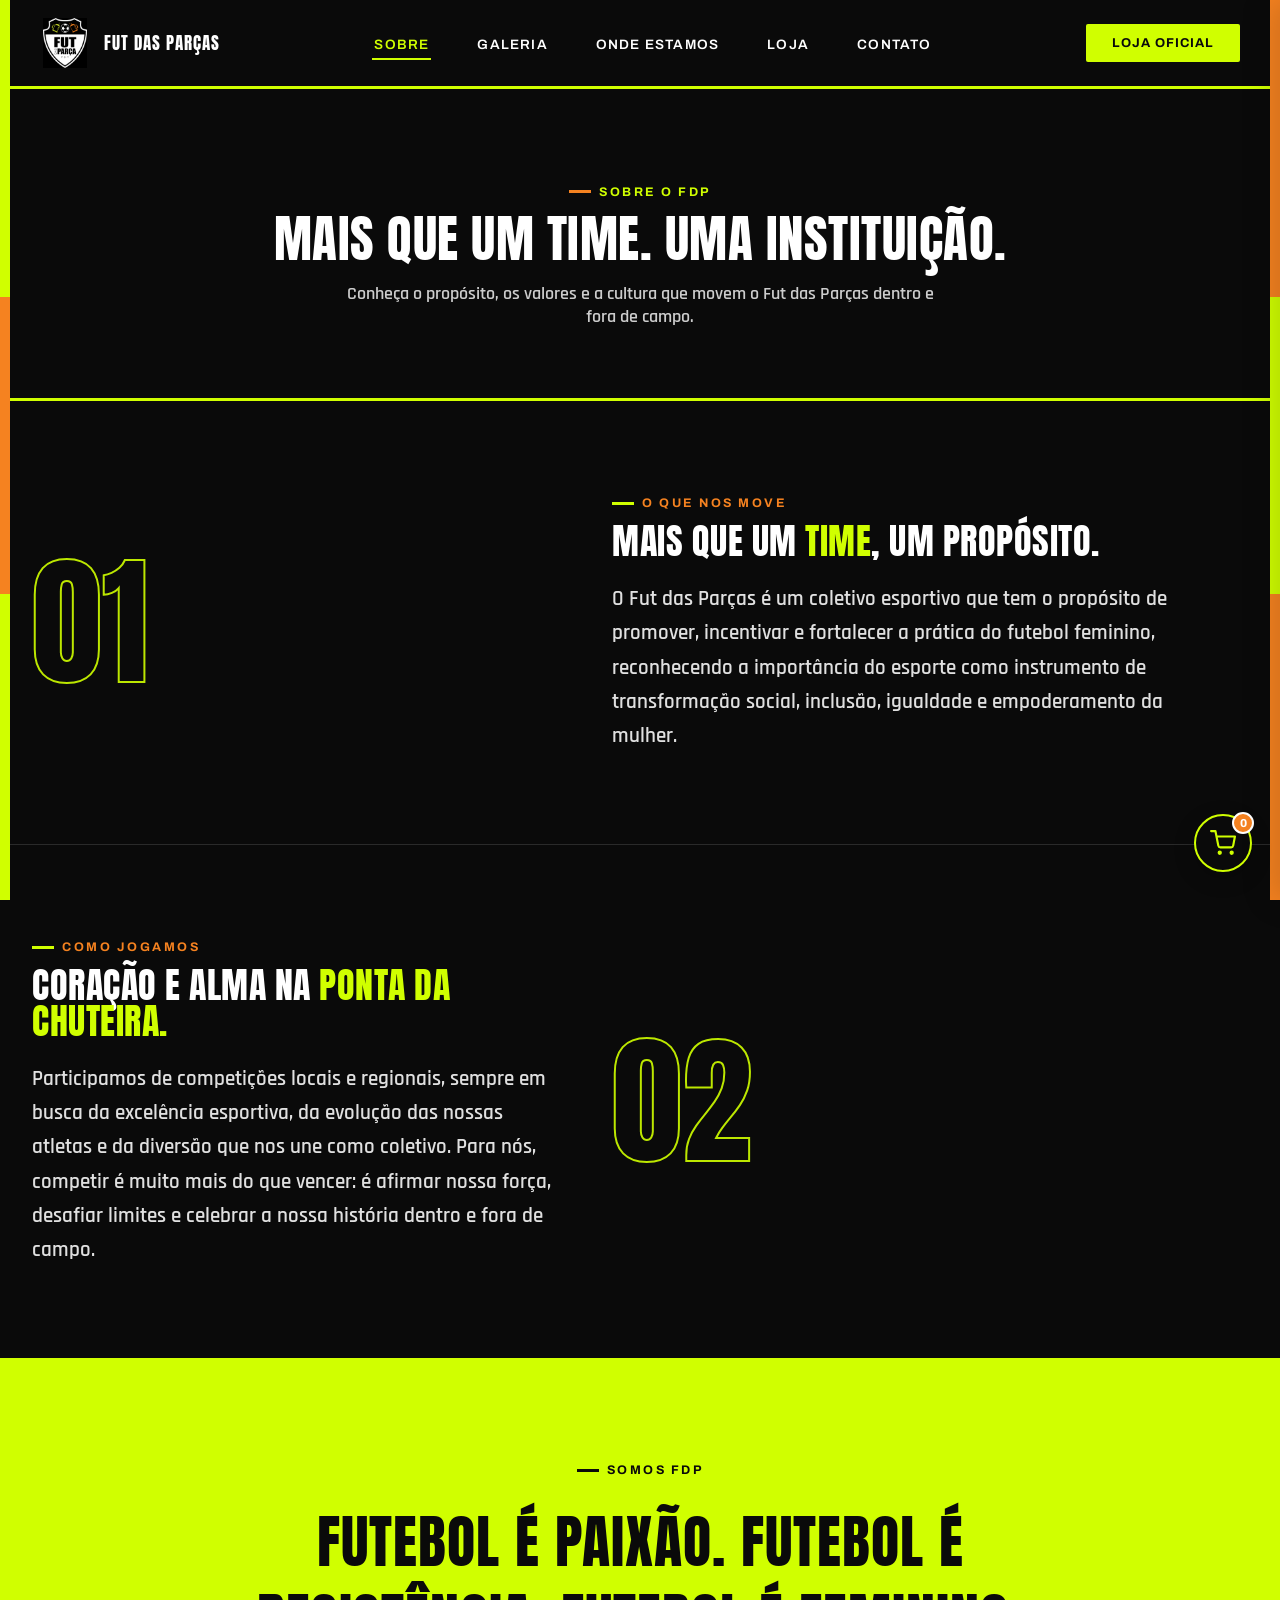
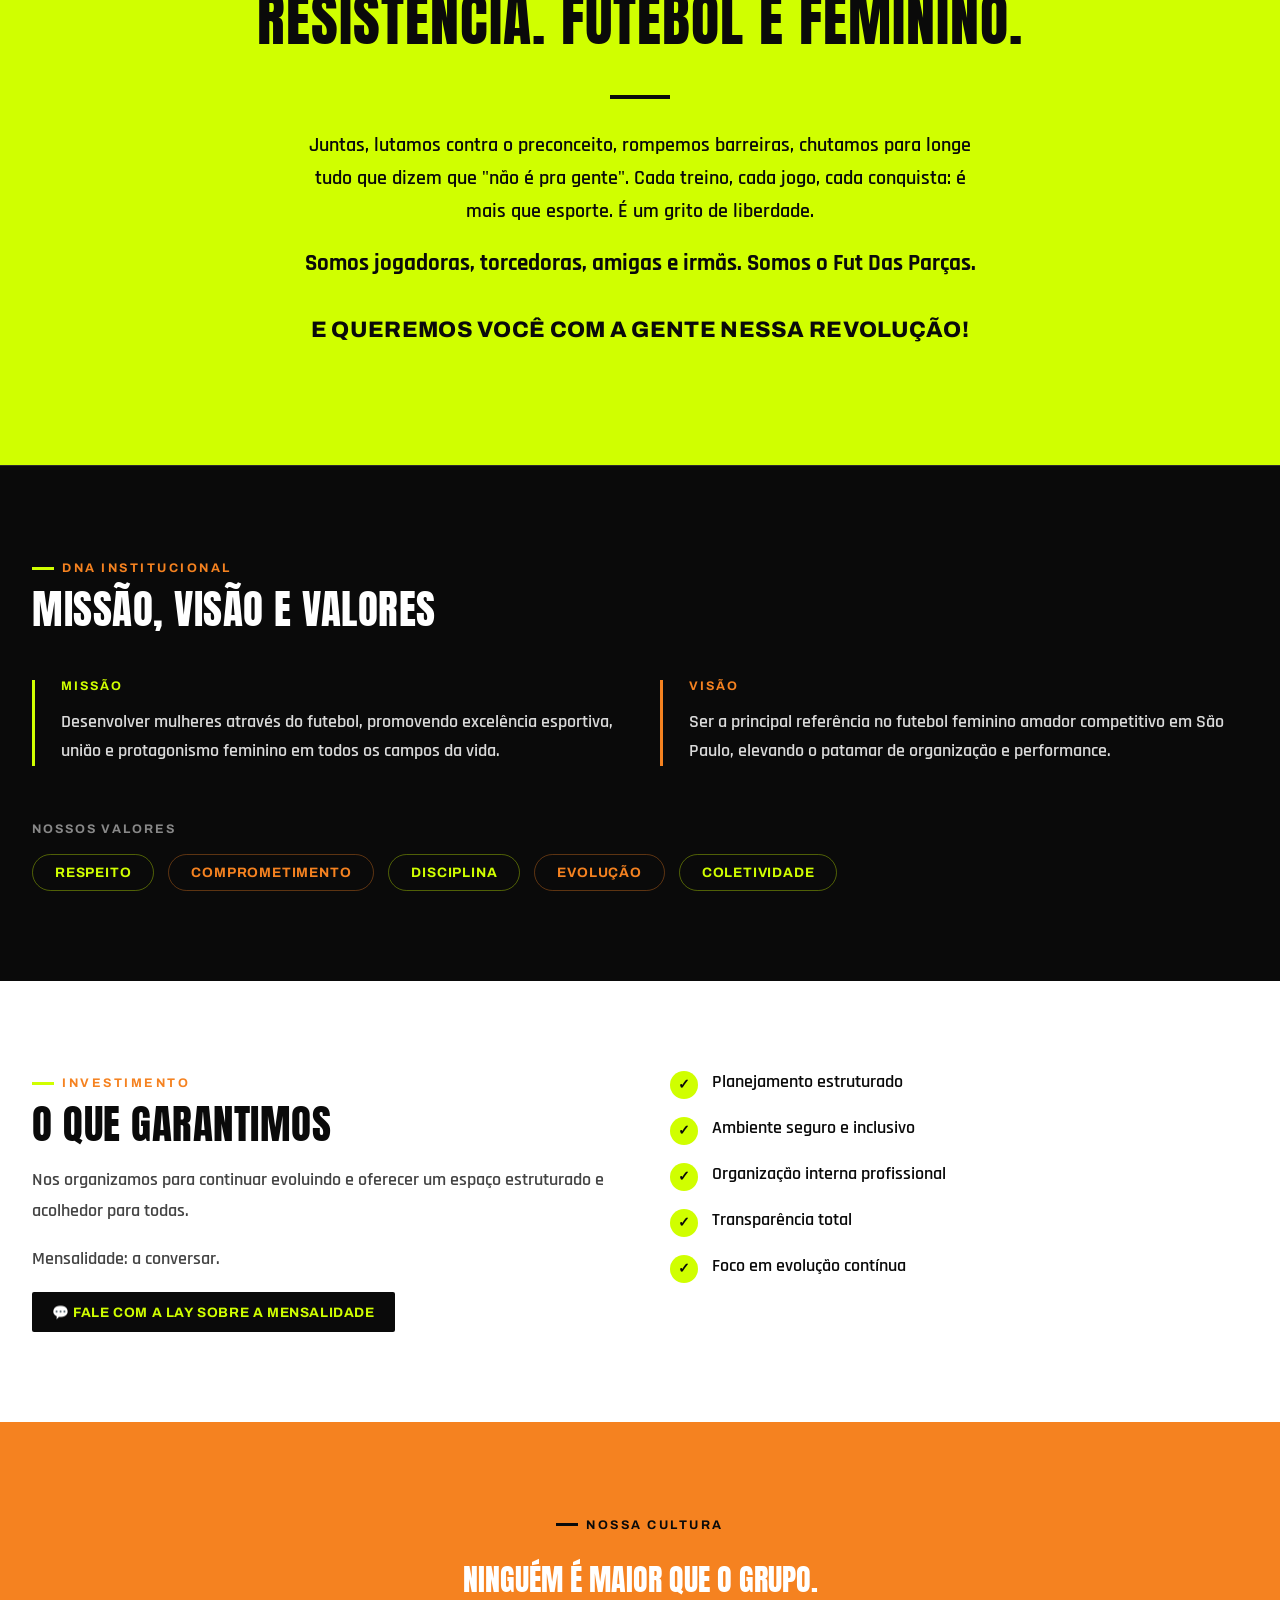
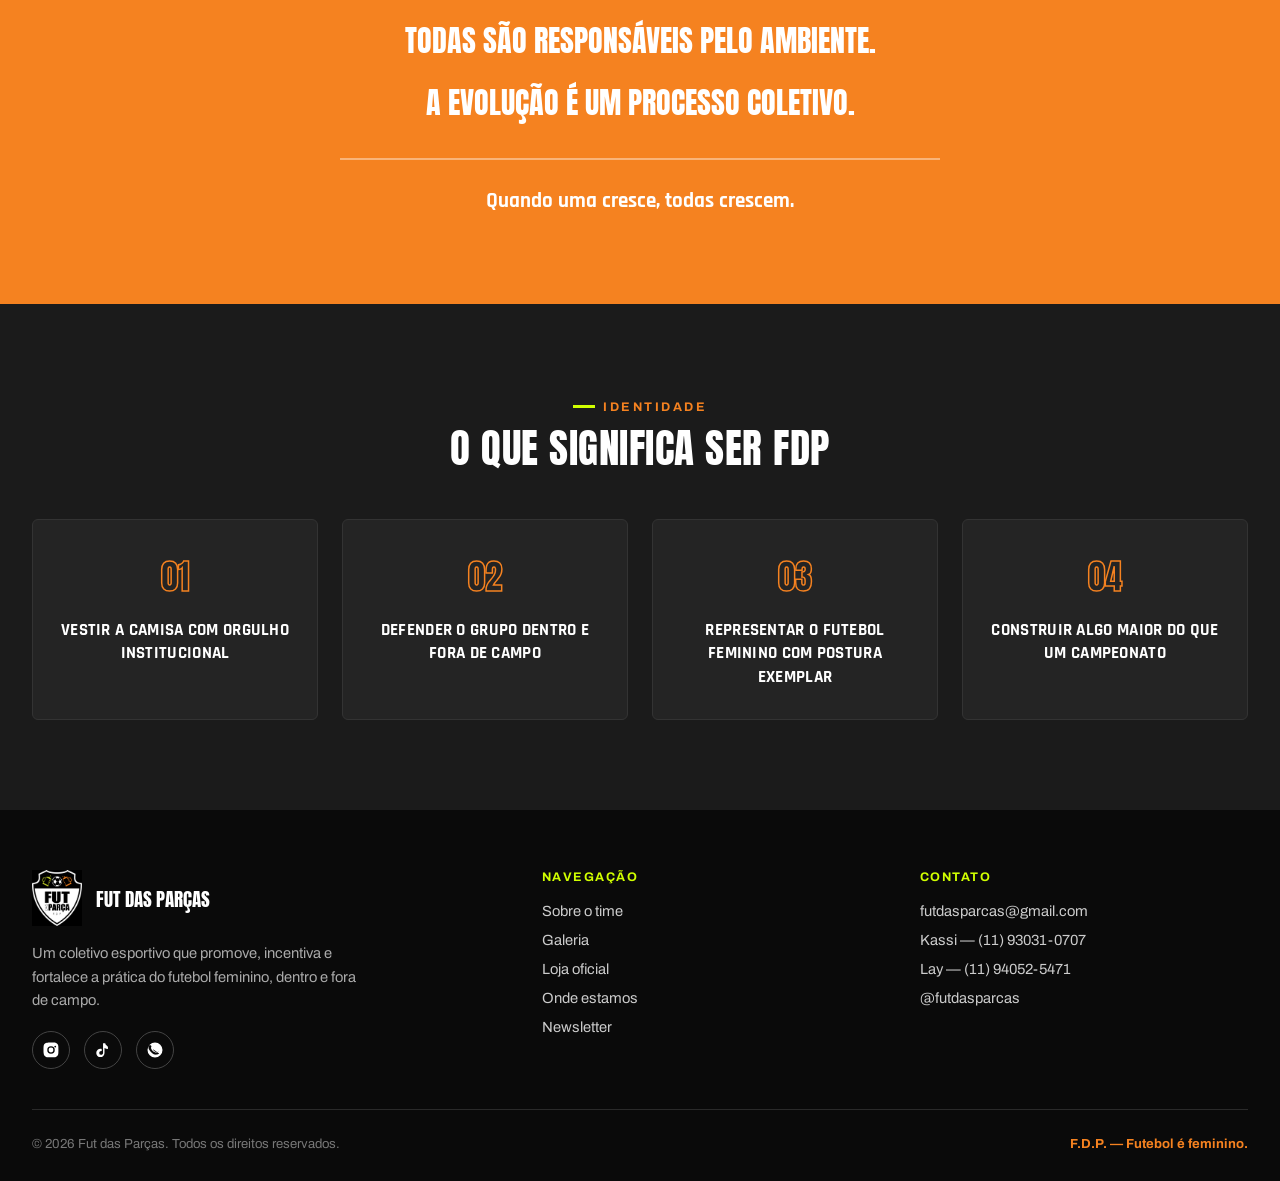
<file: sobre.html>
<!DOCTYPE html>
<html lang="pt-BR">
<head>
<meta charset="UTF-8">
<meta name="viewport" content="width=device-width, initial-scale=1.0">
<title>Sobre o FDP | Fut das Parças</title>
<link rel="icon" type="image/x-icon" href="assets/favicon.ico">
<link rel="icon" type="image/png" sizes="16x16" href="assets/favicon-16.png">
<link rel="icon" type="image/png" sizes="32x32" href="assets/favicon-32.png">
<link rel="icon" type="image/png" sizes="192x192" href="assets/favicon-192.png">
<link rel="apple-touch-icon" sizes="180x180" href="assets/apple-touch-icon.png">
<link rel="canonical" href="https://www.futdasparcas.com.br/">
<meta name="description" content="Conheça o propósito, valores e cultura do Fut das Parças — clube feminino de futebol em São Paulo.">
<meta property="og:title" content="Sobre o FDP | Fut das Parças">
<meta property="og:description" content="Conheça o propósito, valores e cultura do Fut das Parças — clube feminino de futebol em São Paulo.">
<meta property="og:url" content="https://www.futdasparcas.com.br/">
<meta property="og:type" content="website">
<link rel="preconnect" href="https://fonts.googleapis.com">
<link rel="preconnect" href="https://fonts.gstatic.com" crossorigin>
<link href="https://fonts.googleapis.com/css2?family=Anton&family=Archivo:ital,wght@0,400;0,500;0,600;0,700;0,800;1,400&family=Rajdhani:wght@400;500;600;700&display=swap" rel="stylesheet">
<style>
  :root{
    --branco:#ffffff;
    --preto:#0a0a0a;
    --grafite:#1b1b1b;
    --cinza:#666666;
    --cinza-claro:#e9e9e9;
    --neon:#d0ff00;
    --laranja:#f58220;
    --maxw:1280px;
  }

  *{margin:0;padding:0;box-sizing:border-box;}

  html{scroll-behavior:smooth;}

  body{
    font-family:'Archivo',sans-serif;
    color:var(--preto);
    background:var(--branco);
    -webkit-font-smoothing:antialiased;
    overflow-x:hidden;
  }

  h1,h2,h3,h4{
    font-family:'Anton',sans-serif;
    text-transform:uppercase;
    font-weight:400;
    letter-spacing:0.5px;
    line-height:1;
  }

  a{text-decoration:none;color:inherit;}
  ul{list-style:none;}
  img{display:block;max-width:100%;}
  button{font-family:inherit;cursor:pointer;border:none;}

  /* ---------- friso lateral neon ---------- */
  .frisos{
    position:fixed;
    top:0;
    bottom:0;
    width:10px;
    z-index:500;
    pointer-events:none;
  }
  .friso-esq{
    left:0;
    background:linear-gradient(180deg, var(--neon) 0%, var(--neon) 33%, var(--laranja) 33%, var(--laranja) 66%, var(--neon) 66%, var(--neon) 100%);
  }
  .friso-dir{
    right:0;
    background:linear-gradient(180deg, var(--laranja) 0%, var(--laranja) 33%, var(--neon) 33%, var(--neon) 66%, var(--laranja) 66%, var(--laranja) 100%);
  }

  .wrap{
    max-width:var(--maxw);
    margin:0 auto;
    padding:0 32px;
  }

  /* ---------- header ---------- */
  header{
    position:sticky;
    top:0;
    z-index:100;
    background:var(--preto);
    border-bottom:3px solid var(--neon);
  }
  .nav{
    display:flex;
    align-items:center;
    justify-content:space-between;
    gap:40px;
    padding:18px 40px;
    max-width:var(--maxw);
    margin:0 auto;
  }
  .nav-logo{
    display:flex;
    align-items:center;
    gap:14px;
    flex-shrink:0;
  }
  .nav-logo img{
    height:50px;
    width:50px;
    object-fit:contain;
    flex-shrink:0;
  }
  .nav-logo span{
    color:var(--branco);
    font-family:'Anton',sans-serif;
    font-size:1.05rem;
    letter-spacing:1px;
    white-space:nowrap;
  }
  .nav-links{
    display:flex;
    align-items:center;
    gap:44px;
    flex:1;
    justify-content:center;
  }
  .nav-links a{
    color:var(--branco);
    font-size:0.85rem;
    font-weight:600;
    letter-spacing:1.2px;
    text-transform:uppercase;
    position:relative;
    padding:8px 2px;
    transition:color .25s;
  }
  .nav-links a::after{
    content:"";
    position:absolute;
    left:0;bottom:0;
    width:0;height:2px;
    background:var(--neon);
    transition:width .25s;
  }
  .nav-links a:hover{color:var(--neon);}
  .nav-links a:hover::after{width:100%;}
  .nav-links a.ativo-nav{color:var(--neon);}
  .nav-links a.ativo-nav::after{width:100%;}

  .nav-cta{
    background:var(--neon);
    color:var(--preto);
    font-size:0.8rem;
    font-weight:700;
    letter-spacing:1px;
    text-transform:uppercase;
    padding:12px 26px;
    border-radius:2px;
    transition:transform .2s, background .2s;
    white-space:nowrap;
    flex-shrink:0;
  }
  .nav-cta:hover{background:var(--laranja); color:var(--branco); transform:translateY(-2px);}

  .nav-burger{
    display:none;
    flex-direction:column;
    gap:5px;
    background:none;
    padding:6px;
  }
  .nav-burger span{
    width:26px;height:3px;background:var(--branco);
  }

  /* ---------- banner placeholder ---------- */
  .banner-placeholder{
    width:100%;
    aspect-ratio:16/6;
    background:
      repeating-linear-gradient(135deg, var(--cinza-claro) 0 2px, transparent 2px 14px),
      var(--branco);
    border-bottom:1px solid #ddd;
    display:flex;
    align-items:center;
    justify-content:center;
  }
  .banner-placeholder span{
    font-family:'Archivo',sans-serif;
    font-weight:700;
    letter-spacing:2px;
    text-transform:uppercase;
    font-size:0.8rem;
    color:var(--cinza);
    background:var(--branco);
    padding:8px 18px;
    border:1.5px dashed #ccc;
  }

  /* ---------- seção genérica ---------- */
  section{
    padding:88px 0;
  }
  .eyebrow{
    display:inline-flex;
    align-items:center;
    gap:8px;
    font-size:0.78rem;
    font-weight:700;
    letter-spacing:2.5px;
    text-transform:uppercase;
    color:var(--laranja);
    margin-bottom:14px;
  }
  .eyebrow::before{
    content:"";
    width:22px;height:3px;
    background:var(--neon);
  }

  /* ---------- galeria instagram ---------- */
  .galeria{
    padding:70px 0 88px;
  }
  .galeria-head{
    display:flex;
    align-items:flex-end;
    justify-content:space-between;
    margin-bottom:32px;
    flex-wrap:wrap;
    gap:16px;
  }
  .galeria-head h2{
    font-size:clamp(1.8rem, 3vw, 2.4rem);
  }
  .ig-link{
    display:inline-flex;
    align-items:center;
    gap:10px;
    font-weight:700;
    font-size:0.85rem;
    letter-spacing:1px;
    text-transform:uppercase;
    color:var(--preto);
    border-bottom:2px solid var(--preto);
    padding-bottom:4px;
    transition:color .2s, border-color .2s;
  }
  .ig-link:hover{color:var(--laranja); border-color:var(--laranja);}
  .ig-link svg{width:20px;height:20px;}

  .galeria-grid{
    display:grid;
    grid-template-columns:repeat(5, minmax(280px, 1fr));
    gap:20px;
    overflow-x:auto;
    padding-bottom:10px;
    scrollbar-width:thin;
  }
  .galeria-grid::-webkit-scrollbar{height:6px;}
  .galeria-grid::-webkit-scrollbar-thumb{background:var(--cinza-claro); border-radius:10px;}
  .galeria-item{
    position:relative;
    overflow:hidden;
    border-radius:6px;
    background:var(--grafite);
  }
  .galeria-item.ig-embed-wrap{
    aspect-ratio:auto;
    display:flex;
    align-items:flex-start;
    justify-content:center;
    border:1px solid #eee;
    min-height:420px;
  }
  .galeria-item.ig-embed-wrap iframe{
    border-radius:6px !important;
  }

  /* ---------- institucional ---------- */
  .institucional{
    background:var(--preto);
    color:var(--branco);
    padding:0;
  }
  .inst-block{
    padding:90px 0;
    border-bottom:1px solid #2a2a2a;
  }
  .inst-block:last-child{border-bottom:none;}

  .inst-grid{
    display:grid;
    grid-template-columns:0.9fr 1.1fr;
    gap:60px;
    align-items:center;
  }
  .inst-grid.reverse .inst-num{order:2;}
  .inst-grid.reverse .inst-text{order:1;}

  .inst-num{
    font-family:'Anton',sans-serif;
    font-size:clamp(5rem, 11vw, 9rem);
    line-height:0.8;
    color:transparent;
    -webkit-text-stroke:2px var(--neon);
    opacity:0.9;
  }
  .inst-text h3{
    font-size:clamp(1.7rem, 2.8vw, 2.3rem);
    margin-bottom:22px;
    color:var(--branco);
  }
  .inst-text h3 span{color:var(--neon);}
  .inst-text p{
    font-family:'Rajdhani',sans-serif;
    font-weight:600;
    font-size:1.3rem;
    line-height:1.65;
    color:#e0e0e0;
    max-width:580px;
  }

  /* manifesto */
  .manifesto{
    background:var(--neon);
    color:var(--preto);
    padding:100px 0;
    text-align:center;
  }
  .manifesto .eyebrow{color:var(--preto); justify-content:center; margin-bottom:26px;}
  .manifesto .eyebrow::before{background:var(--preto);}
  .manifesto h2{
    font-size:clamp(2.2rem, 5vw, 3.6rem);
    line-height:1.35;
    letter-spacing:1px;
    margin:0 auto 36px;
    max-width:820px;
  }
  .manifesto p{
    font-family:'Rajdhani',sans-serif;
    max-width:680px;
    margin:0 auto 16px;
    font-size:1.25rem;
    font-weight:600;
    line-height:1.65;
  }
  .manifesto p.lead{
    font-weight:800;
    font-size:1.45rem;
  }
  .manifesto p.cta-line{
    margin-top:30px;
    font-family:'Archivo',sans-serif;
    font-weight:800;
    font-size:1.4rem;
    letter-spacing:0.3px;
    text-transform:uppercase;
    -webkit-font-smoothing:antialiased;
    text-rendering:optimizeLegibility;
  }
  .manifesto-divider{
    width:60px;height:4px;
    background:var(--preto);
    margin:30px auto;
  }

  /* ---------- DNA institucional (missão/visão/valores) ---------- */
  .dna{
    background:var(--preto);
    color:var(--branco);
    padding:90px 0;
    border-top:1px solid #2a2a2a;
  }
  .dna-head{margin-bottom:50px;}
  .dna-head h2{
    font-size:clamp(1.9rem, 3.2vw, 2.6rem);
    color:var(--branco);
  }
  .dna-grid{
    display:grid;
    grid-template-columns:1fr 1fr;
    gap:40px;
    margin-bottom:56px;
  }
  .dna-card{
    border-left:3px solid var(--neon);
    padding-left:26px;
  }
  .dna-card.laranja{border-left-color:var(--laranja);}
  .dna-card h4{
    font-family:'Archivo',sans-serif;
    font-weight:700;
    font-size:0.78rem;
    letter-spacing:2px;
    text-transform:uppercase;
    color:var(--neon);
    margin-bottom:14px;
  }
  .dna-card.laranja h4{color:var(--laranja);}
  .dna-card p{
    font-family:'Rajdhani',sans-serif;
    font-weight:600;
    font-size:1.15rem;
    line-height:1.6;
    color:#dadada;
  }
  .valores-label{
    font-size:0.78rem;
    font-weight:700;
    letter-spacing:2px;
    text-transform:uppercase;
    color:#888;
    margin-bottom:18px;
  }
  .valores-list{
    display:flex;
    flex-wrap:wrap;
    gap:14px;
  }
  .valores-list li{
    border:1.5px solid #333;
    border-radius:30px;
    padding:10px 22px;
    font-size:0.85rem;
    font-weight:700;
    letter-spacing:0.8px;
    text-transform:uppercase;
    transition:border-color .2s, color .2s;
  }
  .valores-list li:nth-child(odd){color:var(--neon); border-color:rgba(208,255,0,0.35);}
  .valores-list li:nth-child(even){color:var(--laranja); border-color:rgba(245,130,32,0.35);}

  /* ---------- garantimos (checklist) ---------- */
  .garantimos{
    background:var(--branco);
    padding:90px 0;
  }
  .garantimos-grid{
    display:grid;
    grid-template-columns:1fr 1fr;
    gap:60px;
    align-items:start;
  }
  .garantimos-text h2{
    font-size:clamp(1.9rem, 3.2vw, 2.6rem);
    margin-bottom:20px;
  }
  .garantimos-text p{
    font-family:'Rajdhani',sans-serif;
    font-weight:600;
    font-size:1.15rem;
    line-height:1.65;
    color:#444;
    margin-bottom:18px;
  }
  .garantimos-text .mensalidade{
    display:inline-flex;
    align-items:center;
    gap:10px;
    background:var(--preto);
    color:var(--neon);
    font-weight:700;
    font-size:0.85rem;
    letter-spacing:0.6px;
    text-transform:uppercase;
    padding:12px 20px;
    border-radius:2px;
    transition:background .2s, color .2s, transform .2s;
  }
  .garantimos-text .mensalidade:hover{
    background:var(--laranja);
    color:var(--branco);
    transform:translateY(-2px);
  }
  .checklist{
    display:flex;
    flex-direction:column;
    gap:18px;
  }
  .checklist li{
    display:flex;
    align-items:flex-start;
    gap:14px;
    font-family:'Rajdhani',sans-serif;
    font-weight:600;
    font-size:1.1rem;
  }
  .checklist .check-ico{
    flex-shrink:0;
    width:28px;height:28px;
    border-radius:50%;
    background:var(--neon);
    display:flex;
    align-items:center;
    justify-content:center;
    font-size:0.85rem;
    font-weight:900;
    color:var(--preto);
  }

  /* ---------- nossa cultura ---------- */
  .cultura{
    background:var(--laranja);
    color:var(--branco);
    padding:90px 0;
    text-align:center;
  }
  .cultura .eyebrow{color:var(--preto); justify-content:center; margin-bottom:28px;}
  .cultura .eyebrow::before{background:var(--preto);}
  .cultura-list{
    display:flex;
    flex-direction:column;
    gap:22px;
    max-width:780px;
    margin:0 auto 36px;
  }
  .cultura-list li{
    font-family:'Anton',sans-serif;
    font-size:clamp(1.3rem, 2.6vw, 1.9rem);
    text-transform:uppercase;
    line-height:1.3;
  }
  .cultura-final{
    font-family:'Rajdhani',sans-serif;
    font-weight:700;
    font-size:1.3rem;
    border-top:2px solid rgba(255,255,255,0.4);
    padding-top:28px;
    max-width:600px;
    margin:0 auto;
  }

  /* ---------- ser FDP ---------- */
  .ser-fdp{
    background:var(--grafite);
    color:var(--branco);
    padding:90px 0;
  }
  .ser-fdp-head{
    text-align:center;
    margin-bottom:50px;
  }
  .ser-fdp-head h2{
    font-size:clamp(1.9rem, 3.2vw, 2.6rem);
    color:var(--branco);
  }
  .ser-fdp-grid{
    display:grid;
    grid-template-columns:repeat(4, 1fr);
    gap:24px;
  }
  .ser-fdp-card{
    background:rgba(255,255,255,0.04);
    border:1px solid #333;
    border-radius:6px;
    padding:30px 24px;
    text-align:center;
    transition:border-color .2s, transform .2s;
  }
  .ser-fdp-card:hover{border-color:var(--neon); transform:translateY(-4px);}
  .ser-fdp-card .num{
    font-family:'Anton',sans-serif;
    font-size:2.2rem;
    color:transparent;
    -webkit-text-stroke:1.5px var(--laranja);
    display:block;
    margin-bottom:16px;
  }
  .ser-fdp-card p{
    font-family:'Rajdhani',sans-serif;
    font-weight:700;
    font-size:1.05rem;
    line-height:1.4;
    text-transform:uppercase;
    letter-spacing:0.3px;
  }

  /* ---------- hero genérico de página interna ---------- */
  .page-hero{
    background:var(--preto);
    color:var(--branco);
    padding:90px 0 70px;
    text-align:center;
    border-bottom:3px solid var(--neon);
  }
  .page-hero .eyebrow{justify-content:center; color:var(--neon);}
  .page-hero .eyebrow::before{background:var(--laranja);}
  .page-hero h1{
    font-size:clamp(2.1rem, 4.2vw, 3.2rem);
    color:var(--branco);
    margin-bottom:18px;
  }
  .page-hero p{
    font-family:'Rajdhani',sans-serif;
    font-weight:600;
    font-size:1.15rem;
    color:#ccc;
    max-width:620px;
    margin:0 auto;
  }

  .secao-modelo{
    background:var(--branco);
    padding:90px 0;
  }
  .secao-agenda{
    background:#f4f4f4;
    padding:90px 0;
  }
  .secao-mapa{
    background:var(--branco);
    padding:90px 0;
  }
  .secao-head{
    text-align:center;
    max-width:680px;
    margin:0 auto 50px;
  }
  .secao-head .eyebrow{justify-content:center;}
  .secao-head h2{
    font-size:clamp(1.8rem, 3vw, 2.4rem);
  }
  .secao-head p{
    font-family:'Rajdhani',sans-serif;
    font-weight:600;
    font-size:1.05rem;
    color:#555;
    margin-top:12px;
  }

  /* modelo de treino: recreativo x competitivo */
  .modelo-grid{
    display:grid;
    grid-template-columns:1fr 1fr;
    gap:30px;
  }
  .modelo-card{
    border:1.5px solid #e2e2e2;
    border-radius:8px;
    padding:36px 34px;
    background:var(--branco);
  }
  .modelo-card .barra{
    width:100%;height:5px;
    border-radius:4px;
    margin-bottom:26px;
  }
  .modelo-card.recreativo .barra{background:var(--neon);}
  .modelo-card.competitivo .barra{background:var(--laranja);}
  .modelo-card h3{
    font-size:1.5rem;
    margin-bottom:14px;
  }
  .modelo-card.competitivo h3{color:var(--laranja);}
  .modelo-card p.desc{
    font-family:'Rajdhani',sans-serif;
    font-weight:600;
    font-size:1.08rem;
    color:#444;
    line-height:1.6;
    margin-bottom:22px;
  }
  .modelo-list{
    display:flex;
    flex-direction:column;
    gap:12px;
  }
  .modelo-list li{
    display:flex;
    align-items:flex-start;
    gap:10px;
    font-family:'Rajdhani',sans-serif;
    font-weight:600;
    font-size:1rem;
    color:#222;
  }
  .modelo-list li::before{
    content:"✓";
    flex-shrink:0;
    font-weight:800;
    color:#8fb800;
  }
  .modelo-card.competitivo .modelo-list li::before{color:var(--laranja);}

  /* agenda */
  .agenda-grid{
    display:grid;
    grid-template-columns:1fr 1fr;
    gap:28px;
    max-width:760px;
    margin:0 auto;
  }
  .agenda-card{
    background:var(--preto);
    color:var(--branco);
    border-radius:8px;
    padding:30px;
    text-align:center;
    border-top:4px solid var(--neon);
  }
  .agenda-card:nth-child(2){border-top-color:var(--laranja);}
  .agenda-card .dia{
    font-family:'Anton',sans-serif;
    font-size:1.4rem;
    text-transform:uppercase;
    margin-bottom:10px;
  }
  .agenda-card .hora{
    font-family:'Rajdhani',sans-serif;
    font-weight:700;
    font-size:1.3rem;
    color:var(--neon);
    margin-bottom:8px;
  }
  .agenda-card:nth-child(2) .hora{color:var(--laranja);}
  .agenda-card .local{
    display:flex;
    align-items:center;
    justify-content:center;
    gap:6px;
    font-size:0.92rem;
    color:#ccc;
    margin-bottom:14px;
  }
  .agenda-card .tipo{
    display:inline-block;
    font-size:0.72rem;
    font-weight:700;
    letter-spacing:1px;
    text-transform:uppercase;
    padding:6px 14px;
    border-radius:20px;
    background:rgba(208,255,0,0.12);
    color:var(--neon);
  }
  .agenda-card:nth-child(2) .tipo{
    background:rgba(245,130,32,0.15);
    color:var(--laranja);
  }

  /* mapa */
  .mapa-section{
    text-align:center;
  }
  .mapa-frame{
    border-radius:10px;
    overflow:hidden;
    border:1.5px solid #e2e2e2;
    max-width:900px;
    margin:0 auto;
  }
  .mapa-frame iframe{
    width:100%;
    height:380px;
    border:0;
    display:block;
  }
  .mapa-endereco{
    margin-top:18px;
    font-family:'Rajdhani',sans-serif;
    font-weight:600;
    font-size:1rem;
    color:#555;
  }
  .mapa-endereco a{
    color:var(--laranja);
    font-weight:700;
    text-decoration:underline;
  }

  /* ---------- loja ---------- */
  .loja{
    padding:90px 0;
  }
  .loja-head{
    display:flex;
    justify-content:space-between;
    align-items:flex-end;
    flex-wrap:wrap;
    gap:20px;
    margin-bottom:40px;
  }
  .loja-head h2{
    font-size:clamp(1.8rem, 3vw, 2.4rem);
  }
  .colecoes{
    display:flex;
    gap:10px;
    flex-wrap:wrap;
  }
  .colecao-btn{
    background:var(--branco);
    border:1.5px solid var(--preto);
    color:var(--preto);
    font-size:0.78rem;
    font-weight:700;
    letter-spacing:1px;
    text-transform:uppercase;
    padding:9px 18px;
    border-radius:30px;
    transition:all .2s;
  }
  .colecao-btn.ativo{
    background:var(--preto);
    color:var(--neon);
    border-color:var(--preto);
  }
  .colecao-btn:hover{
    border-color:var(--laranja);
    color:var(--laranja);
  }
  .colecao-btn.ativo:hover{color:var(--neon);}

  .produtos-grid{
    display:grid;
    grid-template-columns:repeat(4, 1fr);
    gap:28px;
  }
  .produto-card{
    display:flex;
    flex-direction:column;
  }
  .produto-img{
    aspect-ratio:1/1;
    background:var(--cinza-claro);
    border-radius:4px;
    position:relative;
    overflow:hidden;
    margin-bottom:16px;
  }
  .produto-img::before{
    content:"";
    position:absolute;
    inset:0;
    background:repeating-linear-gradient(135deg, #ddd 0 2px, transparent 2px 14px);
  }
  .produto-badge{
    position:absolute;
    top:12px;left:12px;
    background:var(--laranja);
    color:var(--branco);
    font-size:0.65rem;
    font-weight:800;
    letter-spacing:0.8px;
    text-transform:uppercase;
    padding:5px 10px;
    border-radius:2px;
    z-index:2;
  }
  .produto-quick{
    position:absolute;
    bottom:0;left:0;right:0;
    background:var(--preto);
    color:var(--branco);
    text-align:center;
    font-size:0.75rem;
    font-weight:700;
    letter-spacing:1px;
    text-transform:uppercase;
    padding:12px;
    transform:translateY(100%);
    transition:transform .25s;
    z-index:2;
  }
  .produto-card:hover .produto-quick{transform:translateY(0);}
  .produto-info h4{
    font-family:'Archivo',sans-serif;
    text-transform:none;
    font-weight:700;
    font-size:1rem;
    margin-bottom:6px;
  }
  .produto-info .preco{
    color:var(--laranja);
    font-weight:800;
    font-size:1.05rem;
  }
  .produto-info .preco .de{
    color:var(--cinza);
    font-weight:500;
    text-decoration:line-through;
    font-size:0.85rem;
    margin-right:6px;
  }

  .loja-ver-mais{
    margin-top:46px;
    text-align:center;
  }
  .btn-ver-mais{
    display:inline-flex;
    align-items:center;
    gap:10px;
    background:var(--preto);
    color:var(--neon);
    font-weight:700;
    font-size:0.85rem;
    letter-spacing:1px;
    text-transform:uppercase;
    padding:15px 34px;
    border-radius:2px;
    transition:background .2s, transform .2s, color .2s;
  }
  .btn-ver-mais:hover{background:var(--laranja); color:var(--branco); transform:translateY(-2px);}

  .loja-empty-note{
    margin-top:46px;
    text-align:center;
    color:var(--cinza);
    font-size:0.9rem;
    border-top:1px dashed #ddd;
    padding-top:24px;
  }

  /* ---------- newsletter ---------- */
  .newsletter{
    background:var(--grafite);
    color:var(--branco);
    padding:90px 0;
    position:relative;
    overflow:hidden;
  }
  .newsletter::before{
    content:"";
    position:absolute;
    top:-60px; right:-60px;
    width:280px;height:280px;
    border-radius:50%;
    background:var(--neon);
    opacity:0.12;
  }
  .newsletter::after{
    content:"";
    position:absolute;
    bottom:-80px; left:-80px;
    width:300px;height:300px;
    border-radius:50%;
    background:var(--laranja);
    opacity:0.12;
  }
  .newsletter-inner{
    position:relative;
    z-index:2;
    text-align:center;
    max-width:680px;
    margin:0 auto;
  }
  .newsletter h2{
    font-size:clamp(1.8rem, 3.4vw, 2.6rem);
    margin-bottom:16px;
  }
  .newsletter h2 span{color:var(--neon);}
  .newsletter p{
    color:#cfcfcf;
    font-size:1.02rem;
    margin-bottom:34px;
    line-height:1.6;
  }
  .newsletter-toggle{
    display:inline-flex;
    background:rgba(255,255,255,0.08);
    border:1px solid #444;
    border-radius:30px;
    padding:4px;
    margin-bottom:22px;
    gap:4px;
  }
  .newsletter-toggle button{
    background:transparent;
    color:#bbb;
    font-size:0.8rem;
    font-weight:700;
    letter-spacing:0.8px;
    text-transform:uppercase;
    padding:10px 22px;
    border-radius:24px;
    transition:all .2s;
  }
  .newsletter-toggle button.ativo{
    background:var(--neon);
    color:var(--preto);
  }
  .newsletter-form{
    display:flex;
    gap:10px;
    max-width:480px;
    margin:0 auto 18px;
  }
  .newsletter-form input{
    flex:1;
    padding:15px 18px;
    border:none;
    border-radius:2px;
    font-family:inherit;
    font-size:0.95rem;
    background:var(--branco);
    color:var(--preto);
  }
  .newsletter-form input:focus{
    outline:3px solid var(--neon);
  }
  .newsletter-form button{
    background:var(--neon);
    color:var(--preto);
    font-weight:800;
    font-size:0.85rem;
    letter-spacing:1px;
    text-transform:uppercase;
    padding:0 26px;
    border-radius:2px;
    transition:background .2s, transform .2s;
    white-space:nowrap;
  }
  .newsletter-form button:hover{background:var(--laranja); color:var(--branco); transform:translateY(-2px);}
  .newsletter-fineprint{
    font-size:0.78rem;
    color:#999;
  }
  .newsletter-fineprint a{
    color:var(--neon);
    text-decoration:underline;
  }

  /* ---------- footer ---------- */
  footer{
    background:var(--preto);
    color:var(--branco);
    padding:60px 0 30px;
  }
  .footer-grid{
    display:grid;
    grid-template-columns:1.4fr 1fr 1fr;
    gap:50px;
    padding-bottom:40px;
    border-bottom:1px solid #2a2a2a;
  }
  .footer-brand{
    display:flex;
    align-items:center;
    gap:14px;
    margin-bottom:16px;
  }
  .footer-brand img{height:56px;}
  .footer-brand span{
    font-family:'Anton',sans-serif;
    font-size:1.2rem;
  }
  .footer-grid p{
    color:#aaa;
    font-size:0.92rem;
    line-height:1.6;
    max-width:340px;
  }
  .footer-col h5{
    font-family:'Archivo',sans-serif;
    font-weight:700;
    font-size:0.78rem;
    letter-spacing:1.5px;
    text-transform:uppercase;
    color:var(--neon);
    margin-bottom:18px;
  }
  .footer-col ul li{margin-bottom:12px;}
  .footer-col ul li a{
    color:#ccc;
    font-size:0.92rem;
    transition:color .2s;
  }
  .footer-col ul li a:hover{color:var(--laranja);}
  .footer-social{
    display:flex;
    gap:14px;
    margin-top:18px;
  }
  .footer-social a{
    width:38px;height:38px;
    border:1.5px solid #444;
    border-radius:50%;
    display:flex;
    align-items:center;
    justify-content:center;
    transition:border-color .2s, background .2s;
  }
  .footer-social a:hover{border-color:var(--neon); background:rgba(208,255,0,0.08);}
  .footer-social svg{width:18px;height:18px;fill:var(--branco);}

  .footer-bottom{
    display:flex;
    justify-content:space-between;
    align-items:center;
    padding-top:26px;
    flex-wrap:wrap;
    gap:10px;
  }
  .footer-bottom p{color:#777; font-size:0.82rem;}
  .footer-bottom .fdp-tag{
    color:var(--laranja);
    font-weight:700;
  }

  /* ---------- responsivo ---------- */
  @media(max-width:980px){
    .inst-grid{grid-template-columns:1fr; gap:30px;}
    .inst-grid.reverse .inst-num,
    .inst-grid.reverse .inst-text{order:initial;}
    .inst-num{font-size:4.5rem;}
    .produtos-grid{grid-template-columns:repeat(2, 1fr);}
    .footer-grid{grid-template-columns:1fr; gap:30px;}
    .dna-grid{grid-template-columns:1fr; gap:30px;}
    .garantimos-grid{grid-template-columns:1fr; gap:36px;}
    .ser-fdp-grid{grid-template-columns:repeat(2, 1fr);}
    .modelo-grid{grid-template-columns:1fr; gap:24px;}
  }

  @media(max-width:760px){
    .frisos{width:5px;}
    .nav{padding:14px 20px; gap:16px;}
    .nav-logo img{height:38px; width:38px;}
    .nav-logo span{font-size:0.85rem;}
    .nav-links{
      position:absolute;
      top:100%;left:0;right:0;
      background:var(--preto);
      flex-direction:column;
      align-items:flex-start;
      gap:0;
      padding:10px 0;
      border-top:1px solid #222;
      display:none;
    }
    .nav-links.open{display:flex;}
    .nav-links a{padding:14px 32px; width:100%;}
    .nav-burger{display:flex;}
    .nav-cta{display:none;}
    .wrap{padding:0 20px;}
    .produtos-grid{grid-template-columns:1fr 1fr; gap:18px;}
    section{padding:60px 0;}
    .inst-block{padding:60px 0;}
    .manifesto{padding:70px 0;}
    .newsletter-form{flex-direction:column;}
    .newsletter-form button{padding:15px;}
  }

  @media(max-width:480px){
    .produtos-grid{grid-template-columns:1fr 1fr;}
    .footer-bottom{flex-direction:column; align-items:flex-start;}
    .ser-fdp-grid{grid-template-columns:1fr;}
    .agenda-grid{grid-template-columns:1fr;}

    /* Números grandes ficam mais discretos em telas pequenas */
    .inst-num{font-size:3.2rem; opacity:0.6;}
    .inst-grid{gap:14px;}
    .inst-text h3{font-size:1.5rem; margin-bottom:14px;}
    .inst-text p{font-size:1.1rem;}

    /* Respiro geral menor entre seções no celular */
    section{padding:48px 0;}
    .inst-block{padding:44px 0;}
    .manifesto{padding:54px 0;}
    .dna,.garantimos,.cultura,.ser-fdp{padding:54px 0;}

    .dna-card{padding-left:18px;}
    .checklist li{font-size:1rem;}
    .garantimos-text .mensalidade{font-size:0.78rem; padding:11px 16px;}
    .valores-list li{padding:8px 16px; font-size:0.78rem;}

    .cultura-list li{font-size:1.15rem;}
    .cultura-final{font-size:1.1rem;}

    .ser-fdp-card{padding:24px 18px;}

    .btn-ver-mais,.nav-cta,.fdp-btn-finalizar,.fdp-btn-continuar{
      font-size:0.8rem;
      padding:13px 22px;
    }

    .fdp-cart-drawer{max-width:100%;}
  }

/* === FDP CARRINHO === */
/* =====================================================================
   FDP CARRINHO — Estilos do ícone flutuante e painel lateral
   ===================================================================== */

.fdp-cart-icon {
  position: fixed;
  bottom: 28px;
  right: 28px;
  z-index: 900;
  width: 58px;
  height: 58px;
  border-radius: 50%;
  background: #0a0a0a;
  border: 2px solid #d0ff00;
  display: flex;
  align-items: center;
  justify-content: center;
  cursor: pointer;
  box-shadow: 0 6px 20px rgba(0,0,0,0.25);
  transition: transform .2s, background .2s;
}
.fdp-cart-icon:hover {
  transform: translateY(-3px);
  background: #f58220;
  border-color: #f58220;
}
.fdp-cart-icon svg {
  width: 26px;
  height: 26px;
  stroke: #d0ff00;
}
.fdp-cart-icon:hover svg {
  stroke: #ffffff;
}
.fdp-cart-badge {
  position: absolute;
  top: -4px;
  right: -4px;
  background: #f58220;
  color: #ffffff;
  font-size: 0.72rem;
  font-weight: 800;
  width: 22px;
  height: 22px;
  border-radius: 50%;
  display: flex;
  align-items: center;
  justify-content: center;
  border: 2px solid #ffffff;
}

.fdp-cart-overlay {
  position: fixed;
  inset: 0;
  background: rgba(0,0,0,0.5);
  z-index: 998;
  opacity: 0;
  pointer-events: none;
  transition: opacity .25s;
}
.fdp-cart-overlay.ativo {
  opacity: 1;
  pointer-events: auto;
}

.fdp-cart-drawer {
  position: fixed;
  top: 0;
  right: 0;
  bottom: 0;
  width: 100%;
  max-width: 420px;
  background: #ffffff;
  z-index: 999;
  display: flex;
  flex-direction: column;
  transform: translateX(100%);
  transition: transform .3s ease;
  box-shadow: -8px 0 30px rgba(0,0,0,0.15);
}
.fdp-cart-drawer.aberto {
  transform: translateX(0);
}

.fdp-cart-header {
  display: flex;
  align-items: center;
  justify-content: space-between;
  padding: 22px 24px;
  border-bottom: 1px solid #eee;
  background: #0a0a0a;
  color: #ffffff;
}
.fdp-cart-header h3 {
  font-family: 'Anton', sans-serif;
  text-transform: uppercase;
  font-size: 1.1rem;
  margin: 0;
  letter-spacing: 0.5px;
}
.fdp-cart-header h3 span {
  color: #d0ff00;
}
.fdp-cart-close {
  background: none;
  border: none;
  color: #ffffff;
  font-size: 1.6rem;
  line-height: 1;
  cursor: pointer;
  padding: 0;
}
.fdp-cart-close:hover {
  color: #f58220;
}

.fdp-cart-items {
  flex: 1;
  overflow-y: auto;
  padding: 20px 24px;
}

.fdp-cart-empty {
  text-align: center;
  color: #888;
  font-family: 'Rajdhani', sans-serif;
  font-weight: 600;
  font-size: 1.05rem;
  margin-top: 60px;
  line-height: 1.6;
}

.fdp-cart-item {
  display: flex;
  gap: 14px;
  padding: 18px 0;
  border-bottom: 1px solid #eee;
}
.fdp-cart-item-img {
  width: 72px;
  height: 72px;
  border-radius: 6px;
  overflow: hidden;
  background: #f4f4f4;
  flex-shrink: 0;
}
.fdp-cart-item-img img {
  width: 100%;
  height: 100%;
  object-fit: cover;
}
.fdp-cart-item-info {
  flex: 1;
}
.fdp-cart-item-title {
  font-weight: 700;
  font-size: 0.95rem;
  margin: 0 0 2px;
  color: #0a0a0a;
}
.fdp-cart-item-variant {
  font-size: 0.8rem;
  color: #888;
  margin: 0 0 4px;
}
.fdp-cart-item-price {
  font-weight: 800;
  color: #f58220;
  font-size: 0.9rem;
  margin: 0 0 8px;
}
.fdp-cart-item-qty {
  display: flex;
  align-items: center;
  gap: 10px;
}
.fdp-qty-btn {
  width: 26px;
  height: 26px;
  border-radius: 50%;
  border: 1.5px solid #ccc;
  background: #ffffff;
  font-weight: 700;
  cursor: pointer;
  display: flex;
  align-items: center;
  justify-content: center;
  transition: border-color .2s;
}
.fdp-qty-btn:hover {
  border-color: #0a0a0a;
}
.fdp-cart-item-qty span {
  font-weight: 700;
  min-width: 18px;
  text-align: center;
}
.fdp-remove-btn {
  background: none;
  border: none;
  color: #999;
  font-size: 0.75rem;
  text-decoration: underline;
  cursor: pointer;
  margin-left: auto;
}
.fdp-remove-btn:hover {
  color: #f58220;
}

.fdp-cart-footer {
  padding: 22px 24px;
  border-top: 1px solid #eee;
  background: #fafafa;
}
.fdp-cart-total-row {
  display: flex;
  justify-content: space-between;
  align-items: center;
  margin-bottom: 16px;
}
.fdp-cart-total-row span:first-child {
  font-weight: 700;
  font-size: 0.95rem;
  text-transform: uppercase;
  letter-spacing: 0.5px;
}
.fdp-cart-total-row span:last-child {
  font-weight: 800;
  font-size: 1.3rem;
  color: #0a0a0a;
}
.fdp-cart-footer-buttons {
  display: flex;
  flex-direction: column;
  gap: 10px;
}
.fdp-btn-continuar {
  display: block;
  text-align: center;
  background: #ffffff;
  border: 1.5px solid #0a0a0a;
  color: #0a0a0a;
  font-weight: 700;
  font-size: 0.85rem;
  letter-spacing: 0.8px;
  text-transform: uppercase;
  padding: 14px;
  border-radius: 2px;
  cursor: pointer;
  transition: background .2s, color .2s;
}
.fdp-btn-continuar:hover {
  background: #0a0a0a;
  color: #ffffff;
}
.fdp-btn-finalizar {
  display: block;
  text-align: center;
  background: #d0ff00;
  color: #0a0a0a;
  font-weight: 800;
  font-size: 0.85rem;
  letter-spacing: 0.8px;
  text-transform: uppercase;
  padding: 15px;
  border-radius: 2px;
  text-decoration: none;
  transition: background .2s, color .2s, transform .2s;
}
.fdp-btn-finalizar:hover {
  background: #f58220;
  color: #ffffff;
  transform: translateY(-2px);
}

@media (max-width: 480px) {
  .fdp-cart-drawer {
    max-width: 100%;
  }
  .fdp-cart-icon {
    bottom: 20px;
    right: 20px;
    width: 52px;
    height: 52px;
  }
}

</style>

</head>
<body>

<div class="frisos friso-esq"></div>
<div class="frisos friso-dir"></div>

<!-- ================= HEADER ================= -->
<header>
  <nav class="nav">
    <a href="index.html" class="nav-logo">
      <img src="[data-uri]" alt="Escudo Fut das Parças">
      <span>FUT DAS PARÇAS</span>
    </a>
    <ul class="nav-links" id="navLinks">
      <li><a href="sobre.html" class="ativo-nav">Sobre</a></li>
      <li><a href="index.html#galeria">Galeria</a></li>
      <li><a href="onde-estamos.html">Onde Estamos</a></li>
      <li><a href="loja.html">Loja</a></li>
      <li><a href="index.html#contato-footer">Contato</a></li>
    </ul>
    <a href="loja.html" class="nav-cta">Loja Oficial</a>
    <button class="nav-burger" id="navBurger" aria-label="Abrir menu">
      <span></span><span></span><span></span>
    </button>
  </nav>
</header>

<!-- ================= HERO ================= -->
<section class="page-hero">
  <div class="wrap">
    <span class="eyebrow">Sobre o FDP</span>
    <h1>Mais que um time. Uma instituição.</h1>
    <p>Conheça o propósito, os valores e a cultura que movem o Fut das Parças dentro e fora de campo.</p>
  </div>
</section>

<section class="institucional">

  <div class="inst-block">
    <div class="wrap inst-grid">
      <div class="inst-num">01</div>
      <div class="inst-text">
        <span class="eyebrow">O que nos move</span>
        <h3>Mais que um <span>time</span>, um propósito.</h3>
        <p>O Fut das Parças é um coletivo esportivo que tem o propósito de promover, incentivar e fortalecer a prática do futebol feminino, reconhecendo a importância do esporte como instrumento de transformação social, inclusão, igualdade e empoderamento da mulher.</p>
      </div>
    </div>
  </div>

  <div class="inst-block">
    <div class="wrap inst-grid reverse">
      <div class="inst-text">
        <span class="eyebrow">Como jogamos</span>
        <h3>Coração e alma na <span>ponta da chuteira.</span></h3>
        <p>Participamos de competições locais e regionais, sempre em busca da excelência esportiva, da evolução das nossas atletas e da diversão que nos une como coletivo. Para nós, competir é muito mais do que vencer: é afirmar nossa força, desafiar limites e celebrar a nossa história dentro e fora de campo.</p>
      </div>
      <div class="inst-num">02</div>
    </div>
  </div>

</section>

<!-- ================= MANIFESTO ================= -->
<section class="manifesto">
  <div class="wrap">
    <span class="eyebrow">Somos FDP</span>
    <h2>Futebol é paixão. Futebol é resistência. Futebol é feminino.</h2>
    <div class="manifesto-divider"></div>
    <p>Juntas, lutamos contra o preconceito, rompemos barreiras, chutamos para longe tudo que dizem que "não é pra gente". Cada treino, cada jogo, cada conquista: é mais que esporte. É um grito de liberdade.</p>
    <p class="lead">Somos jogadoras, torcedoras, amigas e irmãs. Somos o Fut Das Parças.</p>
    <p class="cta-line">E queremos você com a gente nessa revolução!</p>
  </div>
</section>

<!-- ================= DNA INSTITUCIONAL ================= -->
<section class="dna">
  <div class="wrap">
    <div class="dna-head">
      <span class="eyebrow">DNA institucional</span>
      <h2>Missão, visão e valores</h2>
    </div>

    <div class="dna-grid">
      <div class="dna-card">
        <h4>Missão</h4>
        <p>Desenvolver mulheres através do futebol, promovendo excelência esportiva, união e protagonismo feminino em todos os campos da vida.</p>
      </div>
      <div class="dna-card laranja">
        <h4>Visão</h4>
        <p>Ser a principal referência no futebol feminino amador competitivo em São Paulo, elevando o patamar de organização e performance.</p>
      </div>
    </div>

    <div>
      <p class="valores-label">Nossos valores</p>
      <ul class="valores-list">
        <li>Respeito</li>
        <li>Comprometimento</li>
        <li>Disciplina</li>
        <li>Evolução</li>
        <li>Coletividade</li>
      </ul>
    </div>
  </div>
</section>

<!-- ================= O QUE GARANTIMOS ================= -->
<section class="garantimos">
  <div class="wrap garantimos-grid">
    <div class="garantimos-text">
      <span class="eyebrow">Investimento</span>
      <h2>O que garantimos</h2>
      <p>Nos organizamos para continuar evoluindo e oferecer um espaço estruturado e acolhedor para todas.</p>
      <p>Mensalidade: a conversar.</p>
      <a href="https://wa.me/5511940525471?text=Oi%20Lay%2C%20vim%20pelo%20site%20do%20FDP%20e%20queria%20saber%20mais%20sobre%20a%20mensalidade!" target="_blank" rel="noopener" class="mensalidade">💬 Fale com a Lay sobre a mensalidade</a>
    </div>
    <ul class="checklist">
      <li><span class="check-ico">✓</span> Planejamento estruturado</li>
      <li><span class="check-ico">✓</span> Ambiente seguro e inclusivo</li>
      <li><span class="check-ico">✓</span> Organização interna profissional</li>
      <li><span class="check-ico">✓</span> Transparência total</li>
      <li><span class="check-ico">✓</span> Foco em evolução contínua</li>
    </ul>
  </div>
</section>

<!-- ================= NOSSA CULTURA ================= -->
<section class="cultura">
  <div class="wrap">
    <span class="eyebrow">Nossa cultura</span>
    <ul class="cultura-list">
      <li>Ninguém é maior que o grupo.</li>
      <li>Todas são responsáveis pelo ambiente.</li>
      <li>A evolução é um processo coletivo.</li>
    </ul>
    <p class="cultura-final">Quando uma cresce, todas crescem.</p>
  </div>
</section>

<!-- ================= O QUE SIGNIFICA SER FDP ================= -->
<section class="ser-fdp">
  <div class="wrap">
    <div class="ser-fdp-head">
      <span class="eyebrow">Identidade</span>
      <h2>O que significa ser FDP</h2>
    </div>
    <div class="ser-fdp-grid">
      <div class="ser-fdp-card">
        <span class="num">01</span>
        <p>Vestir a camisa com orgulho institucional</p>
      </div>
      <div class="ser-fdp-card">
        <span class="num">02</span>
        <p>Defender o grupo dentro e fora de campo</p>
      </div>
      <div class="ser-fdp-card">
        <span class="num">03</span>
        <p>Representar o futebol feminino com postura exemplar</p>
      </div>
      <div class="ser-fdp-card">
        <span class="num">04</span>
        <p>Construir algo maior do que um campeonato</p>
      </div>
    </div>
  </div>
</section>


<!-- ================= FOOTER ================= -->
<footer>
  <div class="wrap">
    <div class="footer-grid">
      <div>
        <div class="footer-brand">
          <img src="[data-uri]" alt="Escudo Fut das Parças">
          <span>FUT DAS PARÇAS</span>
        </div>
        <p>Um coletivo esportivo que promove, incentiva e fortalece a prática do futebol feminino, dentro e fora de campo.</p>
        <div class="footer-social">
          <a href="https://instagram.com/futdasparcas" target="_blank" rel="noopener" aria-label="Instagram">
            <svg viewBox="0 0 24 24"><path d="M12 2c2.7 0 3.06.01 4.12.06 1.06.05 1.78.22 2.41.46.66.26 1.18.6 1.7 1.12.52.52.86 1.04 1.12 1.7.24.63.41 1.35.46 2.41.05 1.06.06 1.42.06 4.12s-.01 3.06-.06 4.12c-.05 1.06-.22 1.78-.46 2.41-.26.66-.6 1.18-1.12 1.7-.52.52-1.04.86-1.7 1.12-.63.24-1.35.41-2.41.46-1.06.05-1.42.06-4.12.06s-3.06-.01-4.12-.06c-1.06-.05-1.78-.22-2.41-.46-.66-.26-1.18-.6-1.7-1.12-.52-.52-.86-1.04-1.12-1.7-.24-.63-.41-1.35-.46-2.41C2.01 15.06 2 14.7 2 12s.01-3.06.06-4.12c.05-1.06.22-1.78.46-2.41.26-.66.6-1.18 1.12-1.7.52-.52 1.04-.86 1.7-1.12.63-.24 1.35-.41 2.41-.46C8.94 2.01 9.3 2 12 2zm0 5a5 5 0 100 10 5 5 0 000-10zm0 8.2a3.2 3.2 0 110-6.4 3.2 3.2 0 010 6.4zm5.65-8.97a1.2 1.2 0 100 2.4 1.2 1.2 0 000-2.4z"/></svg>
          </a>
          <a href="https://tiktok.com/@futdasparcas" target="_blank" rel="noopener" aria-label="TikTok">
            <svg viewBox="0 0 24 24"><path d="M16.6 5.82c-.96-.66-1.55-1.74-1.6-2.92h-2.95v13.04c0 1.4-1.13 2.53-2.53 2.53a2.53 2.53 0 01-2.53-2.53c0-1.4 1.13-2.53 2.53-2.53.27 0 .53.04.77.12v-3.01a5.5 5.5 0 00-.77-.05A5.5 5.5 0 003 15.99a5.5 5.5 0 005.5 5.5 5.5 5.5 0 005.5-5.5V9.2a8.1 8.1 0 004.6 1.41V7.65a4.95 4.95 0 01-2-1.83z"/></svg>
          </a>
          <a href="https://wa.me/5511930310707" target="_blank" rel="noopener" aria-label="WhatsApp">
            <svg viewBox="0 0 24 24"><path d="M17.5 14.4c-.3-.1-1.7-.8-1.9-.9-.3-.1-.5-.1-.7.1-.2.2-.7.9-.9 1.1-.2.2-.3.2-.6.1-.3-.1-1.3-.5-2.4-1.5-.9-.8-1.5-1.8-1.7-2.1-.2-.3 0-.5.1-.6.1-.1.7-.8.8-1 .1-.2 0-.4 0-.6 0-.1-.6-1.5-.8-2-.2-.5-.4-.4-.6-.4h-.5c-.2 0-.5.1-.7.3-.2.2-.9.9-.9 2.1 0 1.2.9 2.4 1 2.6.1.1 1.4 2.2 3.5 3.1 2 .9 2 .6 2.4.6.4 0 1.3-.5 1.4-1 .2-.5.2-1 .1-1.1 0-.1-.1-.2-.4-.3zM12 2a10 10 0 100 20 10 10 0 000-20zm5.5 14.6c-.7.7-2.6 1.4-3.3 1.5-.6.1-2.6.4-5-1.1-2.9-1.8-4.8-5-4.9-5.3-.1-.3-1-1.7-1-3.2s.8-2.3 1.1-2.6c.3-.3.7-.4.9-.4h.7c.2 0 .5 0 .7.5.3.7.9 2.2 1 2.4.1.2.1.4 0 .6-.1.2-.2.4-.3.5z"/></svg>
          </a>
        </div>
      </div>

      <div class="footer-col">
        <h5>Navegação</h5>
        <ul>
          <li><a href="sobre.html">Sobre o time</a></li>
          <li><a href="index.html#galeria">Galeria</a></li>
          <li><a href="loja.html">Loja oficial</a></li>
          <li><a href="onde-estamos.html">Onde estamos</a></li>
          <li><a href="index.html#newsletter">Newsletter</a></li>
        </ul>
      </div>

      <div class="footer-col" id="contato-footer">
        <h5>Contato</h5>
        <ul>
          <li><a href="mailto:futdasparcas@gmail.com">futdasparcas@gmail.com</a></li>
          <li><a href="https://wa.me/5511930310707" target="_blank" rel="noopener">Kassi — (11) 93031-0707</a></li>
          <li><a href="https://wa.me/5511940525471" target="_blank" rel="noopener">Lay — (11) 94052-5471</a></li>
          <li><a href="https://instagram.com/futdasparcas" target="_blank" rel="noopener">@futdasparcas</a></li>
        </ul>
      </div>
    </div>

    <div class="footer-bottom">
      <p>© 2026 Fut das Parças. Todos os direitos reservados.</p>
      <p class="fdp-tag">F.D.P. — Futebol é feminino.</p>
    </div>
  </div>
</footer>

<script>
  const burger = document.getElementById('navBurger');
  const links = document.getElementById('navLinks');
  burger.addEventListener('click', () => links.classList.toggle('open'));
</script>


<!--
=====================================================================
FDP CARRINHO — Snippet HTML do ícone flutuante + painel lateral
=====================================================================
Cole este bloco UMA VEZ em cada página do site, logo antes do </body>.
Ele precisa estar presente em TODAS as páginas (Home, Sobre, Onde
Estamos, Loja, página de produto) para o carrinho funcionar em
qualquer lugar que a pessoa esteja navegando.
===================================================================== -->

<!-- Ícone flutuante do carrinho -->
<div class="fdp-cart-icon" id="fdpCartIcon">
  <svg viewBox="0 0 24 24" fill="none" stroke-width="2" stroke-linecap="round" stroke-linejoin="round">
    <circle cx="9" cy="21" r="1"></circle>
    <circle cx="20" cy="21" r="1"></circle>
    <path d="M1 1h4l2.68 13.39a2 2 0 0 0 2 1.61h9.72a2 2 0 0 0 2-1.61L23 6H6"></path>
  </svg>
  <span class="fdp-cart-badge" id="fdpCartCount">0</span>
</div>

<!-- Fundo escurecido (overlay) -->
<div class="fdp-cart-overlay" id="fdpCartOverlay"></div>

<!-- Painel lateral do carrinho -->
<div class="fdp-cart-drawer" id="fdpCartDrawer">
  <div class="fdp-cart-header">
    <h3>Seu <span>carrinho</span></h3>
    <button class="fdp-cart-close" id="fdpCartCloseBtn" aria-label="Fechar carrinho">&times;</button>
  </div>

  <div class="fdp-cart-items" id="fdpCartItems">
    <p class="fdp-cart-empty">Seu carrinho está vazio.<br>Que tal dar uma olhada nos produtos do time?</p>
  </div>

  <div class="fdp-cart-footer">
    <div class="fdp-cart-total-row">
      <span>Total</span>
      <span id="fdpCartTotal"></span>
    </div>
    <div class="fdp-cart-footer-buttons">
      <button class="fdp-btn-continuar" id="fdpCartContinueBtn">Continuar comprando</button>
      <a href="#" class="fdp-btn-finalizar" id="fdpCartCheckoutBtn" style="display:none;">Finalizar compra →</a>
    </div>
  </div>
</div>

<!-- Scripts do carrinho (mantenha esta ordem: CSS já deve estar no <head>, JS vai aqui no final) -->

<script>
/* =====================================================================
   FDP CARRINHO — Integração com Shopify Storefront API
   =====================================================================
   O que este arquivo faz:
   - Cria e mantém um carrinho de compras real na Shopify (via Storefront API)
   - Guarda o ID do carrinho no navegador do cliente (localStorage), então o
     carrinho persiste entre páginas e mesmo se a pessoa fechar e voltar
   - Mostra um painel lateral (drawer) com os itens, permitindo continuar
     navegando ou ir direto pro checkout seguro da Shopify

   CONFIGURAÇÃO OBRIGATÓRIA — troque os valores abaixo pelos da sua loja:
   ===================================================================== */

const FDP_SHOPIFY_CONFIG = {
  // Domínio da sua loja Shopify (ex: "fut-das-parcas.myshopify.com")
  dominio: "SUA-LOJA.myshopify.com",

  // Storefront Access Token (NÃO é a senha do admin — veja o guia para gerar)
  storefrontToken: "SEU_STOREFRONT_ACCESS_TOKEN_AQUI",

  // Versão da API (mantenha atualizado a cada alguns meses)
  apiVersion: "2026-01",
};

/* ===================================================================== */

const FDP_CART_KEY = "fdp_cart_id";

function fdpGraphQL(query, variables = {}) {
  const url = `https://${FDP_SHOPIFY_CONFIG.dominio}/api/${FDP_SHOPIFY_CONFIG.apiVersion}/graphql.json`;
  return fetch(url, {
    method: "POST",
    headers: {
      "Content-Type": "application/json",
      "X-Shopify-Storefront-Access-Token": FDP_SHOPIFY_CONFIG.storefrontToken,
    },
    body: JSON.stringify({ query, variables }),
  }).then((res) => res.json());
}

const FDP_CART_FRAGMENT = `
  fragment FdpCartFragment on Cart {
    id
    checkoutUrl
    totalQuantity
    cost {
      totalAmount { amount currencyCode }
    }
    lines(first: 100) {
      edges {
        node {
          id
          quantity
          merchandise {
            ... on ProductVariant {
              id
              title
              price { amount currencyCode }
              image { url altText }
              product { title handle }
            }
          }
        }
      }
    }
  }
`;

async function fdpCreateCart() {
  const query = `
    mutation FdpCartCreate {
      cartCreate {
        cart { ...FdpCartFragment }
        userErrors { field message }
      }
    }
    ${FDP_CART_FRAGMENT}
  `;
  const data = await fdpGraphQL(query);
  const cart = data?.data?.cartCreate?.cart;
  if (cart) {
    localStorage.setItem(FDP_CART_KEY, cart.id);
  }
  return cart;
}

async function fdpGetCart() {
  const cartId = localStorage.getItem(FDP_CART_KEY);
  if (!cartId) return null;

  const query = `
    query FdpGetCart($id: ID!) {
      cart(id: $id) { ...FdpCartFragment }
    }
    ${FDP_CART_FRAGMENT}
  `;
  const data = await fdpGraphQL(query, { id: cartId });
  const cart = data?.data?.cart;
  if (!cart) {
    // Carrinho expirou ou não existe mais (carrinhos abandonados expiram em 30 dias)
    localStorage.removeItem(FDP_CART_KEY);
  }
  return cart;
}

async function fdpEnsureCart() {
  let cart = await fdpGetCart();
  if (!cart) {
    cart = await fdpCreateCart();
  }
  return cart;
}

async function fdpAddToCart(variantId, quantity = 1) {
  const cart = await fdpEnsureCart();

  const query = `
    mutation FdpCartLinesAdd($cartId: ID!, $lines: [CartLineInput!]!) {
      cartLinesAdd(cartId: $cartId, lines: $lines) {
        cart { ...FdpCartFragment }
        userErrors { field message }
      }
    }
    ${FDP_CART_FRAGMENT}
  `;
  const variables = {
    cartId: cart.id,
    lines: [{ merchandiseId: variantId, quantity }],
  };
  const data = await fdpGraphQL(query, variables);
  const result = data?.data?.cartLinesAdd;

  if (result?.userErrors?.length) {
    console.error("FDP Carrinho — erro ao adicionar item:", result.userErrors);
    return null;
  }

  return result?.cart;
}

async function fdpUpdateLineQuantity(lineId, quantity) {
  const cart = await fdpEnsureCart();

  const query = `
    mutation FdpCartLinesUpdate($cartId: ID!, $lines: [CartLineUpdateInput!]!) {
      cartLinesUpdate(cartId: $cartId, lines: $lines) {
        cart { ...FdpCartFragment }
        userErrors { field message }
      }
    }
    ${FDP_CART_FRAGMENT}
  `;
  const variables = {
    cartId: cart.id,
    lines: [{ id: lineId, quantity }],
  };
  const data = await fdpGraphQL(query, variables);
  return data?.data?.cartLinesUpdate?.cart;
}

async function fdpRemoveLine(lineId) {
  const cart = await fdpEnsureCart();

  const query = `
    mutation FdpCartLinesRemove($cartId: ID!, $lineIds: [ID!]!) {
      cartLinesRemove(cartId: $cartId, lineIds: $lineIds) {
        cart { ...FdpCartFragment }
        userErrors { field message }
      }
    }
    ${FDP_CART_FRAGMENT}
  `;
  const data = await fdpGraphQL(query, { cartId: cart.id, lineIds: [lineId] });
  return data?.data?.cartLinesRemove?.cart;
}

/* =====================================================================
   INTERFACE VISUAL DO CARRINHO (painel lateral)
   ===================================================================== */

function fdpFormatMoney(amount, currencyCode) {
  const value = parseFloat(amount);
  return new Intl.NumberFormat("pt-BR", {
    style: "currency",
    currency: currencyCode || "BRL",
  }).format(value);
}

function fdpRenderCart(cart) {
  const itemsEl = document.getElementById("fdpCartItems");
  const countEl = document.getElementById("fdpCartCount");
  const totalEl = document.getElementById("fdpCartTotal");
  const checkoutBtn = document.getElementById("fdpCartCheckoutBtn");

  if (!itemsEl) return;

  const lines = cart?.lines?.edges || [];

  if (countEl) countEl.textContent = cart?.totalQuantity || 0;

  if (!lines.length) {
    itemsEl.innerHTML = `<p class="fdp-cart-empty">Seu carrinho está vazio.<br>Que tal dar uma olhada nos produtos do time?</p>`;
    if (totalEl) totalEl.textContent = "";
    if (checkoutBtn) checkoutBtn.style.display = "none";
    return;
  }

  if (checkoutBtn) {
    checkoutBtn.style.display = "block";
    checkoutBtn.href = cart.checkoutUrl;
  }

  itemsEl.innerHTML = lines
    .map(({ node: line }) => {
      const variant = line.merchandise;
      const img = variant.image?.url;
      return `
        <div class="fdp-cart-item" data-line-id="${line.id}">
          <div class="fdp-cart-item-img">
            ${img ? `<img src="${img}" alt="${variant.image.altText || variant.product.title}">` : ""}
          </div>
          <div class="fdp-cart-item-info">
            <p class="fdp-cart-item-title">${variant.product.title}</p>
            ${variant.title !== "Default Title" ? `<p class="fdp-cart-item-variant">${variant.title}</p>` : ""}
            <p class="fdp-cart-item-price">${fdpFormatMoney(variant.price.amount, variant.price.currencyCode)}</p>
            <div class="fdp-cart-item-qty">
              <button class="fdp-qty-btn" data-action="decrease" data-line-id="${line.id}" data-qty="${line.quantity}">−</button>
              <span>${line.quantity}</span>
              <button class="fdp-qty-btn" data-action="increase" data-line-id="${line.id}" data-qty="${line.quantity}">+</button>
              <button class="fdp-remove-btn" data-line-id="${line.id}" title="Remover">Remover</button>
            </div>
          </div>
        </div>
      `;
    })
    .join("");

  if (totalEl) {
    totalEl.textContent = fdpFormatMoney(
      cart.cost.totalAmount.amount,
      cart.cost.totalAmount.currencyCode
    );
  }

  // Liga os botões de quantidade/remover recém-criados
  itemsEl.querySelectorAll(".fdp-qty-btn").forEach((btn) => {
    btn.addEventListener("click", async () => {
      const lineId = btn.dataset.lineId;
      const currentQty = parseInt(btn.dataset.qty, 10);
      const newQty = btn.dataset.action === "increase" ? currentQty + 1 : currentQty - 1;

      if (newQty <= 0) {
        const updatedCart = await fdpRemoveLine(lineId);
        fdpRenderCart(updatedCart);
      } else {
        const updatedCart = await fdpUpdateLineQuantity(lineId, newQty);
        fdpRenderCart(updatedCart);
      }
    });
  });

  itemsEl.querySelectorAll(".fdp-remove-btn").forEach((btn) => {
    btn.addEventListener("click", async () => {
      const updatedCart = await fdpRemoveLine(btn.dataset.lineId);
      fdpRenderCart(updatedCart);
    });
  });
}

function fdpOpenCartDrawer() {
  document.getElementById("fdpCartDrawer")?.classList.add("aberto");
  document.getElementById("fdpCartOverlay")?.classList.add("ativo");
}

function fdpCloseCartDrawer() {
  document.getElementById("fdpCartDrawer")?.classList.remove("aberto");
  document.getElementById("fdpCartOverlay")?.classList.remove("ativo");
}

async function fdpRefreshCartUI() {
  const cart = await fdpGetCart();
  fdpRenderCart(cart);
}

/* Função pública: chame isso no onclick de qualquer botão "Adicionar ao carrinho" */
async function fdpAddToCartAndOpen(variantId, quantity = 1, button) {
  const originalText = button ? button.textContent : null;
  if (button) {
    button.textContent = "Adicionando...";
    button.disabled = true;
  }

  const cart = await fdpAddToCart(variantId, quantity);

  if (button) {
    button.textContent = originalText;
    button.disabled = false;
  }

  if (cart) {
    fdpRenderCart(cart);
    fdpOpenCartDrawer();
  } else {
    alert("Não foi possível adicionar o produto ao carrinho. Tente novamente.");
  }
}

/* Inicialização: monta a UI do carrinho e atualiza o contador ao carregar a página */
document.addEventListener("DOMContentLoaded", () => {
  fdpRefreshCartUI();

  document.getElementById("fdpCartIcon")?.addEventListener("click", fdpOpenCartDrawer);
  document.getElementById("fdpCartCloseBtn")?.addEventListener("click", fdpCloseCartDrawer);
  document.getElementById("fdpCartOverlay")?.addEventListener("click", fdpCloseCartDrawer);
  document.getElementById("fdpCartContinueBtn")?.addEventListener("click", fdpCloseCartDrawer);
});

</script>
</body>
</html>
</file>
